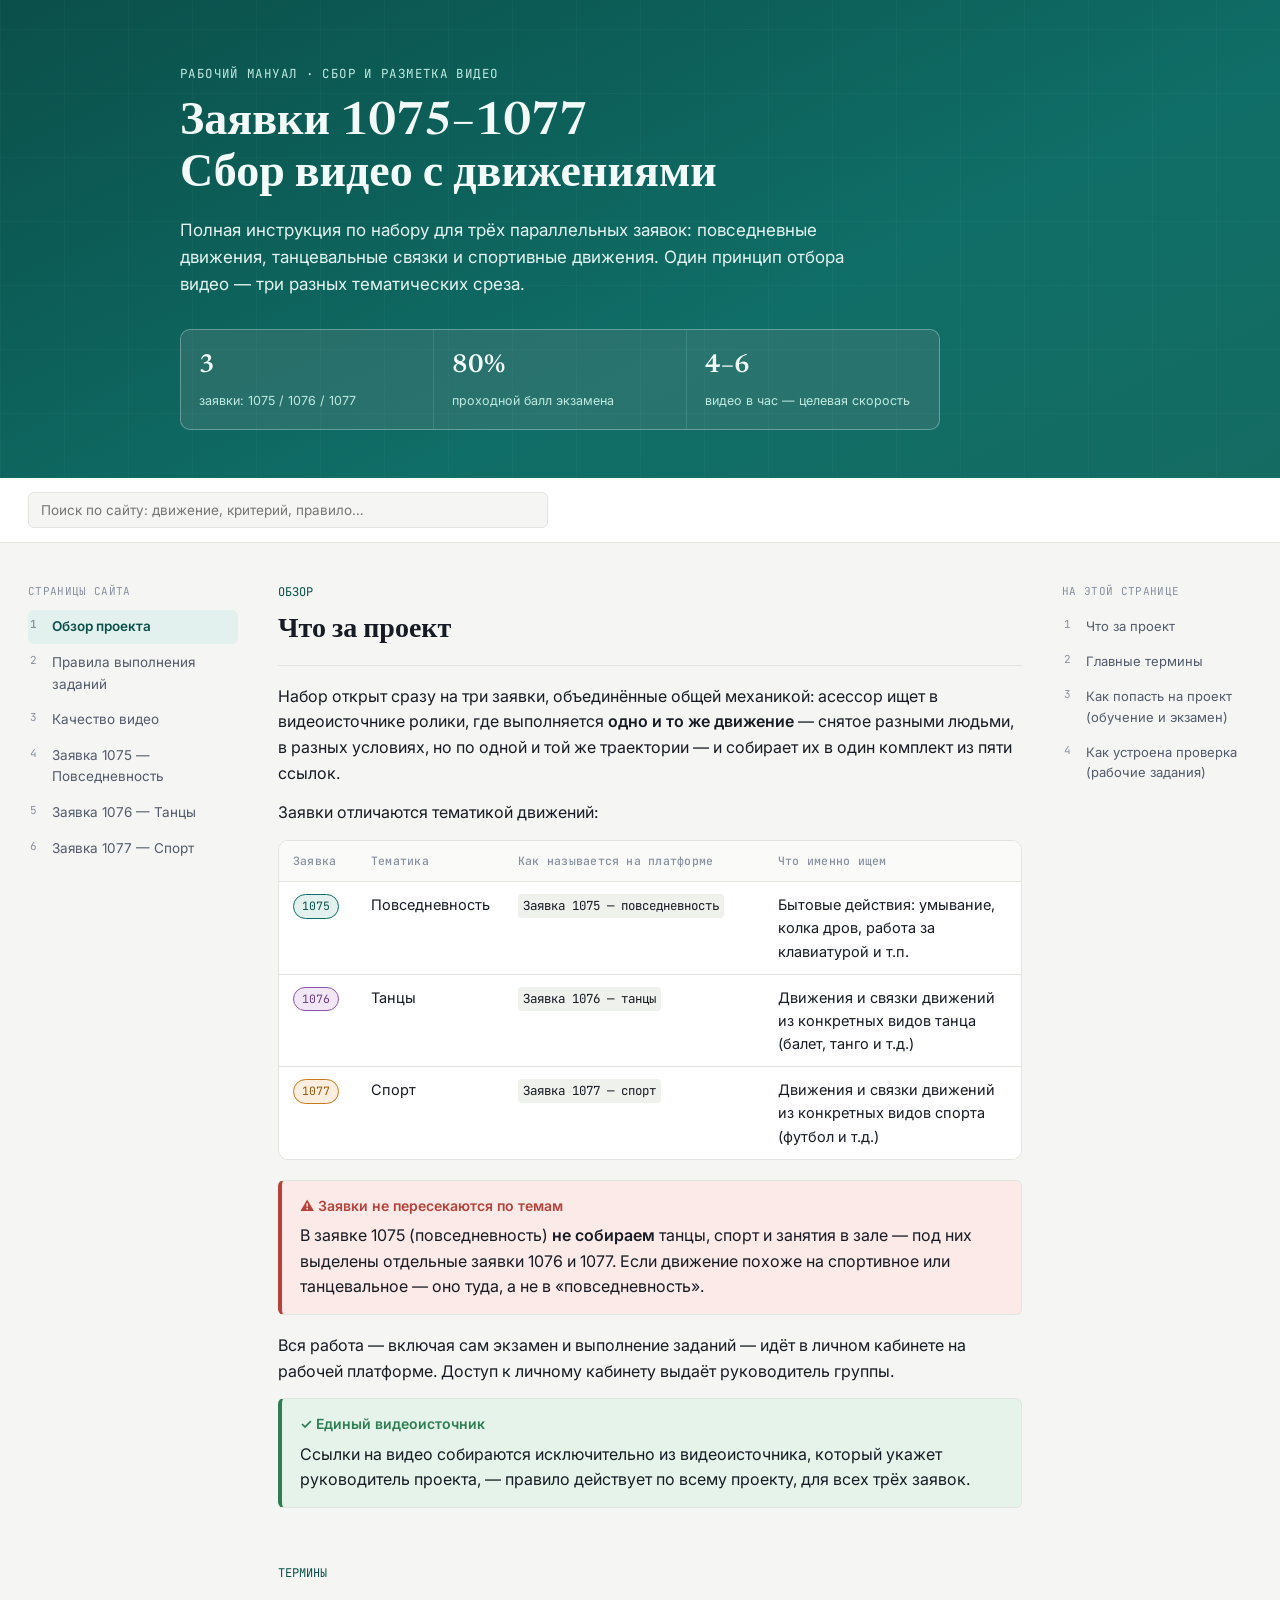
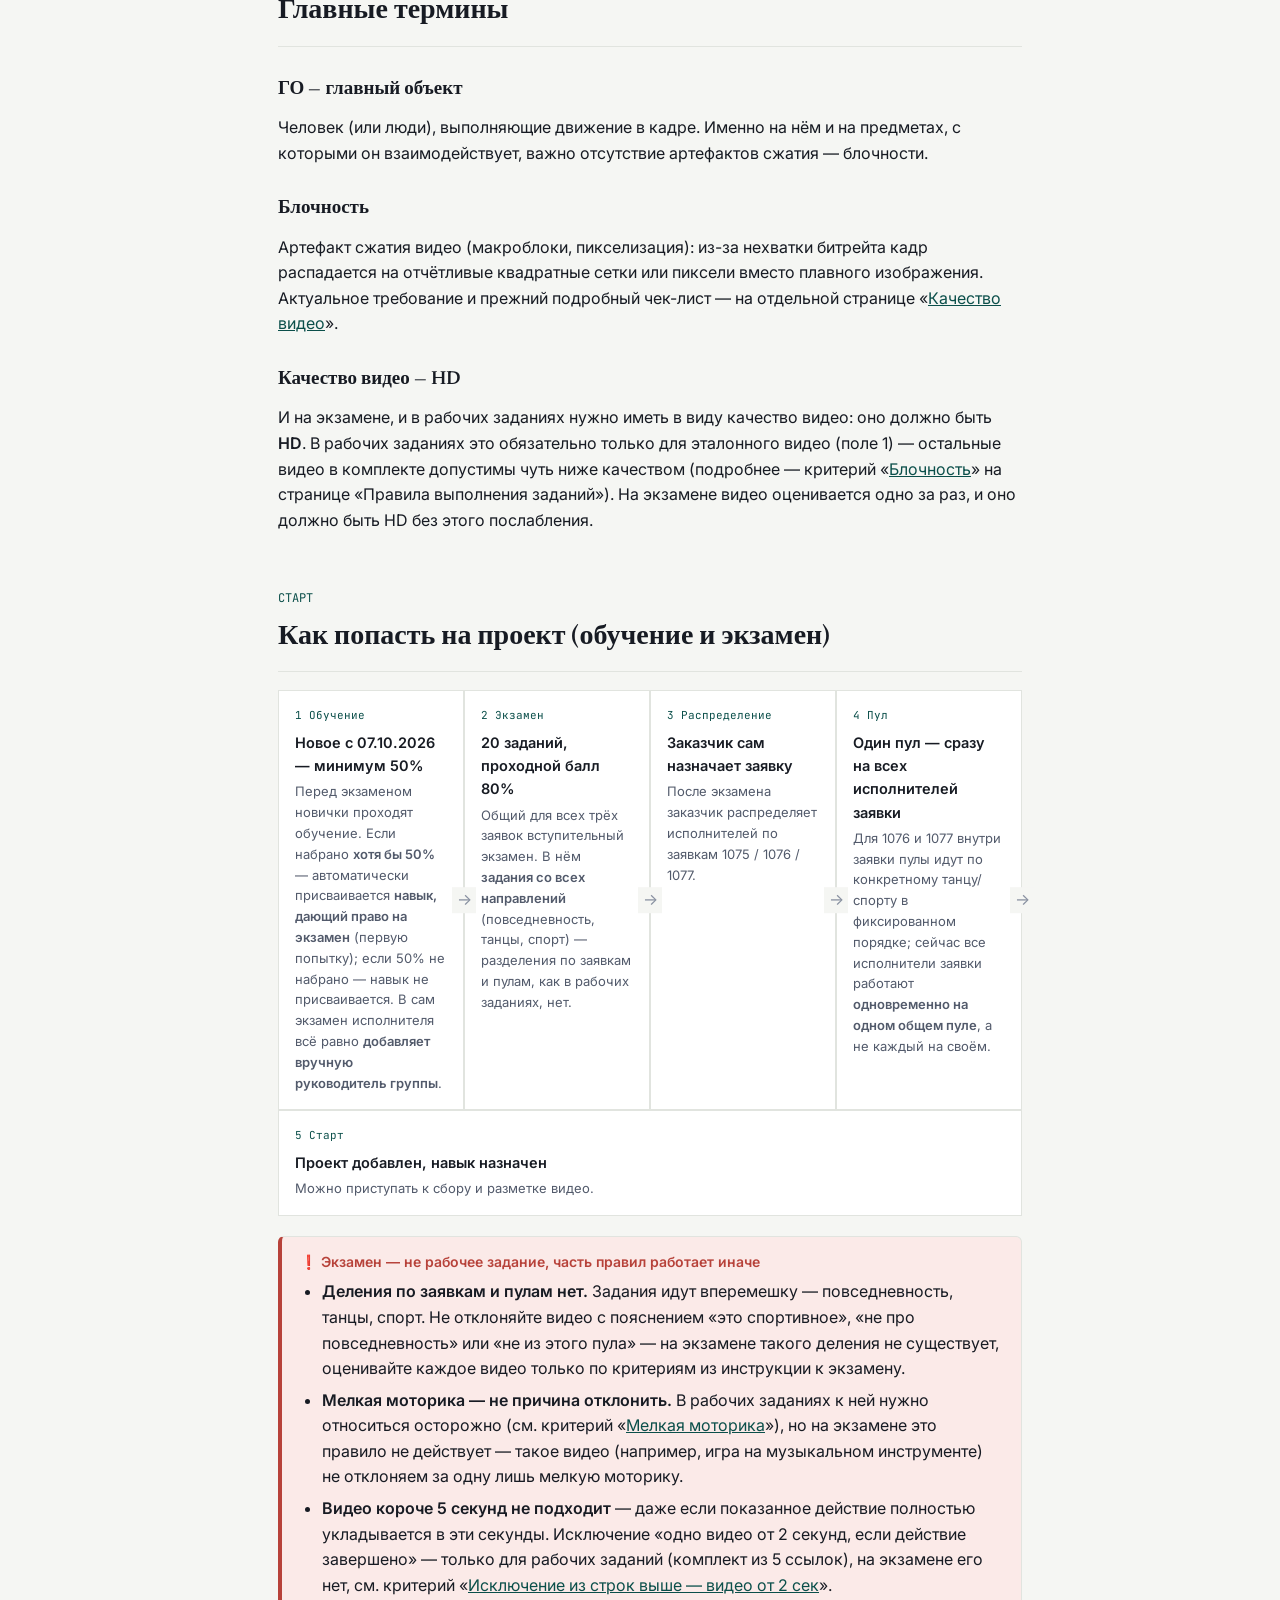
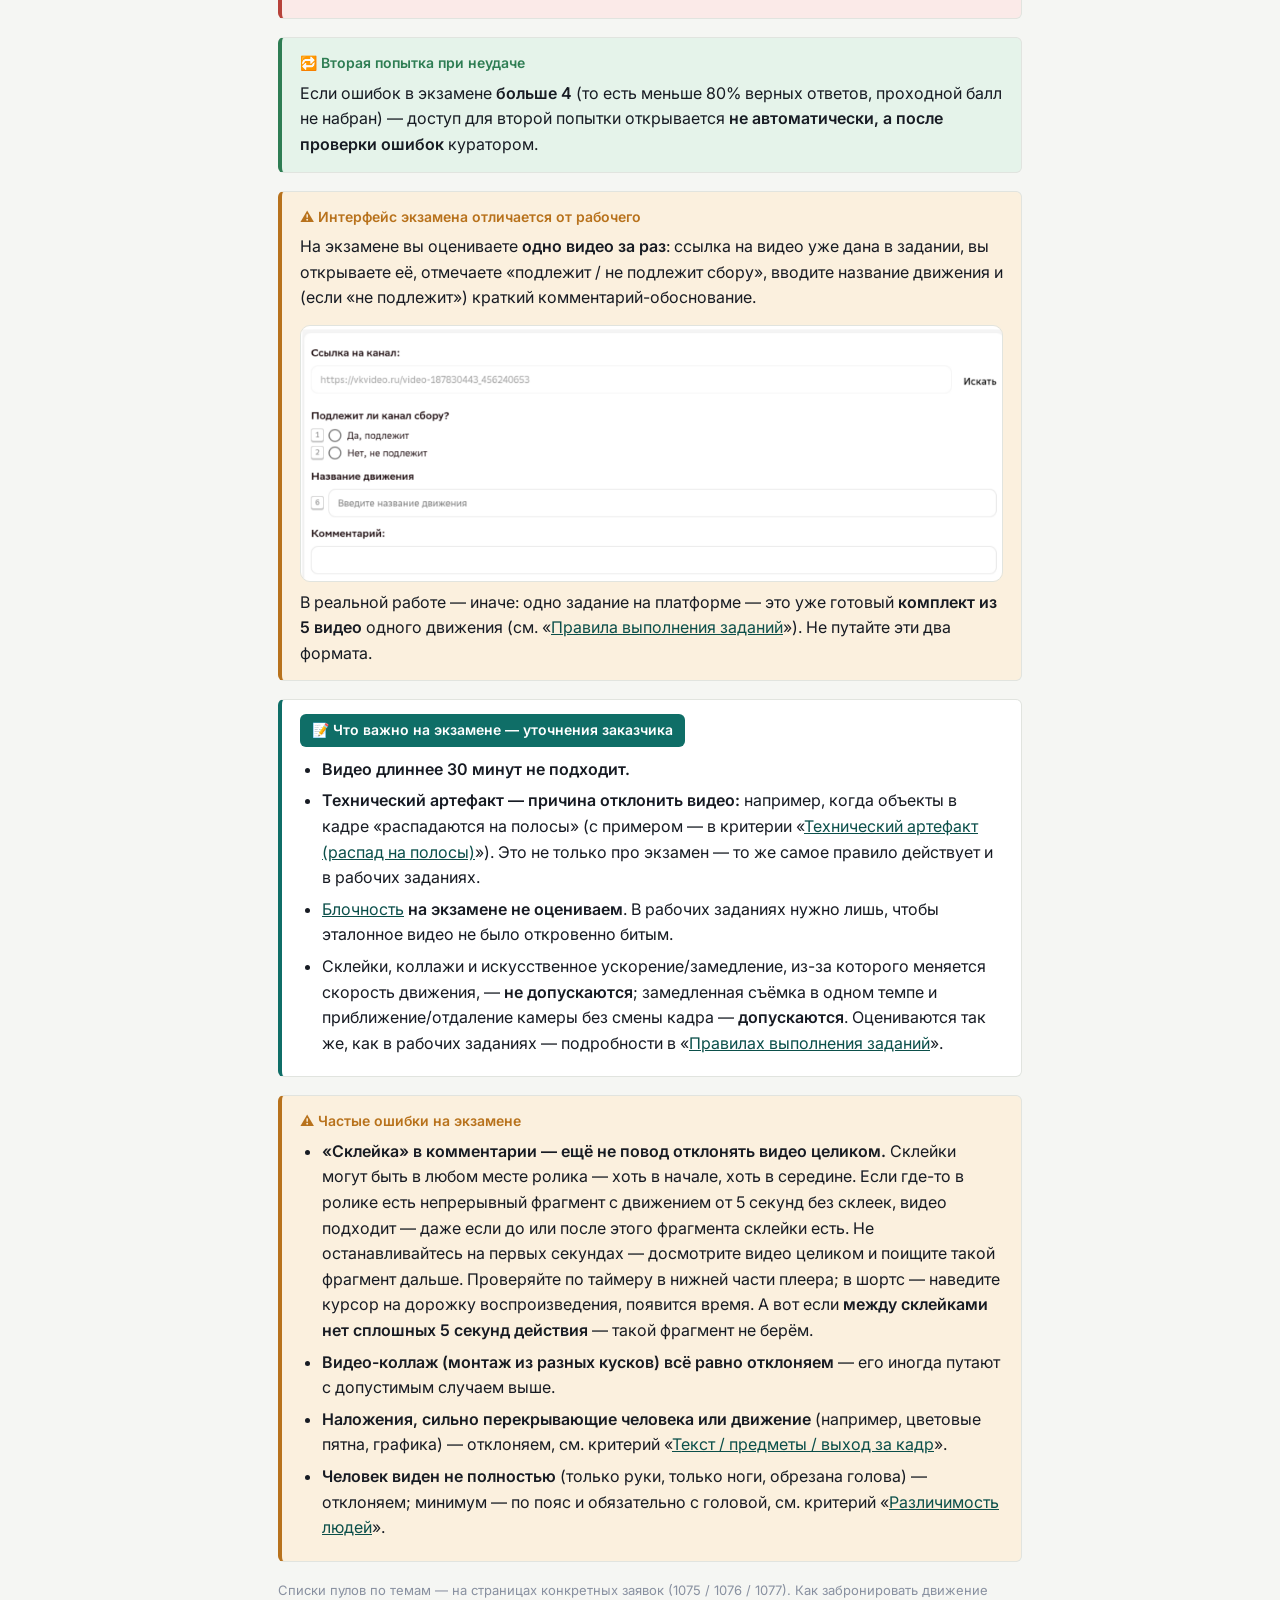
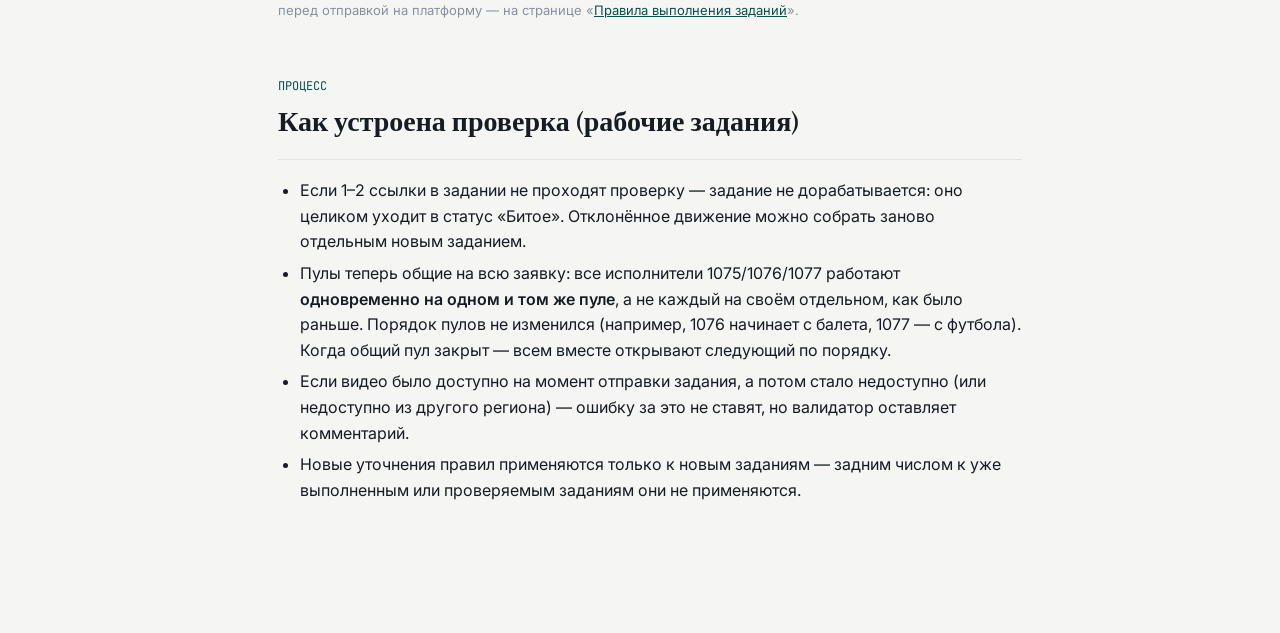
<file: site/index.html>
<!DOCTYPE html>
<html lang="ru">
<head>
<meta charset="UTF-8">
<meta http-equiv="refresh" content="0; url=overview.html">
<link rel="canonical" href="overview.html">
<title>Заявки 1075–1077 · Движения</title>
</head>
<body>
<p>Переход на <a href="overview.html">страницу «Обзор проекта»</a>…</p>
</body>
</html>
</file>
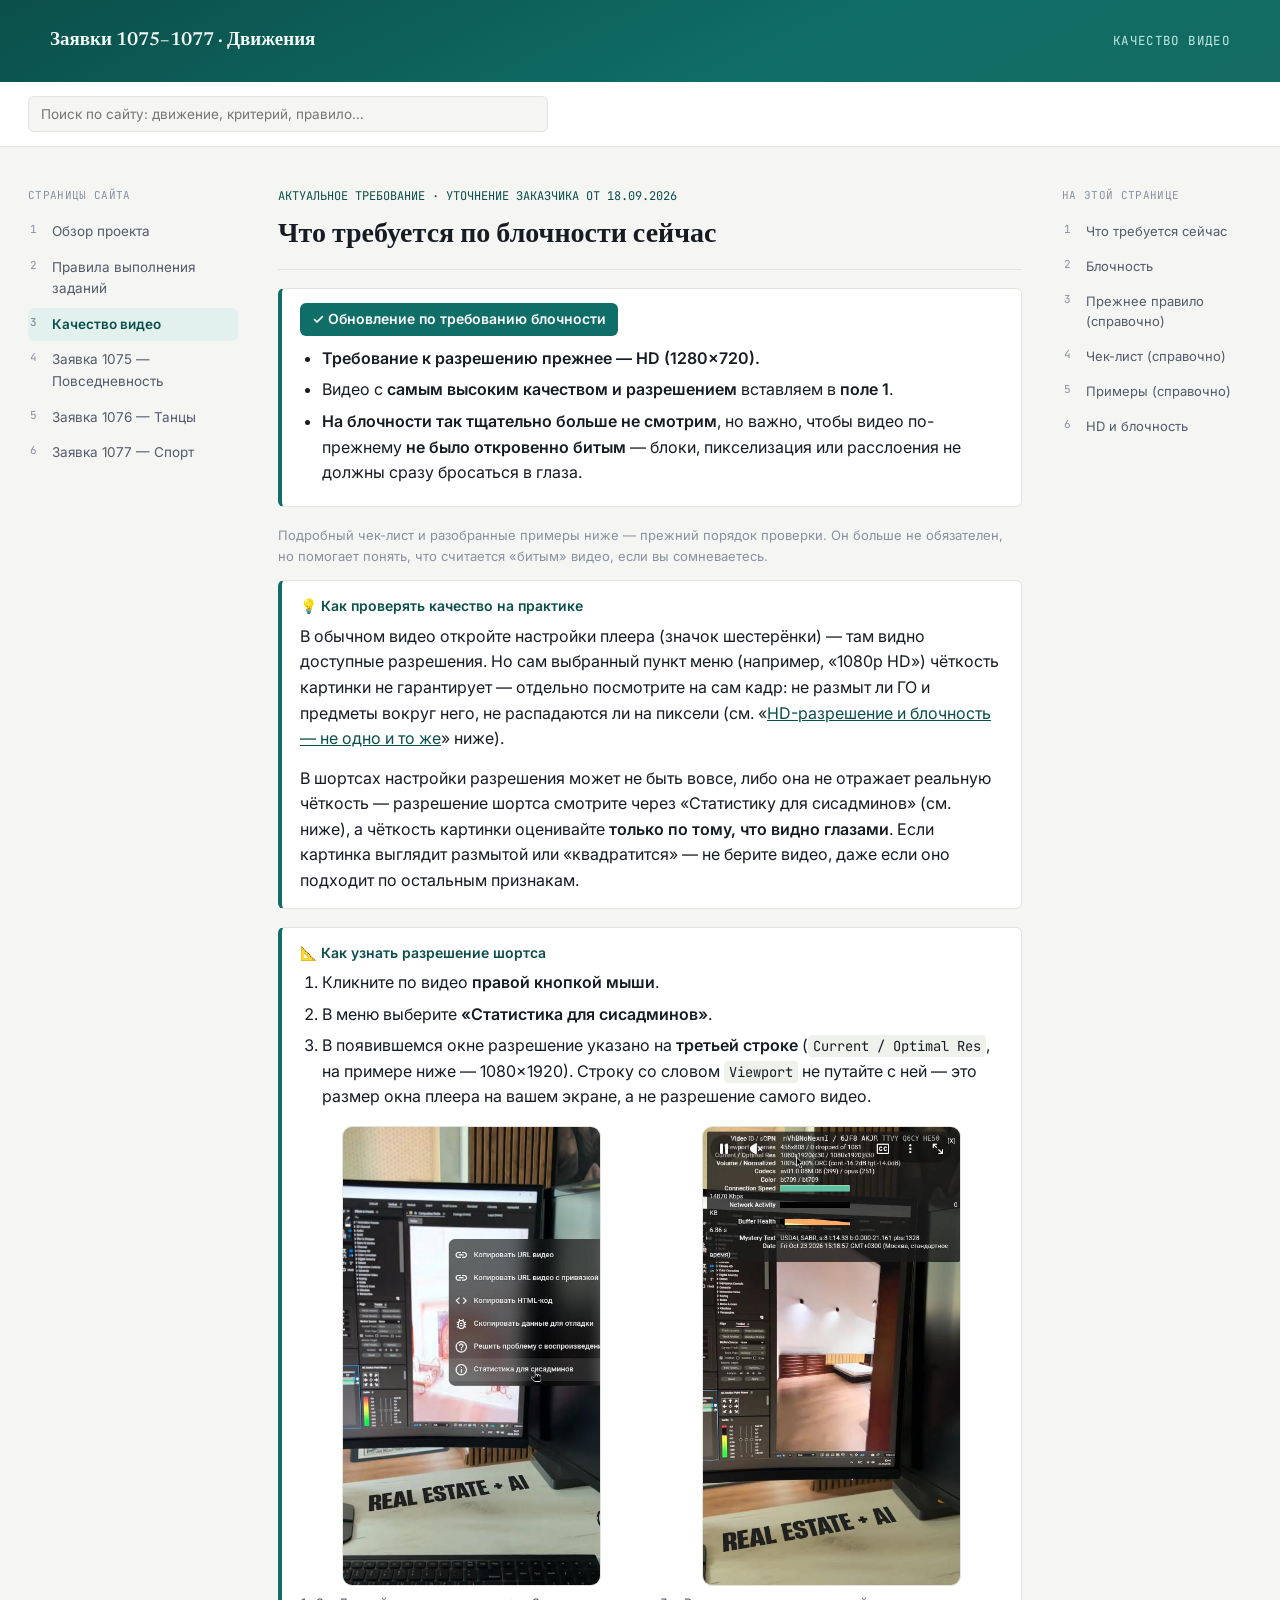
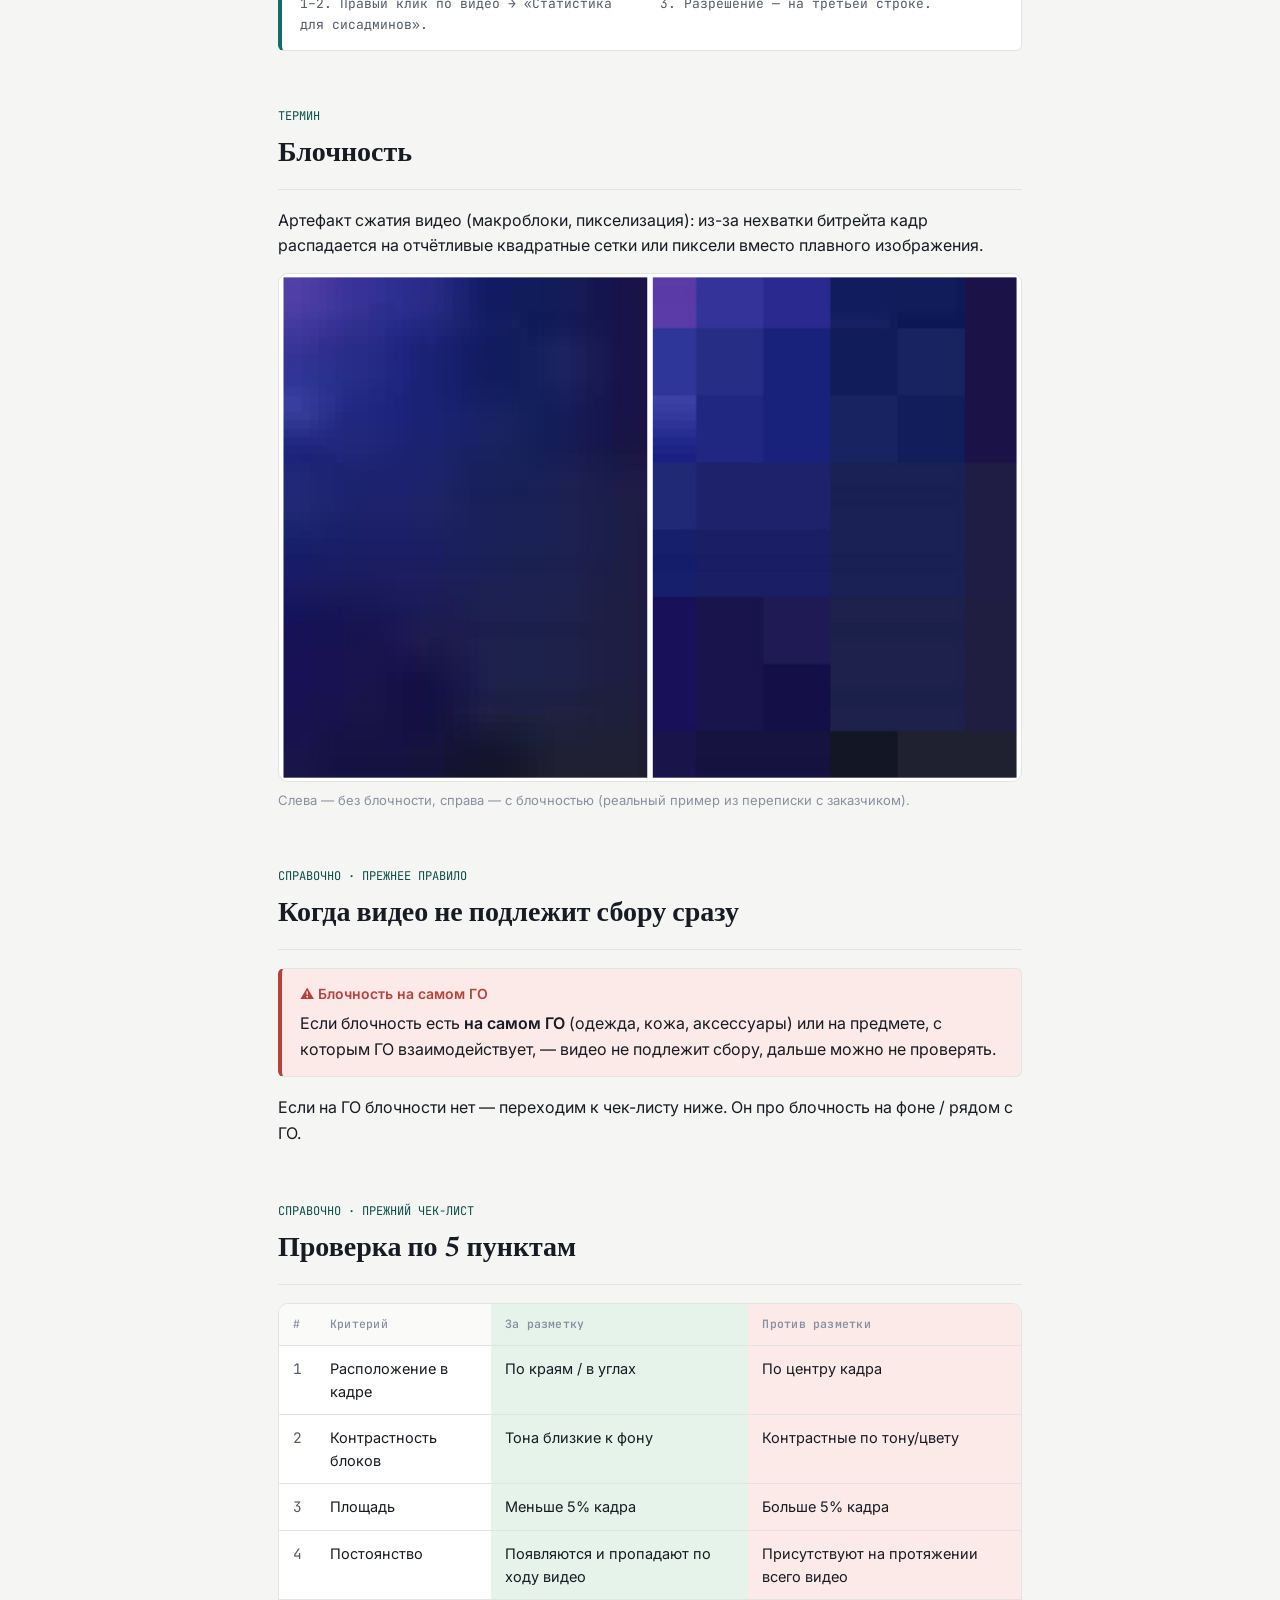
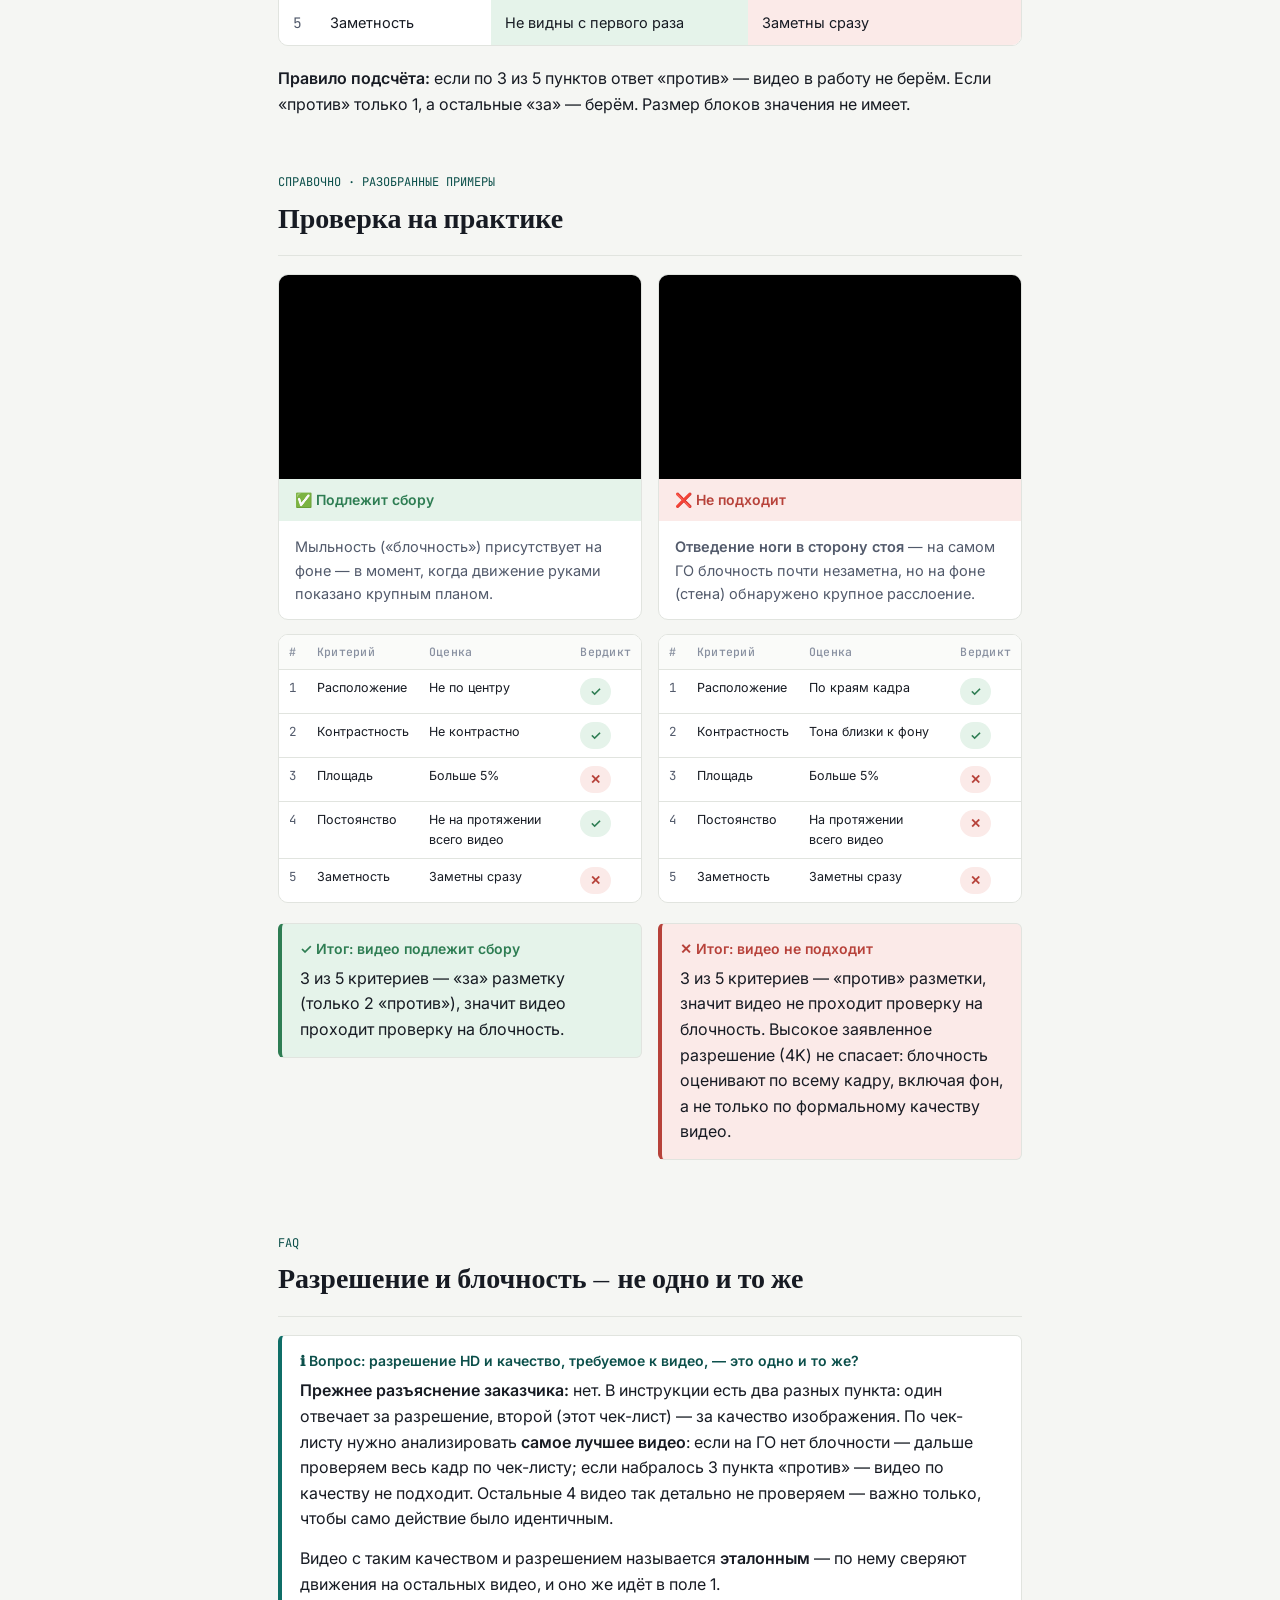
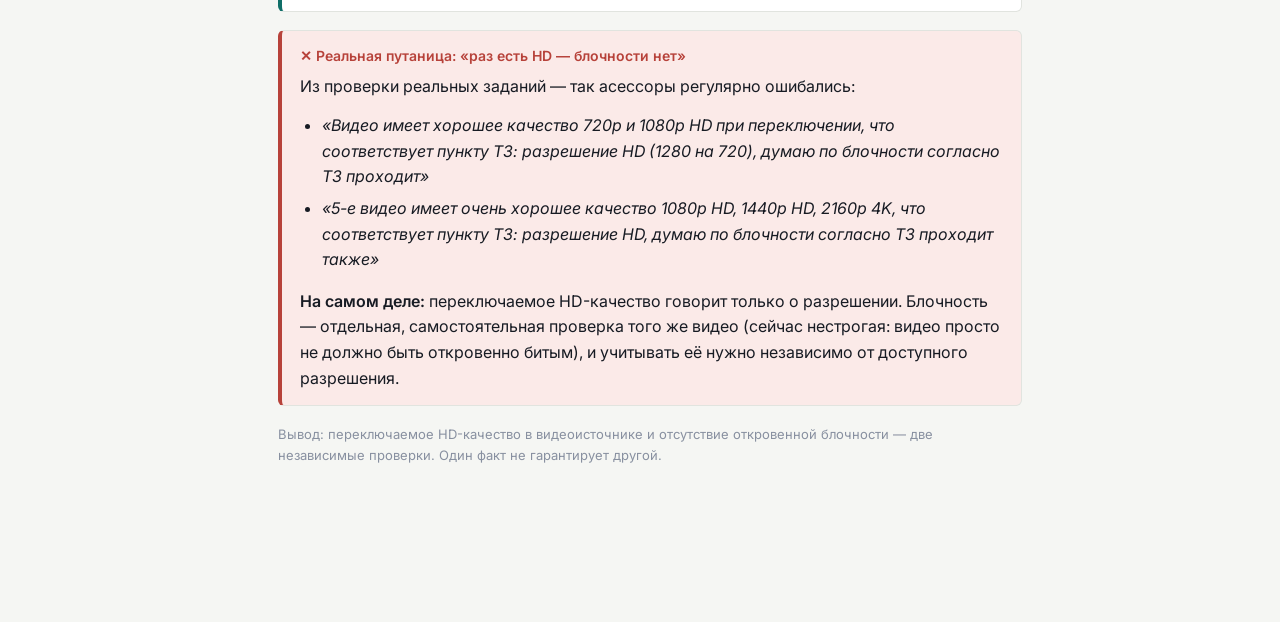
<file: site/blockiness.html>
<!DOCTYPE html>
<html lang="ru">
<head>
<meta charset="UTF-8">
<meta name="viewport" content="width=device-width, initial-scale=1.0">
<title>Качество видео · Заявки 1075–1077</title>
<link rel="preconnect" href="https://fonts.googleapis.com">
<link href="https://fonts.googleapis.com/css2?family=Newsreader:ital,opsz,wght@0,6..72,400;0,6..72,500;0,6..72,600;0,6..72,700;1,6..72,500&family=Inter:wght@400;500;600;700&family=JetBrains+Mono:wght@500&display=swap" rel="stylesheet">
<link rel="stylesheet" href="assets/style.css">
</head>
<body>

<header class="page-header">
  <div class="page-header-inner">
    <a class="brand" href="overview.html">Заявки 1075–1077 · Движения</a>
    <span class="page-title">КАЧЕСТВО ВИДЕО</span>
  </div>
</header>

<div class="search-bar">
  <div class="search-bar-inner">
    <input type="search" id="site-search-input" class="search-input" placeholder="Поиск по сайту: движение, критерий, правило…" autocomplete="off" aria-label="Поиск по сайту">
    <div id="site-search-results" class="search-results" role="listbox" hidden></div>
  </div>
</div>

<div class="layout">
  <nav class="toc site-nav" aria-label="Страницы сайта">
    <div class="toc-title">СТРАНИЦЫ САЙТА</div>
    <ol>
      <li><a href="overview.html">Обзор проекта</a></li>
      <li><a href="criteria.html">Правила выполнения заданий</a></li>
      <li><a href="blockiness.html" class="active">Качество видео</a></li>
      <li><a href="request-1075.html">Заявка 1075 — Повседневность</a></li>
      <li><a href="request-1076.html">Заявка 1076 — Танцы</a></li>
      <li><a href="request-1077.html">Заявка 1077 — Спорт</a></li>
    </ol>
  </nav>

  <main>

    <section id="requirement">
      <p class="eyebrow">АКТУАЛЬНОЕ ТРЕБОВАНИЕ · УТОЧНЕНИЕ ЗАКАЗЧИКА ОТ 18.09.2026</p>
      <h2>Что требуется по блочности сейчас</h2>
      <div class="callout info">
        <div class="callout-title hl">✓ Обновление по требованию блочности</div>
        <ul style="margin-bottom:0;">
          <li><strong>Требование к разрешению прежнее — HD (1280×720).</strong></li>
          <li>Видео с <strong>самым высоким качеством и разрешением</strong> вставляем в <strong>поле 1</strong>.</li>
          <li><strong>На блочности так тщательно больше не смотрим</strong>, но важно, чтобы видео по-прежнему <strong>не было откровенно битым</strong> — блоки, пикселизация или расслоения не должны сразу бросаться в глаза.</li>
        </ul>
      </div>
      <p class="quiet">Подробный чек-лист и разобранные примеры ниже — прежний порядок проверки. Он больше не обязателен, но помогает понять, что считается «битым» видео, если вы сомневаетесь.</p>

      <div class="callout info">
        <div class="callout-title">💡 Как проверять качество на практике</div>
        <p>В обычном видео откройте настройки плеера (значок шестерёнки) — там видно доступные разрешения. Но сам выбранный пункт меню (например, «1080p HD») чёткость картинки не гарантирует — отдельно посмотрите на сам кадр: не размыт ли ГО и предметы вокруг него, не распадаются ли на пиксели (см. «<a href="#hd-vs-blockiness">HD-разрешение и блочность — не одно и то же</a>» ниже).</p>
        <p style="margin-bottom:0;">В шортсах настройки разрешения может не быть вовсе, либо она не отражает реальную чёткость — разрешение шортса смотрите через «Статистику для сисадминов» (см. ниже), а чёткость картинки оценивайте <strong>только по тому, что видно глазами</strong>. Если картинка выглядит размытой или «квадратится» — не берите видео, даже если оно подходит по остальным признакам.</p>
      </div>

      <div class="callout info" id="shorts-resolution">
        <div class="callout-title">📐 Как узнать разрешение шортса</div>
        <ol>
          <li>Кликните по видео <strong>правой кнопкой мыши</strong>.</li>
          <li>В меню выберите <strong>«Статистика для сисадминов»</strong>.</li>
          <li>В появившемся окне разрешение указано на <strong>третьей строке</strong> (<code>Current / Optimal Res</code>, на примере ниже — 1080×1920). Строку со словом <code>Viewport</code> не путайте с ней — это размер окна плеера на вашем экране, а не разрешение самого видео.</li>
        </ol>
        <div class="example-grid" style="margin-bottom:0;">
          <figure style="margin:0;">
            <img src="assets/shorts-stats-menu.jpg" alt="Контекстное меню шортса: пункт «Статистика для сисадминов»" style="display:block; max-height:460px; width:auto; max-width:100%; margin:0 auto; border-radius:var(--radius-m); border:1px solid var(--line);">
            <figcaption class="img-caption">1–2. Правый клик по видео → «Статистика для сисадминов».</figcaption>
          </figure>
          <figure style="margin:0;">
            <img src="assets/shorts-stats-panel.jpg" alt="Окно статистики: на третьей строке указано разрешение видео" style="display:block; max-height:460px; width:auto; max-width:100%; margin:0 auto; border-radius:var(--radius-m); border:1px solid var(--line);">
            <figcaption class="img-caption">3. Разрешение — на третьей строке.</figcaption>
          </figure>
        </div>
      </div>
    </section>

    <section id="definition">
      <p class="eyebrow">ТЕРМИН</p>
      <h2>Блочность</h2>
      <p>Артефакт сжатия видео (макроблоки, пикселизация): из-за нехватки битрейта кадр распадается на отчётливые квадратные сетки или пиксели вместо плавного изображения.</p>
      <figure style="margin:0 0 8px;">
        <img src="assets/blockiness-comparison.png" alt="Слева — кадр без блочности, справа — кадр с блочностью" style="width:100%; display:block; border-radius:var(--radius-m); border:1px solid var(--line);">
      </figure>
      <p class="quiet">Слева — без блочности, справа — с блочностью (реальный пример из переписки с заказчиком).</p>
    </section>

    <section id="rule">
      <p class="eyebrow">СПРАВОЧНО · ПРЕЖНЕЕ ПРАВИЛО</p>
      <h2>Когда видео не подлежит сбору сразу</h2>
      <div class="callout danger">
        <div class="callout-title">⚠ Блочность на самом ГО</div>
        <p>Если блочность есть <strong>на самом ГО</strong> (одежда, кожа, аксессуары) или на предмете, с которым ГО взаимодействует, — видео не подлежит сбору, дальше можно не проверять.</p>
      </div>
      <p>Если на ГО блочности нет — переходим к чек-листу ниже. Он про блочность на фоне / рядом с ГО.</p>
    </section>

    <section id="checklist">
      <p class="eyebrow">СПРАВОЧНО · ПРЕЖНИЙ ЧЕК-ЛИСТ</p>
      <h2>Проверка по 5 пунктам</h2>
      <div class="table-wrap">
        <table>
          <thead><tr><th>#</th><th>Критерий</th><th class="za"><strong>За разметку</strong></th><th class="protiv"><strong>Против разметки</strong></th></tr></thead>
          <tbody>
            <tr><td class="num">1</td><td>Расположение в кадре</td><td class="za">По краям / в углах</td><td class="protiv">По центру кадра</td></tr>
            <tr><td class="num">2</td><td>Контрастность блоков</td><td class="za">Тона близкие к фону</td><td class="protiv">Контрастные по тону/цвету</td></tr>
            <tr><td class="num">3</td><td>Площадь</td><td class="za">Меньше 5% кадра</td><td class="protiv">Больше 5% кадра</td></tr>
            <tr><td class="num">4</td><td>Постоянство</td><td class="za">Появляются и пропадают по ходу видео</td><td class="protiv">Присутствуют на протяжении всего видео</td></tr>
            <tr><td class="num">5</td><td>Заметность</td><td class="za">Не видны с первого раза</td><td class="protiv">Заметны сразу</td></tr>
          </tbody>
        </table>
      </div>
      <p><strong>Правило подсчёта:</strong> если по 3 из 5 пунктов ответ «против» — видео в работу не берём. Если «против» только 1, а остальные «за» — берём. Размер блоков значения не имеет.</p>
    </section>

    <section id="worked-example">
      <p class="eyebrow">СПРАВОЧНО · РАЗОБРАННЫЕ ПРИМЕРЫ</p>
      <h2>Проверка на практике</h2>
      <div class="example-grid">
        <div>
          <div class="example-card pass" style="margin-bottom:14px;">
            <iframe class="media" src="https://www.youtube.com/embed/urwNlMY-8qQ" title="Приготовление еды на улице — пример проверки на блочность" allowfullscreen></iframe>
            <div class="status">✅ Подлежит сбору</div>
            <div class="body">
              <p>Мыльность («блочность») присутствует на фоне — в момент, когда движение руками показано крупным планом.</p>
            </div>
          </div>
          <div class="table-wrap compact">
            <table>
              <thead><tr><th>#</th><th>Критерий</th><th>Оценка</th><th>Вердикт</th></tr></thead>
              <tbody>
                <tr><td class="num">1</td><td>Расположение</td><td>Не по центру</td><td><span class="verdict za">✓</span></td></tr>
                <tr><td class="num">2</td><td>Контрастность</td><td>Не контрастно</td><td><span class="verdict za">✓</span></td></tr>
                <tr><td class="num">3</td><td>Площадь</td><td>Больше 5%</td><td><span class="verdict protiv">✕</span></td></tr>
                <tr><td class="num">4</td><td>Постоянство</td><td>Не на протяжении всего видео</td><td><span class="verdict za">✓</span></td></tr>
                <tr><td class="num">5</td><td>Заметность</td><td>Заметны сразу</td><td><span class="verdict protiv">✕</span></td></tr>
              </tbody>
            </table>
          </div>
          <div class="callout ok">
            <div class="callout-title">✓ Итог: видео подлежит сбору</div>
            <p>3 из 5 критериев — «за» разметку (только 2 «против»), значит видео проходит проверку на блочность.</p>
          </div>
        </div>

        <div>
          <div class="example-card fail" style="margin-bottom:14px;">
            <iframe class="media" src="https://www.youtube.com/embed/v_lq02RTL34" title="Пример проверки на блочность" allowfullscreen></iframe>
            <div class="status">❌ Не подходит</div>
            <div class="body">
              <p><strong>Отведение ноги в сторону стоя</strong> — на самом ГО блочность почти незаметна, но на фоне (стена) обнаружено крупное расслоение.</p>
            </div>
          </div>
          <div class="table-wrap compact">
            <table>
              <thead><tr><th>#</th><th>Критерий</th><th>Оценка</th><th>Вердикт</th></tr></thead>
              <tbody>
                <tr><td class="num">1</td><td>Расположение</td><td>По краям кадра</td><td><span class="verdict za">✓</span></td></tr>
                <tr><td class="num">2</td><td>Контрастность</td><td>Тона близки к фону</td><td><span class="verdict za">✓</span></td></tr>
                <tr><td class="num">3</td><td>Площадь</td><td>Больше 5%</td><td><span class="verdict protiv">✕</span></td></tr>
                <tr><td class="num">4</td><td>Постоянство</td><td>На протяжении всего видео</td><td><span class="verdict protiv">✕</span></td></tr>
                <tr><td class="num">5</td><td>Заметность</td><td>Заметны сразу</td><td><span class="verdict protiv">✕</span></td></tr>
              </tbody>
            </table>
          </div>
          <div class="callout danger">
            <div class="callout-title">✕ Итог: видео не подходит</div>
            <p>3 из 5 критериев — «против» разметки, значит видео не проходит проверку на блочность. Высокое заявленное разрешение (4K) не спасает: блочность оценивают по всему кадру, включая фон, а не только по формальному качеству видео.</p>
          </div>
        </div>
      </div>
    </section>

    <section id="hd-vs-blockiness">
      <p class="eyebrow">FAQ</p>
      <h2>Разрешение и блочность — не одно и то же</h2>
      <div class="callout info">
        <div class="callout-title">ℹ Вопрос: разрешение HD и качество, требуемое к видео, — это одно и то же?</div>
        <p><strong>Прежнее разъяснение заказчика:</strong> нет. В инструкции есть два разных пункта: один отвечает за разрешение, второй (этот чек-лист) — за качество изображения. По чек-листу нужно анализировать <strong>самое лучшее видео</strong>: если на ГО нет блочности — дальше проверяем весь кадр по чек-листу; если набралось 3 пункта «против» — видео по качеству не подходит. Остальные 4 видео так детально не проверяем — важно только, чтобы само действие было идентичным.</p>
        <p>Видео с таким качеством и разрешением называется <strong>эталонным</strong> — по нему сверяют движения на остальных видео, и оно же идёт в поле 1.</p>
      </div>

      <div class="callout danger">
        <div class="callout-title">✕ Реальная путаница: «раз есть HD — блочности нет»</div>
        <p>Из проверки реальных заданий — так асессоры регулярно ошибались:</p>
        <ul>
          <li><em>«Видео имеет хорошее качество 720p и 1080p HD при переключении, что соответствует пункту ТЗ: разрешение HD (1280 на 720), думаю по блочности согласно ТЗ проходит»</em></li>
          <li><em>«5-е видео имеет очень хорошее качество 1080p HD, 1440p HD, 2160p 4K, что соответствует пункту ТЗ: разрешение HD, думаю по блочности согласно ТЗ проходит также»</em></li>
        </ul>
        <p style="margin-bottom:0;"><strong>На самом деле:</strong> переключаемое HD-качество говорит только о разрешении. Блочность — отдельная, самостоятельная проверка того же видео (сейчас нестрогая: видео просто не должно быть откровенно битым), и учитывать её нужно независимо от доступного разрешения.</p>
      </div>

      <p class="quiet">Вывод: переключаемое HD-качество в видеоисточнике и отсутствие откровенной блочности — две независимые проверки. Один факт не гарантирует другой.</p>
    </section>

  </main>

  <nav class="toc page-nav" aria-label="На этой странице">
    <div class="toc-title">НА ЭТОЙ СТРАНИЦЕ</div>
    <ol>
      <li><a href="#requirement">Что требуется сейчас</a></li>
      <li><a href="#definition">Блочность</a></li>
      <li><a href="#rule">Прежнее правило (справочно)</a></li>
      <li><a href="#checklist">Чек-лист (справочно)</a></li>
      <li><a href="#worked-example">Примеры (справочно)</a></li>
      <li><a href="#hd-vs-blockiness">HD и блочность</a></li>
    </ol>
  </nav>
</div>

<script src="assets/search-index.js"></script>
<script src="assets/search.js" defer></script>
</body>
</html>
</file>
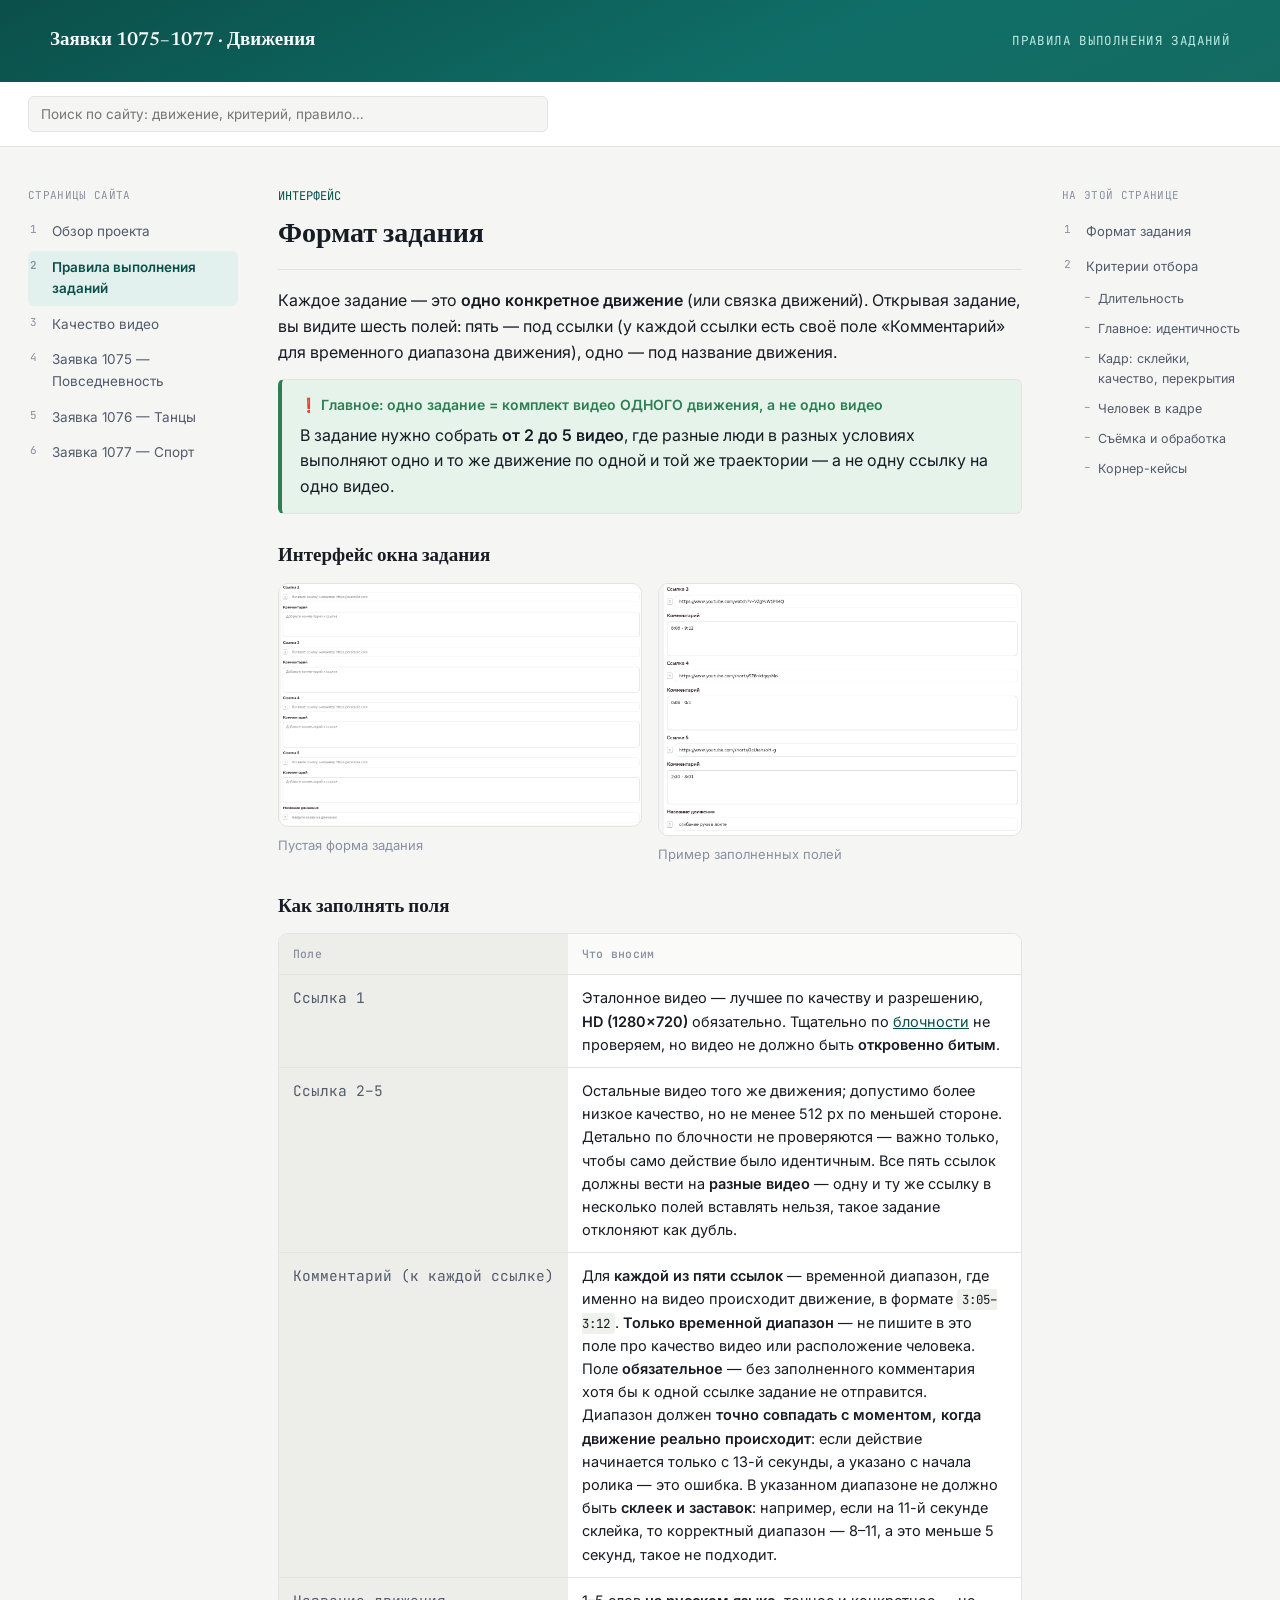
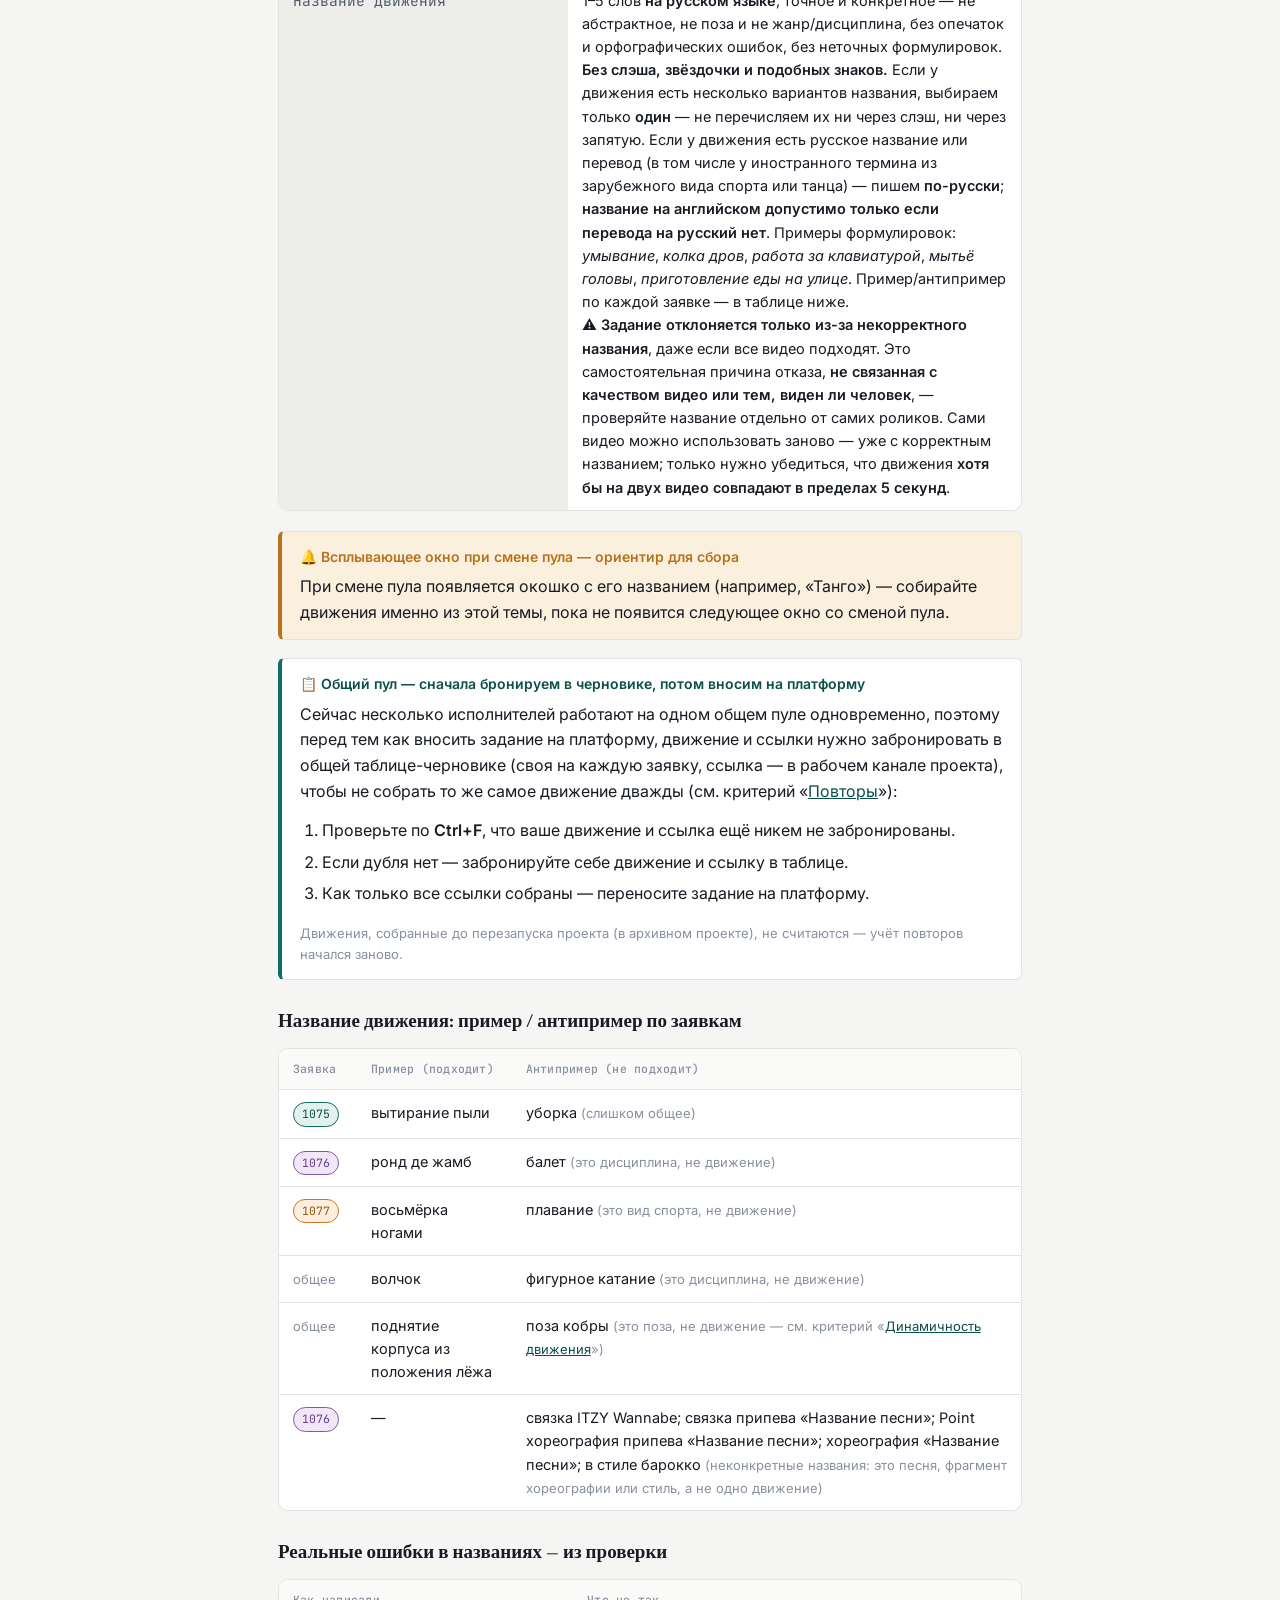
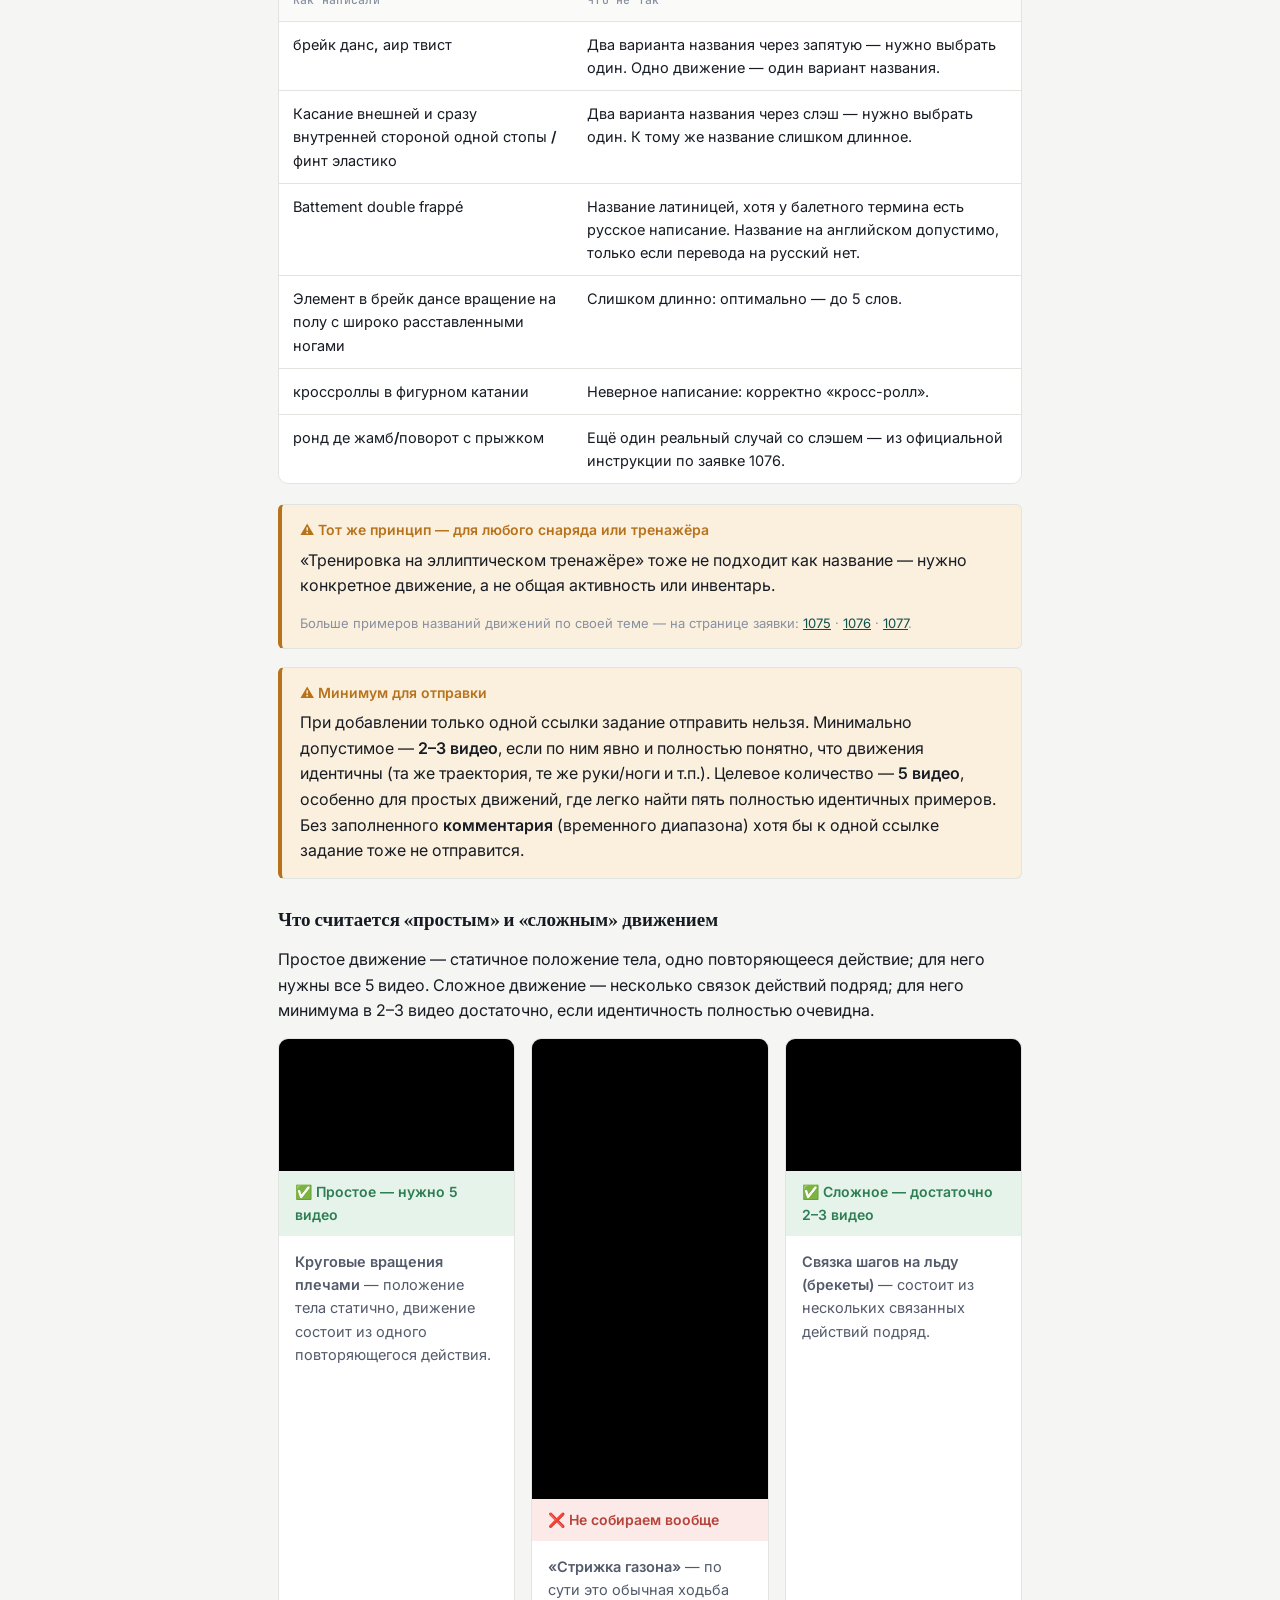
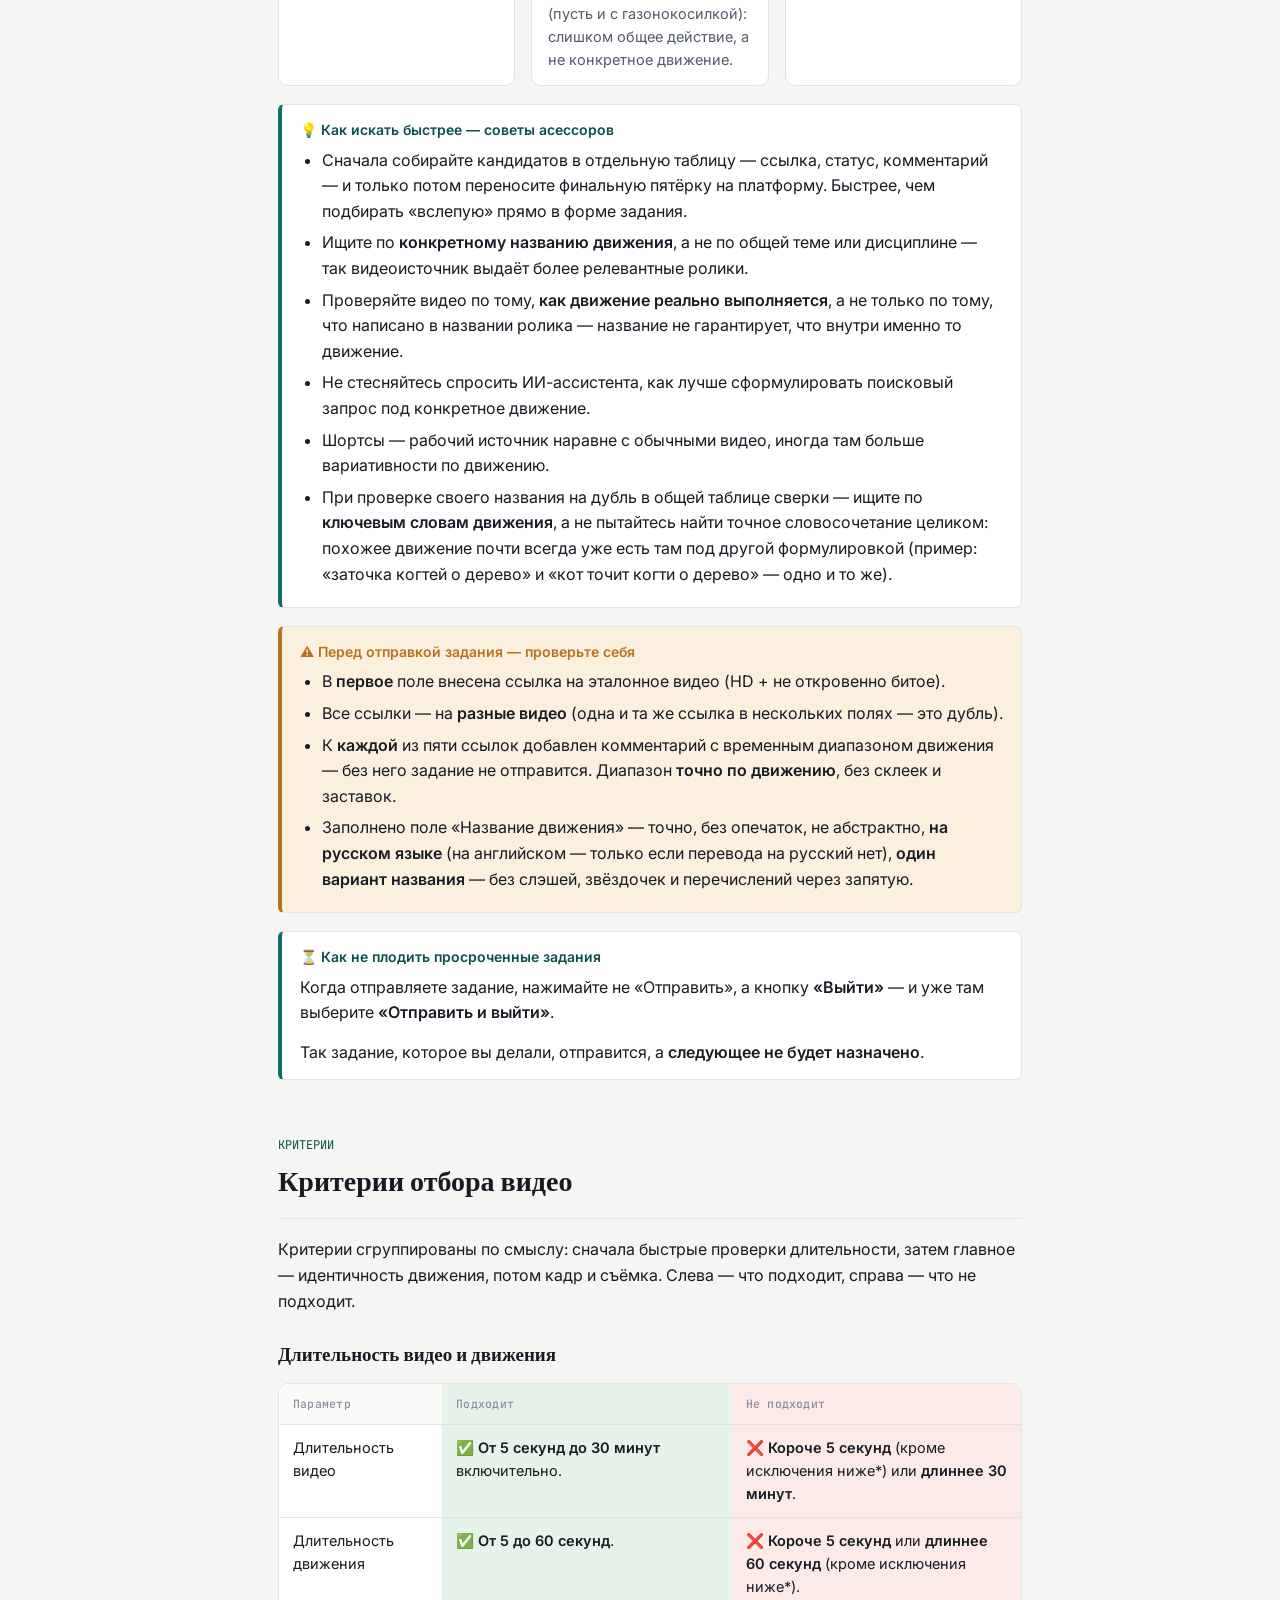
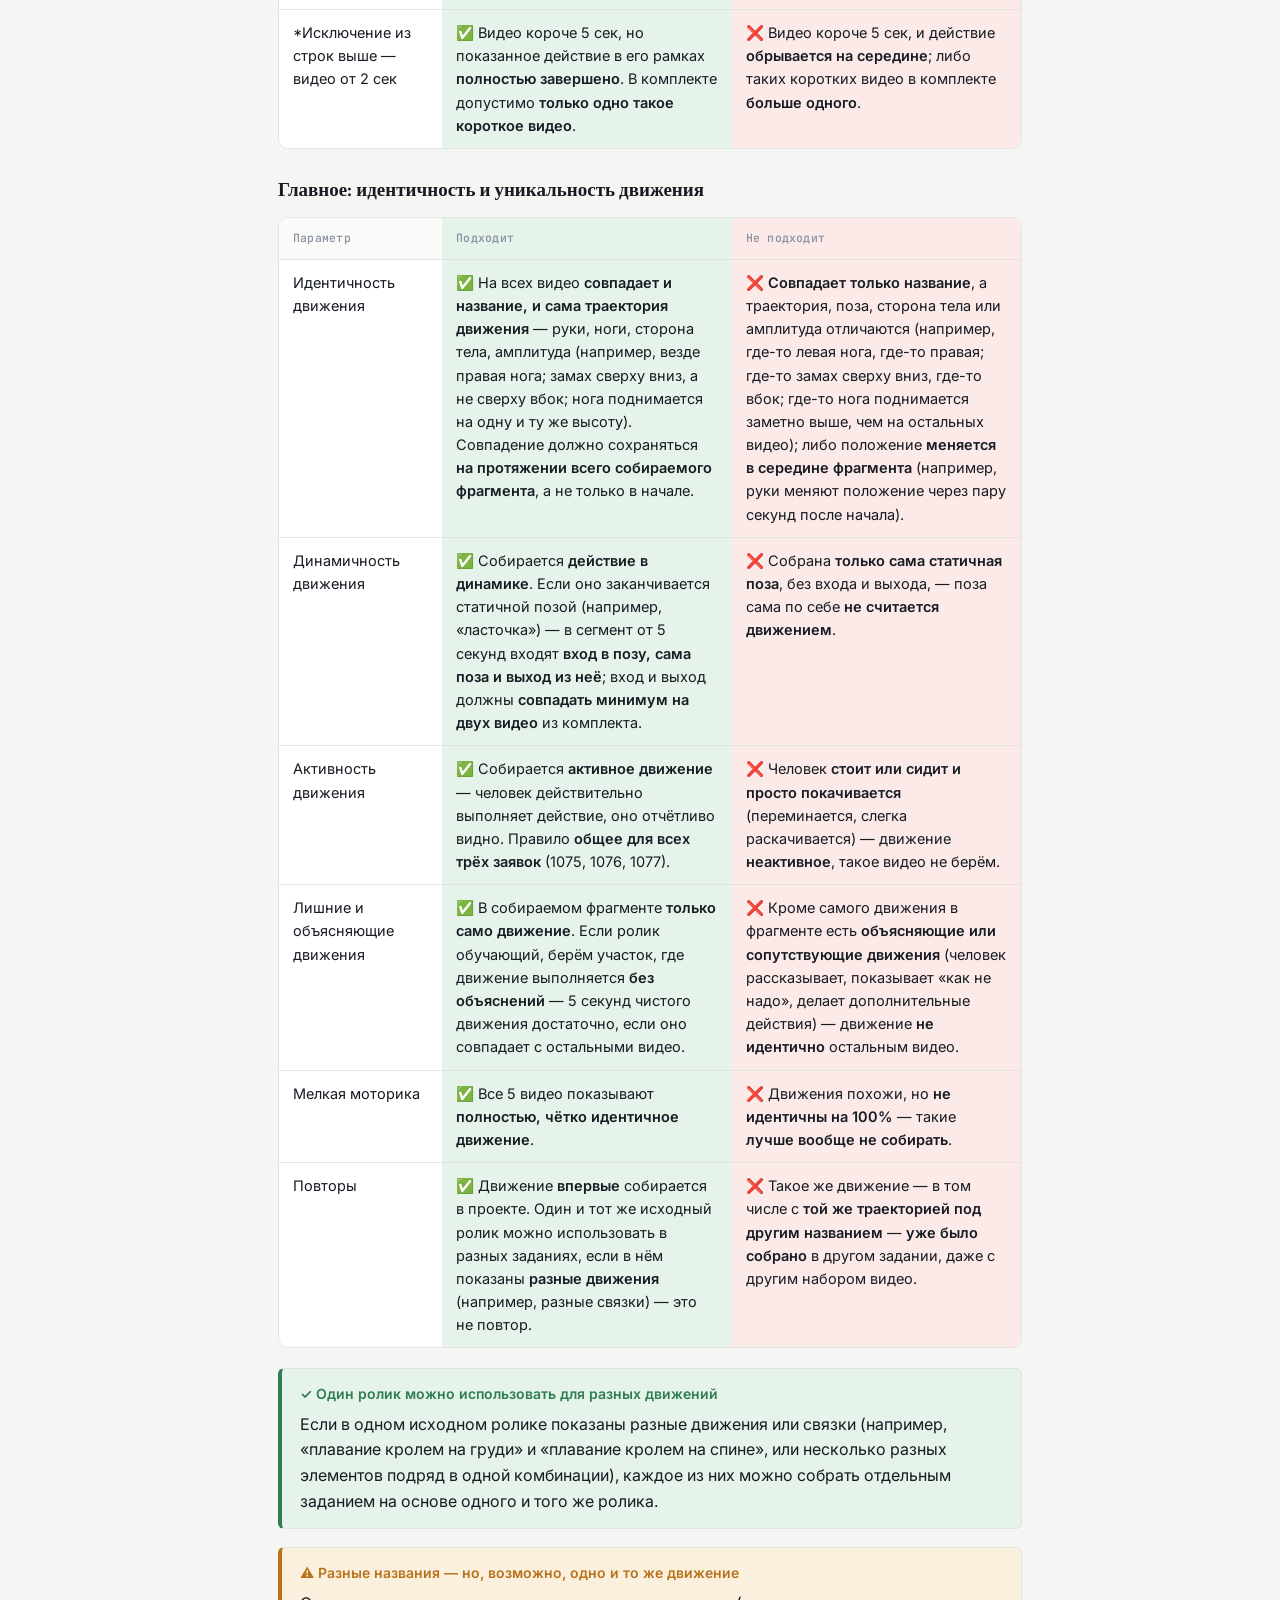
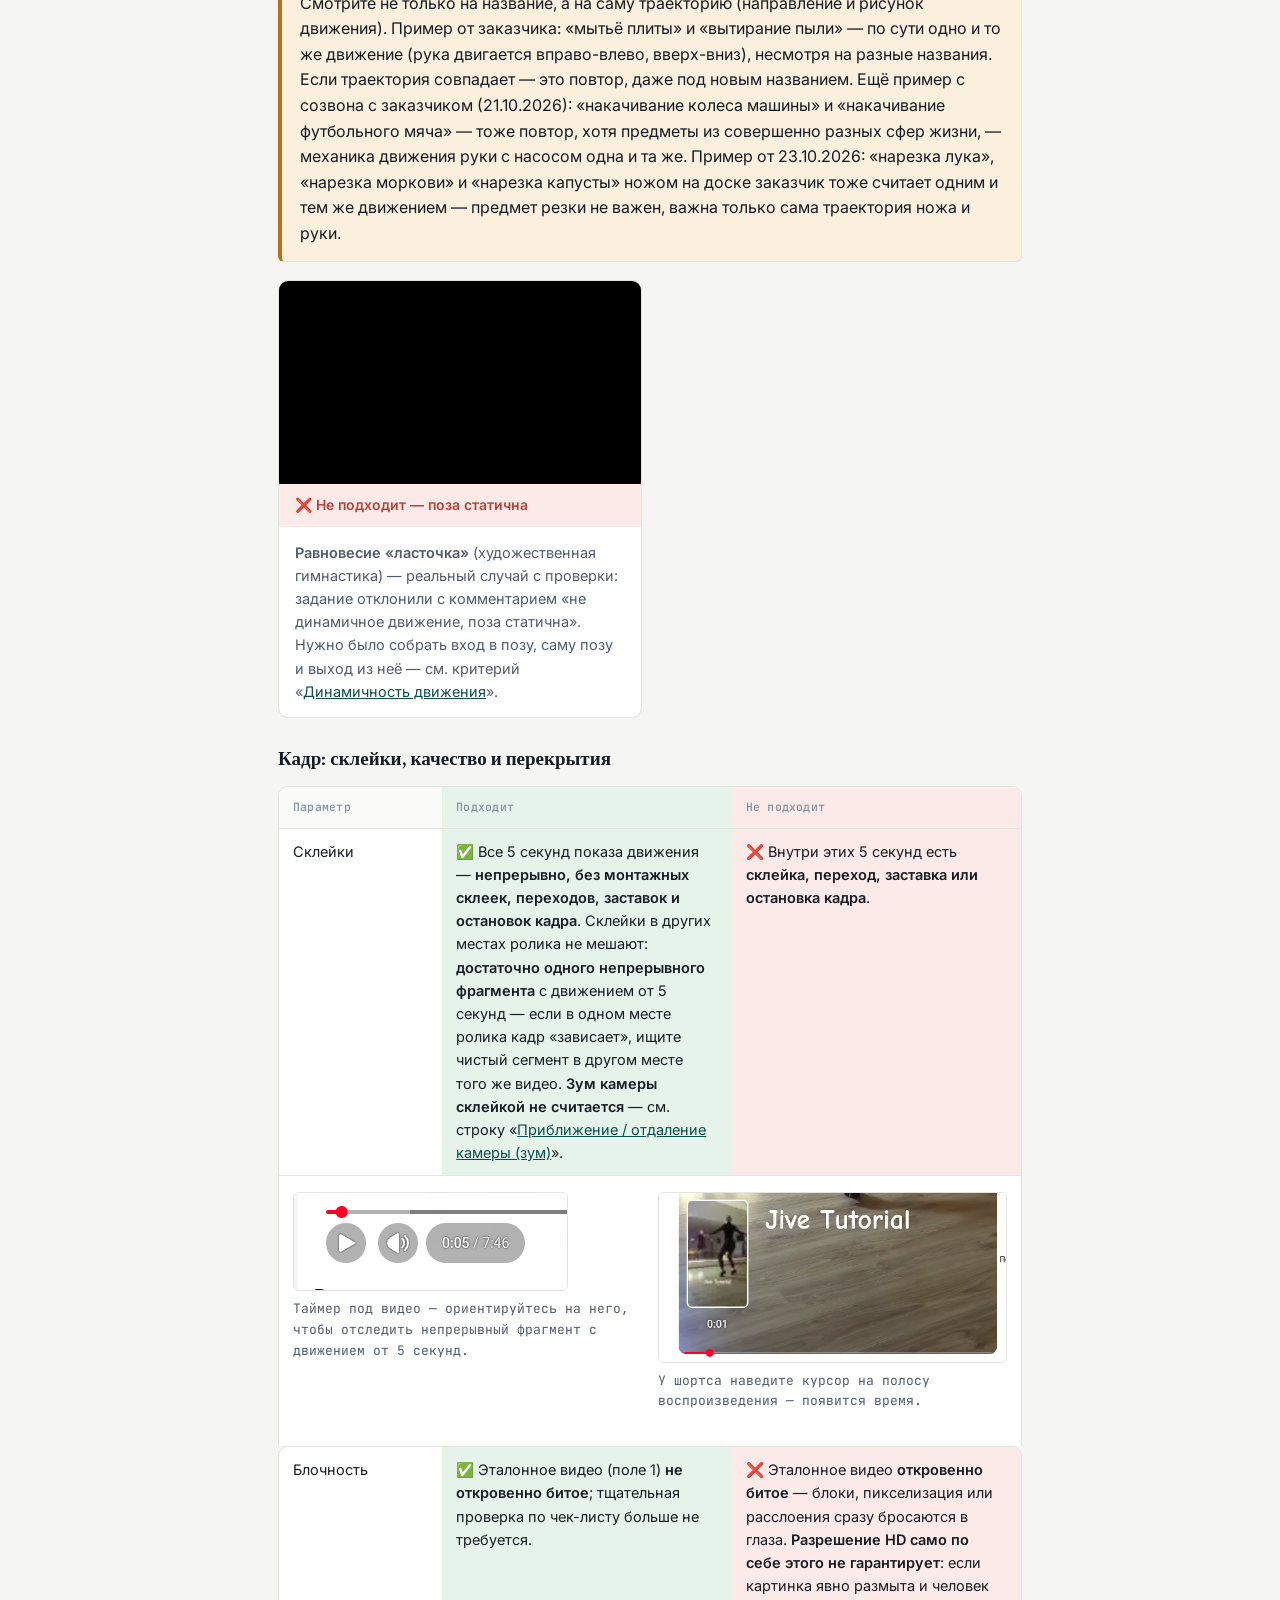
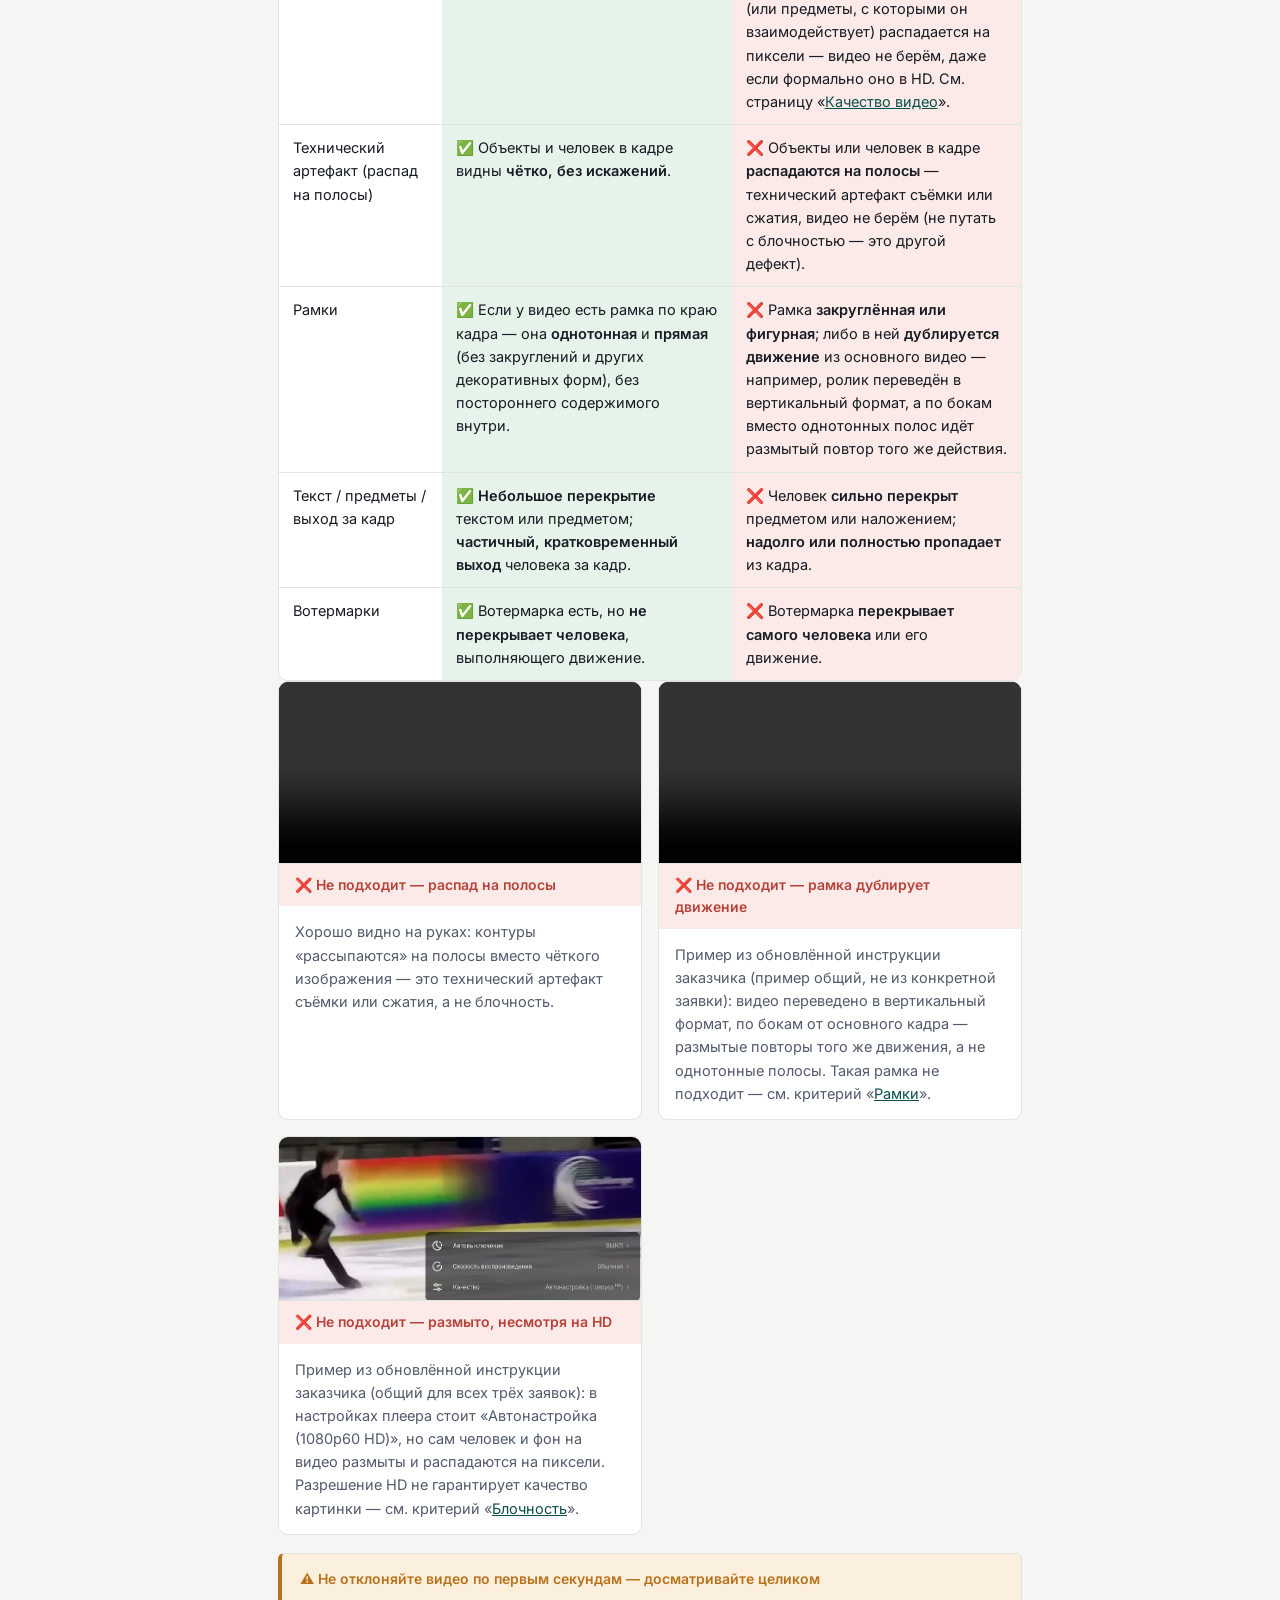
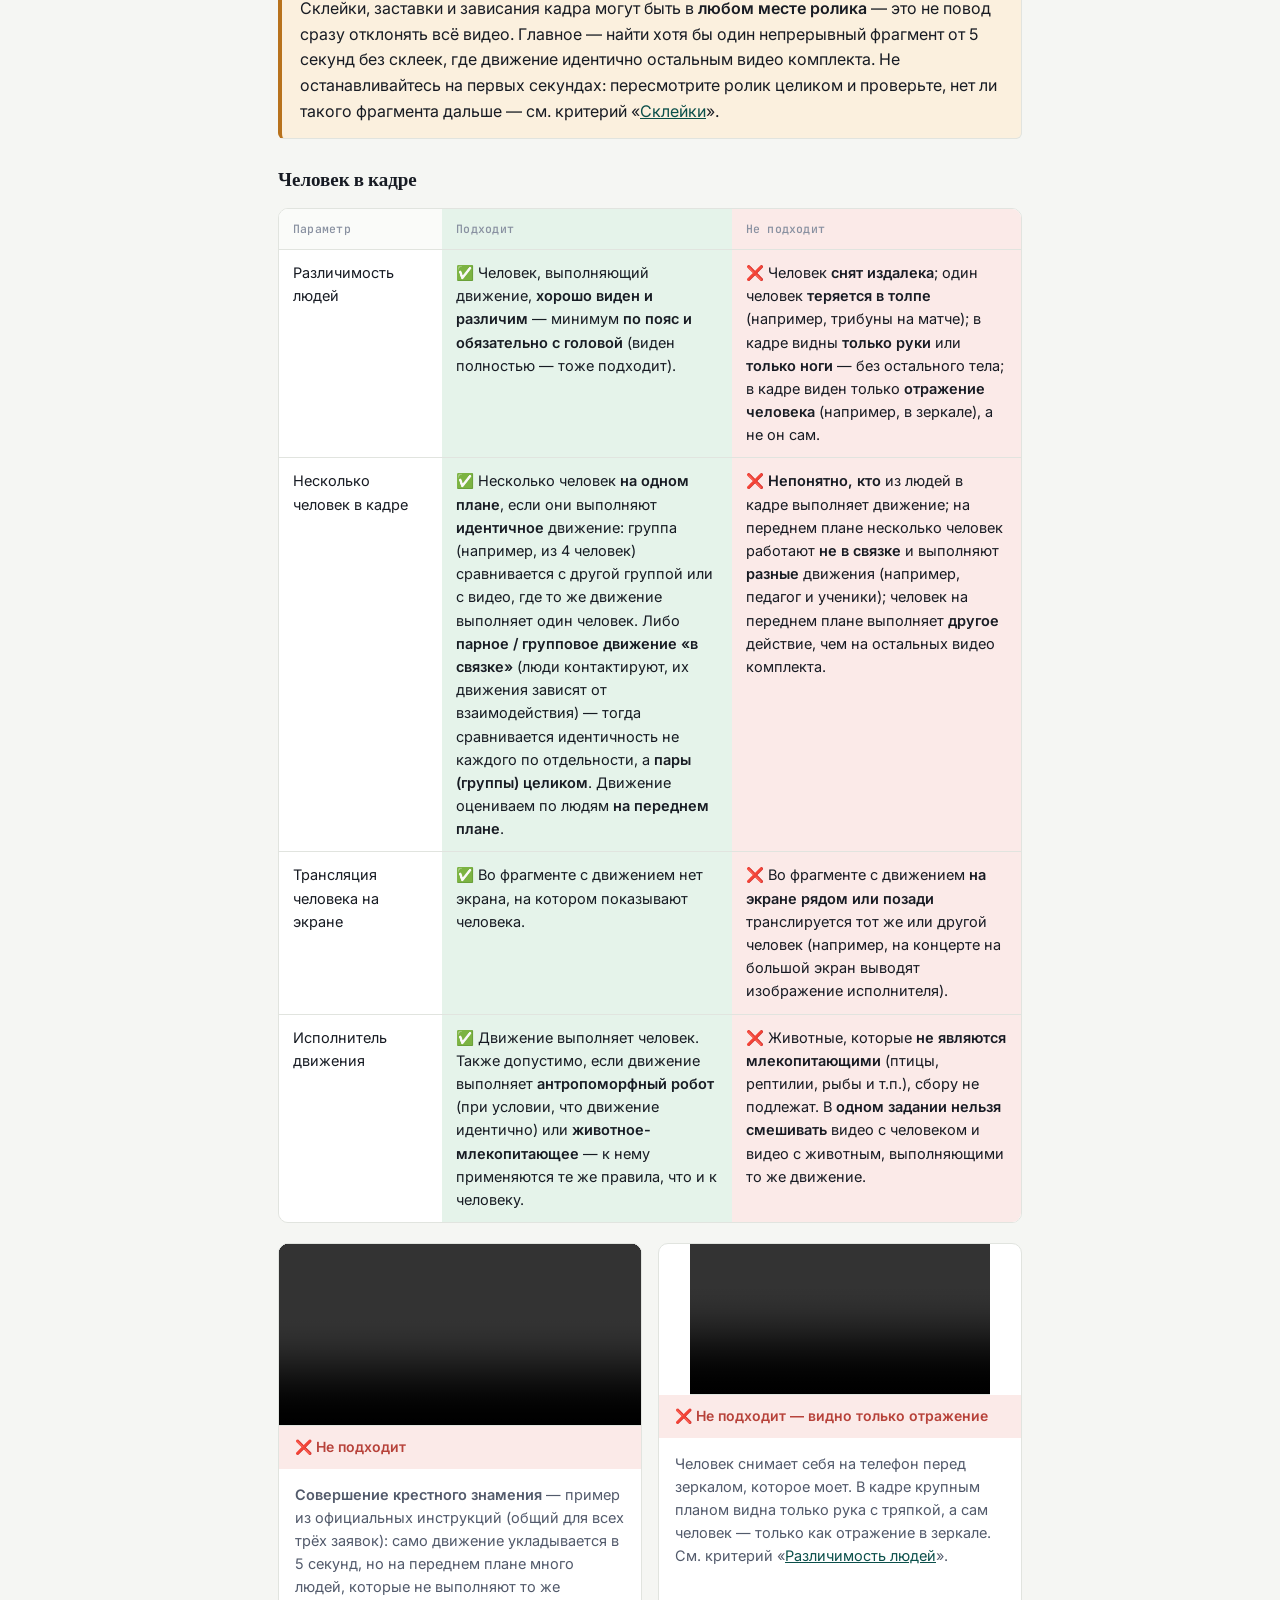
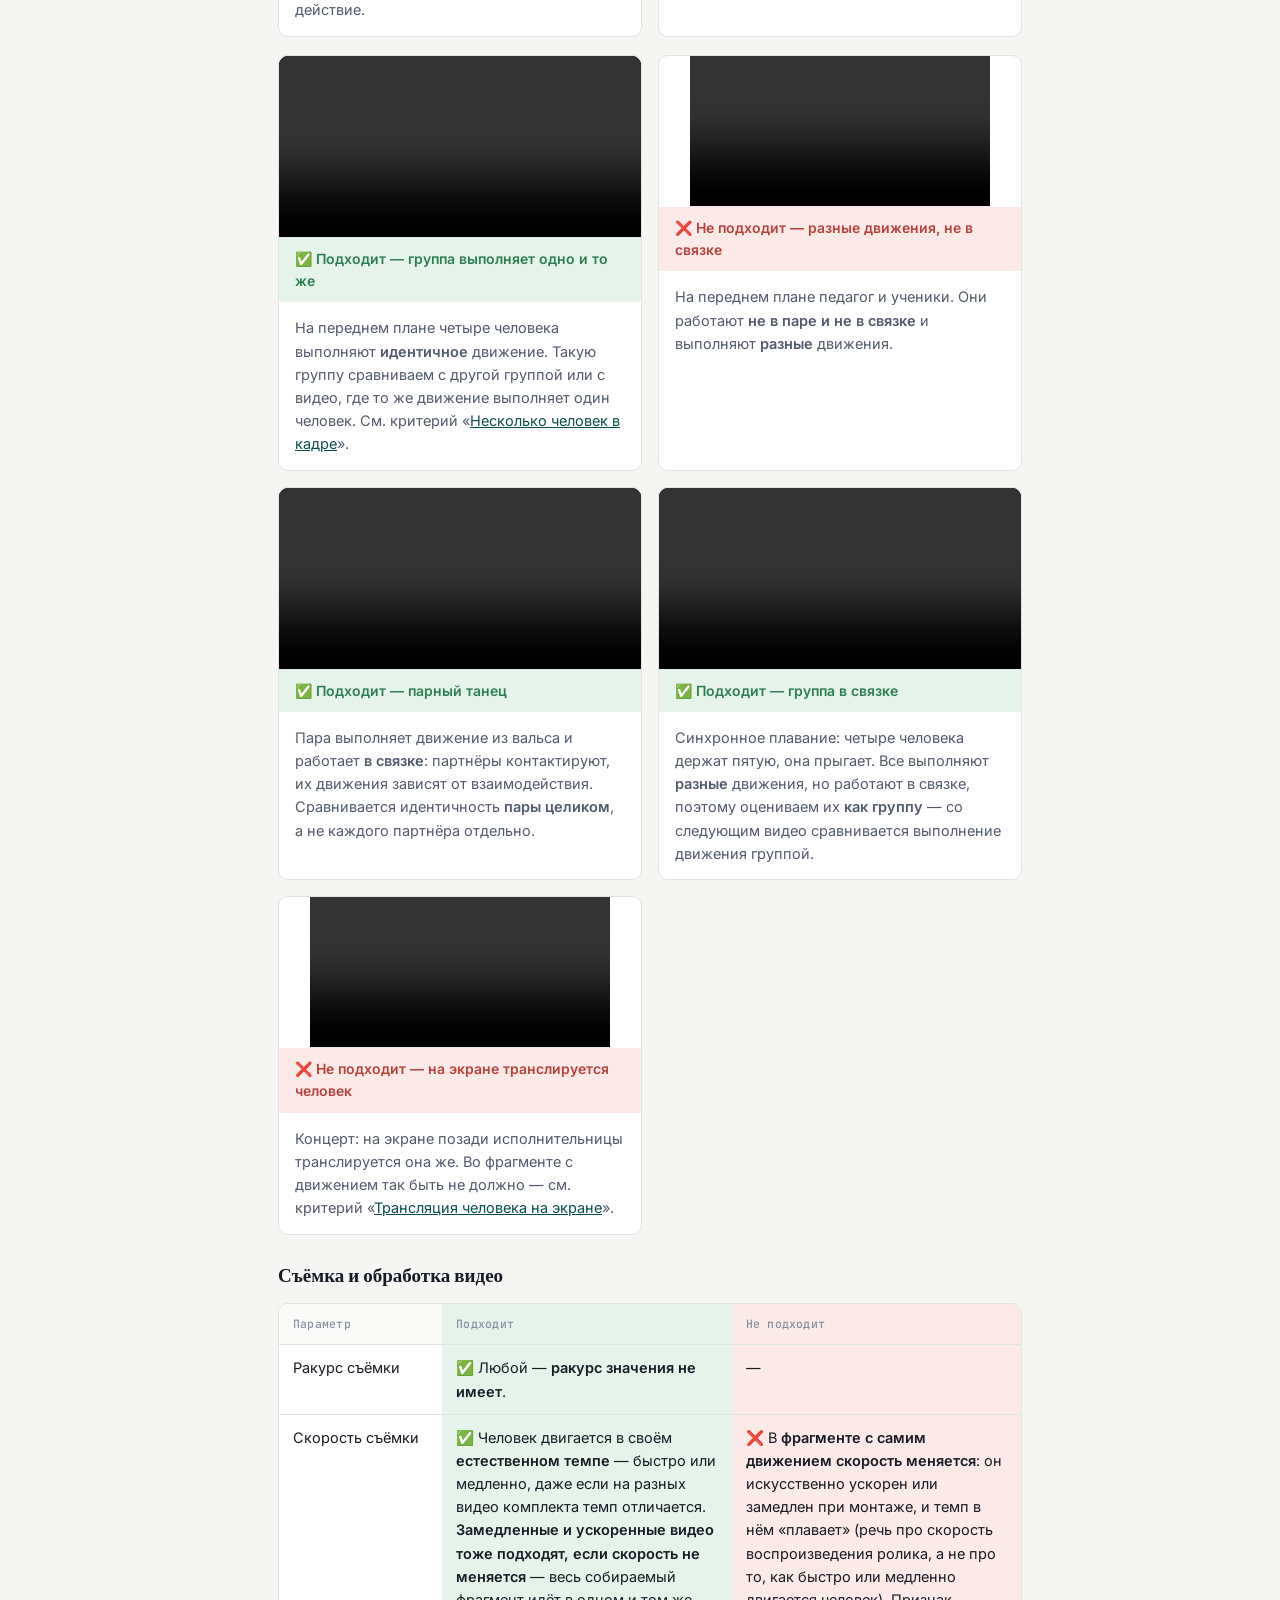
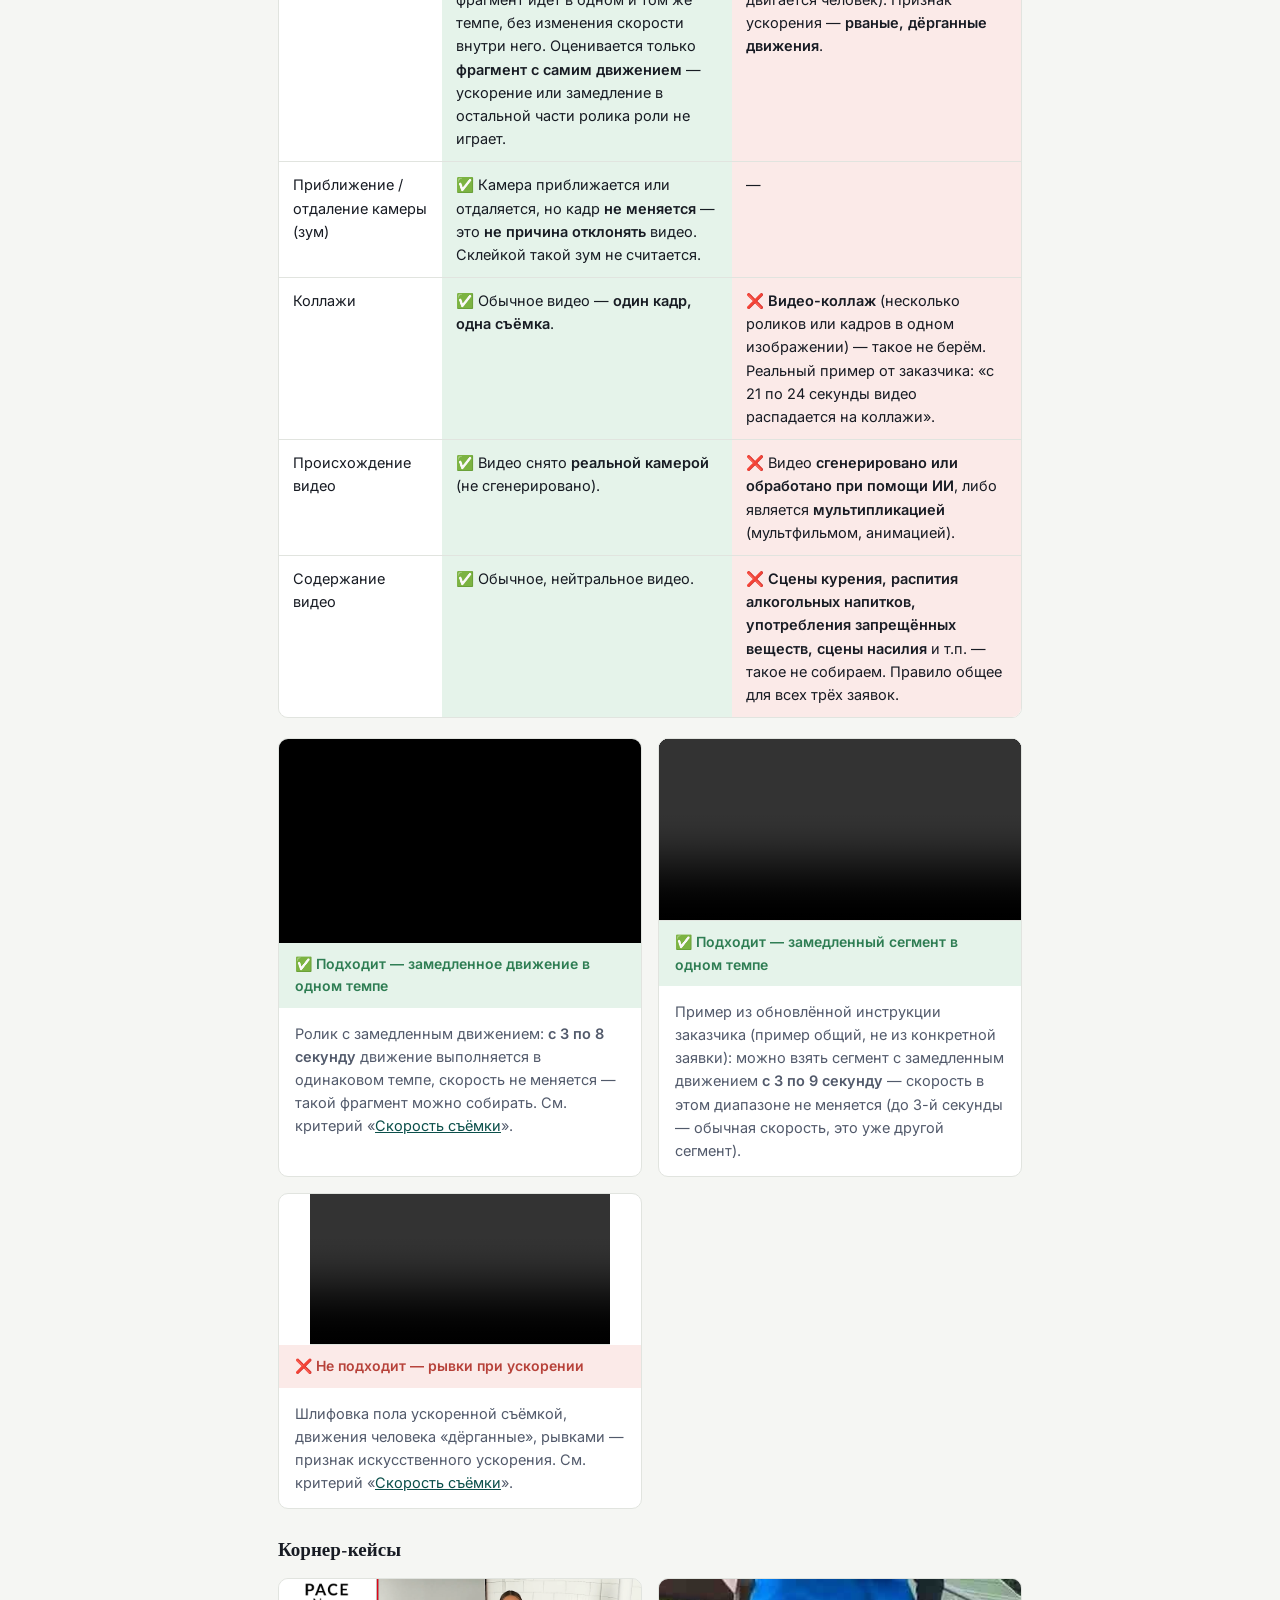
<file: site/criteria.html>
<!DOCTYPE html>
<html lang="ru">
<head>
<meta charset="UTF-8">
<meta name="viewport" content="width=device-width, initial-scale=1.0">
<title>Правила выполнения заданий · Заявки 1075–1077</title>
<link rel="preconnect" href="https://fonts.googleapis.com">
<link href="https://fonts.googleapis.com/css2?family=Newsreader:ital,opsz,wght@0,6..72,400;0,6..72,500;0,6..72,600;0,6..72,700;1,6..72,500&family=Inter:wght@400;500;600;700&family=JetBrains+Mono:wght@500&display=swap" rel="stylesheet">
<link rel="stylesheet" href="assets/style.css">
</head>
<body>

<header class="page-header">
  <div class="page-header-inner">
    <a class="brand" href="overview.html">Заявки 1075–1077 · Движения</a>
    <span class="page-title">ПРАВИЛА ВЫПОЛНЕНИЯ ЗАДАНИЙ</span>
  </div>
</header>

<div class="search-bar">
  <div class="search-bar-inner">
    <input type="search" id="site-search-input" class="search-input" placeholder="Поиск по сайту: движение, критерий, правило…" autocomplete="off" aria-label="Поиск по сайту">
    <div id="site-search-results" class="search-results" role="listbox" hidden></div>
  </div>
</div>

<div class="layout">
  <nav class="toc site-nav" aria-label="Страницы сайта">
    <div class="toc-title">СТРАНИЦЫ САЙТА</div>
    <ol>
      <li><a href="overview.html">Обзор проекта</a></li>
      <li><a href="criteria.html" class="active">Правила выполнения заданий</a></li>
      <li><a href="blockiness.html">Качество видео</a></li>
      <li><a href="request-1075.html">Заявка 1075 — Повседневность</a></li>
      <li><a href="request-1076.html">Заявка 1076 — Танцы</a></li>
      <li><a href="request-1077.html">Заявка 1077 — Спорт</a></li>
    </ol>
  </nav>

  <main>

    <section id="task-format">
      <p class="eyebrow">ИНТЕРФЕЙС</p>
      <h2>Формат задания</h2>
      <p>Каждое задание — это <strong>одно конкретное движение</strong> (или связка движений). Открывая задание, вы видите шесть полей: пять — под ссылки (у каждой ссылки есть своё поле «Комментарий» для временного диапазона движения), одно — под название движения.</p>

      <div class="callout ok">
        <div class="callout-title">❗ Главное: одно задание = комплект видео ОДНОГО движения, а не одно видео</div>
        <p>В задание нужно собрать <strong>от 2 до 5 видео</strong>, где разные люди в разных условиях выполняют одно и то же движение по одной и той же траектории — а не одну ссылку на одно видео.</p>
      </div>

      <h3>Интерфейс окна задания</h3>
      <div class="example-grid">
        <figure class="zoom-wrap" style="margin:0;">
          <img src="assets/interface-1.png" alt="Интерфейс окна задания — пустая форма">
          <figcaption class="quiet">Пустая форма задания</figcaption>
        </figure>
        <figure class="zoom-wrap" style="margin:0;">
          <img src="assets/interface-2.png" alt="Интерфейс окна задания — пример заполненных полей">
          <figcaption class="quiet">Пример заполненных полей</figcaption>
        </figure>
      </div>

      <h3>Как заполнять поля</h3>
      <div class="table-wrap">
        <table>
          <thead><tr><th class="field">Поле</th><th>Что вносим</th></tr></thead>
          <tbody>
            <tr id="field-link1"><td class="num field">Ссылка 1</td><td>Эталонное видео — лучшее по качеству и разрешению, <strong>HD (1280×720)</strong> обязательно. Тщательно по <a href="blockiness.html">блочности</a> не проверяем, но видео не должно быть <strong>откровенно битым</strong>.</td></tr>
            <tr id="field-link2-5"><td class="num field">Ссылка 2–5</td><td>Остальные видео того же движения; допустимо более низкое качество, но не менее 512&nbsp;px по меньшей стороне. Детально по блочности не проверяются — важно только, чтобы само действие было идентичным. Все пять ссылок должны вести на <strong>разные видео</strong> — одну и ту же ссылку в несколько полей вставлять нельзя, такое задание отклоняют как дубль.</td></tr>
            <tr id="field-comment"><td class="num field">Комментарий (к каждой ссылке)</td><td>Для <strong>каждой из пяти ссылок</strong> — временной диапазон, где именно на видео происходит движение, в формате <code>3:05–3:12</code>. <strong>Только временной диапазон</strong> — не пишите в это поле про качество видео или расположение человека. Поле <strong>обязательное</strong> — без заполненного комментария хотя бы к одной ссылке задание не отправится.<br>Диапазон должен <strong>точно совпадать с моментом, когда движение реально происходит</strong>: если действие начинается только с 13-й секунды, а указано с начала ролика — это ошибка. В указанном диапазоне не должно быть <strong>склеек и заставок</strong>: например, если на 11-й секунде склейка, то корректный диапазон — 8–11, а это меньше 5 секунд, такое не подходит.</td></tr>
            <tr id="field-name"><td class="num field">Название движения</td><td>1–5 слов <strong>на русском языке</strong>, точное и конкретное — не абстрактное, не поза и не жанр/дисциплина, без опечаток и орфографических ошибок, без неточных формулировок. <strong>Без слэша, звёздочки и подобных знаков.</strong> Если у движения есть несколько вариантов названия, выбираем только <strong>один</strong> — не перечисляем их ни через слэш, ни через запятую. Если у движения есть русское название или перевод (в том числе у иностранного термина из зарубежного вида спорта или танца) — пишем <strong>по-русски</strong>; <strong>название на английском допустимо только если перевода на русский нет</strong>. Примеры формулировок: <em>умывание</em>, <em>колка дров</em>, <em>работа за клавиатурой</em>, <em>мытьё головы</em>, <em>приготовление еды на улице</em>. Пример/антипример по каждой заявке — в таблице ниже.<br>⚠️ <strong>Задание отклоняется только из-за некорректного названия</strong>, даже если все видео подходят. Это самостоятельная причина отказа, <strong>не связанная с качеством видео или тем, виден ли человек</strong>, — проверяйте название отдельно от самих роликов. Сами видео можно использовать заново — уже с корректным названием; только нужно убедиться, что движения <strong>хотя бы на двух видео совпадают в пределах 5 секунд</strong>.</td></tr>
          </tbody>
        </table>
      </div>

      <div class="callout warn">
        <div class="callout-title">🔔 Всплывающее окно при смене пула — ориентир для сбора</div>
        <p style="margin-bottom:0;">При смене пула появляется окошко с его названием (например, «Танго») — собирайте движения именно из этой темы, пока не появится следующее окно со сменой пула.</p>
      </div>

      <div class="callout info" id="draft-booking">
        <div class="callout-title">📋 Общий пул — сначала бронируем в черновике, потом вносим на платформу</div>
        <p>Сейчас несколько исполнителей работают на одном общем пуле одновременно, поэтому перед тем как вносить задание на платформу, движение и ссылки нужно забронировать в общей таблице-черновике (своя на каждую заявку, ссылка — в рабочем канале проекта), чтобы не собрать то же самое движение дважды (см. критерий «<a href="#crit-povtory">Повторы</a>»):</p>
        <ol>
          <li>Проверьте по <strong>Ctrl+F</strong>, что ваше движение и ссылка ещё никем не забронированы.</li>
          <li>Если дубля нет — забронируйте себе движение и ссылку в таблице.</li>
          <li>Как только все ссылки собраны — переносите задание на платформу.</li>
        </ol>
        <p style="margin-bottom:0;" class="quiet">Движения, собранные до перезапуска проекта (в архивном проекте), не считаются — учёт повторов начался заново.</p>
      </div>

      <h3>Название движения: пример / антипример по заявкам</h3>
      <div class="table-wrap">
        <table>
          <thead><tr><th>Заявка</th><th>Пример (подходит)</th><th>Антипример (не подходит)</th></tr></thead>
          <tbody>
            <tr><td><span class="tag t1075">1075</span></td><td>вытирание пыли</td><td>уборка <span class="quiet">(слишком общее)</span></td></tr>
            <tr><td><span class="tag t1076">1076</span></td><td>ронд де жамб</td><td>балет <span class="quiet">(это дисциплина, не движение)</span></td></tr>
            <tr><td><span class="tag t1077">1077</span></td><td>восьмёрка ногами</td><td>плавание <span class="quiet">(это вид спорта, не движение)</span></td></tr>
            <tr><td><span class="quiet">общее</span></td><td>волчок</td><td>фигурное катание <span class="quiet">(это дисциплина, не движение)</span></td></tr>
            <tr><td><span class="quiet">общее</span></td><td>поднятие корпуса из положения лёжа</td><td>поза кобры <span class="quiet">(это поза, не движение — см. критерий «<a href="#crit-dinamichnost">Динамичность движения</a>»)</span></td></tr>
            <tr><td><span class="tag t1076">1076</span></td><td>—</td><td>связка ITZY Wannabe; связка припева «Название песни»; Point хореография припева «Название песни»; хореография «Название песни»; в стиле барокко <span class="quiet">(неконкретные названия: это песня, фрагмент хореографии или стиль, а не одно движение)</span></td></tr>
          </tbody>
        </table>
      </div>
      <h3 id="name-mistakes">Реальные ошибки в названиях — из проверки</h3>
      <div class="table-wrap">
        <table>
          <thead><tr><th>Как написали</th><th>Что не так</th></tr></thead>
          <tbody>
            <tr><td>брейк данс<strong>,</strong> аир твист</td><td>Два варианта названия через запятую — нужно выбрать один. Одно движение — один вариант названия.</td></tr>
            <tr><td>Касание внешней и сразу внутренней стороной одной стопы <strong>/</strong> финт эластико</td><td>Два варианта названия через слэш — нужно выбрать один. К тому же название слишком длинное.</td></tr>
            <tr><td>Battement double frappé</td><td>Название латиницей, хотя у балетного термина есть русское написание. Название на английском допустимо, только если перевода на русский нет.</td></tr>
            <tr><td>Элемент в брейк дансе вращение на полу с широко расставленными ногами</td><td>Слишком длинно: оптимально — до 5 слов.</td></tr>
            <tr><td>кроссроллы в фигурном катании</td><td>Неверное написание: корректно «кросс-ролл».</td></tr>
            <tr><td>ронд де жамб<strong>/</strong>поворот с прыжком</td><td>Ещё один реальный случай со слэшем — из официальной инструкции по заявке 1076.</td></tr>
          </tbody>
        </table>
      </div>

      <div class="callout warn">
        <div class="callout-title">⚠ Тот же принцип — для любого снаряда или тренажёра</div>
        <p>«Тренировка на эллиптическом тренажёре» тоже не подходит как название — нужно конкретное движение, а не общая активность или инвентарь.</p>
        <p class="quiet" style="margin-bottom:0;">Больше примеров названий движений по своей теме — на странице заявки: <a href="request-1075.html">1075</a> · <a href="request-1076.html">1076</a> · <a href="request-1077.html">1077</a>.</p>
      </div>

      <div class="callout warn">
        <div class="callout-title">⚠ Минимум для отправки</div>
        <p>При добавлении только одной ссылки задание отправить нельзя. Минимально допустимое — <strong>2–3 видео</strong>, если по ним явно и полностью понятно, что движения идентичны (та же траектория, те же руки/ноги и т.п.). Целевое количество — <strong>5 видео</strong>, особенно для простых движений, где легко найти пять полностью идентичных примеров. Без заполненного <strong>комментария</strong> (временного диапазона) хотя бы к одной ссылке задание тоже не отправится.</p>
      </div>

      <h3 id="simple-complex">Что считается «простым» и «сложным» движением</h3>
      <p>Простое движение — статичное положение тела, одно повторяющееся действие; для него нужны все 5 видео. Сложное движение — несколько связок действий подряд; для него минимума в 2–3 видео достаточно, если идентичность полностью очевидна.</p>
      <div class="example-grid cols-3">
        <div class="example-card pass" style="margin-bottom:0;">
          <iframe class="media" src="https://www.youtube.com/embed/iP6y0SMS9jE" title="Круговые вращения плечами" allowfullscreen></iframe>
          <div class="status">✅ Простое — нужно 5 видео</div>
          <div class="body"><p><strong>Круговые вращения плечами</strong> — положение тела статично, движение состоит из одного повторяющегося действия.</p></div>
        </div>
        <div class="example-card fail" style="margin-bottom:0;">
          <iframe class="media portrait" src="https://www.youtube.com/embed/kZPNG0IFSV4" title="Стрижка газона — слишком общее движение" allowfullscreen></iframe>
          <div class="status">❌ Не собираем вообще</div>
          <div class="body"><p><strong>«Стрижка газона»</strong> — по сути это обычная ходьба (пусть и с газонокосилкой): слишком общее действие, а не конкретное движение.</p></div>
        </div>
        <div class="example-card pass" style="margin-bottom:0;">
          <iframe class="media" src="https://www.youtube.com/embed/SKH4XZkE8Ac" title="Связка шагов на коньках — сложное движение" allowfullscreen></iframe>
          <div class="status">✅ Сложное — достаточно 2–3 видео</div>
          <div class="body"><p><strong>Связка шагов на льду (брекеты)</strong> — состоит из нескольких связанных действий подряд.</p></div>
        </div>
      </div>

      <div class="callout info">
        <div class="callout-title">💡 Как искать быстрее — советы асессоров</div>
        <ul style="margin-bottom:0;">
          <li>Сначала собирайте кандидатов в отдельную таблицу — ссылка, статус, комментарий — и только потом переносите финальную пятёрку на платформу. Быстрее, чем подбирать «вслепую» прямо в форме задания.</li>
          <li>Ищите по <strong>конкретному названию движения</strong>, а не по общей теме или дисциплине — так видеоисточник выдаёт более релевантные ролики.</li>
          <li>Проверяйте видео по тому, <strong>как движение реально выполняется</strong>, а не только по тому, что написано в названии ролика — название не гарантирует, что внутри именно то движение.</li>
          <li>Не стесняйтесь спросить ИИ-ассистента, как лучше сформулировать поисковый запрос под конкретное движение.</li>
          <li>Шортсы — рабочий источник наравне с обычными видео, иногда там больше вариативности по движению.</li>
          <li>При проверке своего названия на дубль в общей таблице сверки — ищите по <strong>ключевым словам движения</strong>, а не пытайтесь найти точное словосочетание целиком: похожее движение почти всегда уже есть там под другой формулировкой (пример: «заточка когтей о дерево» и «кот точит когти о дерево» — одно и то же).</li>
        </ul>
      </div>

      <div class="callout warn">
        <div class="callout-title">⚠ Перед отправкой задания — проверьте себя</div>
        <ul style="margin-bottom:0;">
          <li>В <strong>первое</strong> поле внесена ссылка на эталонное видео (HD + не откровенно битое).</li>
          <li>Все ссылки — на <strong>разные видео</strong> (одна и та же ссылка в нескольких полях — это дубль).</li>
          <li>К <strong>каждой</strong> из пяти ссылок добавлен комментарий с временным диапазоном движения — без него задание не отправится. Диапазон <strong>точно по движению</strong>, без склеек и заставок.</li>
          <li>Заполнено поле «Название движения» — точно, без опечаток, не абстрактно, <strong>на русском языке</strong> (на английском — только если перевода на русский нет), <strong>один вариант названия</strong> — без слэшей, звёздочек и перечислений через запятую.</li>
        </ul>
      </div>

      <div class="callout info" id="no-overdue">
        <div class="callout-title">⏳ Как не плодить просроченные задания</div>
        <p>Когда отправляете задание, нажимайте не «Отправить», а кнопку <strong>«Выйти»</strong> — и уже там выберите <strong>«Отправить и выйти»</strong>.</p>
        <p style="margin-bottom:0;">Так задание, которое вы делали, отправится, а <strong>следующее не будет назначено</strong>.</p>
      </div>
    </section>

    <section id="criteria">
      <p class="eyebrow">КРИТЕРИИ</p>
      <h2>Критерии отбора видео</h2>
      <p>Критерии сгруппированы по смыслу: сначала быстрые проверки длительности, затем главное — идентичность движения, потом кадр и съёмка. Слева — что подходит, справа — что не подходит.</p>

      <h3 id="crit-g-duration">Длительность видео и движения</h3>
      <div class="table-wrap fixed">
        <table>
          <colgroup><col style="width:22%"><col style="width:39%"><col style="width:39%"></colgroup>
          <thead><tr><th>Параметр</th><th class="za">Подходит</th><th class="protiv">Не подходит</th></tr></thead>
          <tbody>
            <tr id="crit-dlitelnost-video"><td>Длительность видео</td><td class="za">✅ <strong>От 5 секунд до 30 минут</strong> включительно.</td><td class="protiv">❌ <strong>Короче 5 секунд</strong> (кроме исключения ниже*) или <strong>длиннее 30 минут</strong>.</td></tr>
            <tr id="crit-dlitelnost-dvizheniya"><td>Длительность движения</td><td class="za">✅ <strong>От 5 до 60 секунд</strong>.</td><td class="protiv">❌ <strong>Короче 5 секунд</strong> или <strong>длиннее 60 секунд</strong> (кроме исключения ниже*).</td></tr>
            <tr id="crit-isklyuchenie-2sek"><td>*Исключение из строк выше — видео от 2 сек</td><td class="za">✅ Видео короче 5 сек, но показанное действие в его рамках <strong>полностью завершено</strong>. В комплекте допустимо <strong>только одно такое короткое видео</strong>.</td><td class="protiv">❌ Видео короче 5 сек, и действие <strong>обрывается на середине</strong>; либо таких коротких видео в комплекте <strong>больше одного</strong>.</td></tr>
          </tbody>
        </table>
      </div>

      <h3 id="crit-g-identity">Главное: идентичность и уникальность движения</h3>
      <div class="table-wrap fixed">
        <table>
          <colgroup><col style="width:22%"><col style="width:39%"><col style="width:39%"></colgroup>
          <thead><tr><th>Параметр</th><th class="za">Подходит</th><th class="protiv">Не подходит</th></tr></thead>
          <tbody>
            <tr id="crit-identichnost"><td>Идентичность движения</td><td class="za">✅ На всех видео <strong>совпадает и название, и сама траектория движения</strong> — руки, ноги, сторона тела, амплитуда (например, везде правая нога; замах сверху вниз, а не сверху вбок; нога поднимается на одну и ту же высоту). Совпадение должно сохраняться <strong>на протяжении всего собираемого фрагмента</strong>, а не только в начале.</td><td class="protiv">❌ <strong>Совпадает только название</strong>, а траектория, поза, сторона тела или амплитуда отличаются (например, где-то левая нога, где-то правая; где-то замах сверху вниз, где-то вбок; где-то нога поднимается заметно выше, чем на остальных видео); либо положение <strong>меняется в середине фрагмента</strong> (например, руки меняют положение через пару секунд после начала).</td></tr>
            <tr id="crit-dinamichnost"><td>Динамичность движения</td><td class="za">✅ Собирается <strong>действие в динамике</strong>. Если оно заканчивается статичной позой (например, «ласточка») — в сегмент от 5 секунд входят <strong>вход в позу, сама поза и выход из неё</strong>; вход и выход должны <strong>совпадать минимум на двух видео</strong> из комплекта.</td><td class="protiv">❌ Собрана <strong>только сама статичная поза</strong>, без входа и выхода, — поза сама по себе <strong>не считается движением</strong>.</td></tr>
            <tr id="crit-aktivnost"><td>Активность движения</td><td class="za">✅ Собирается <strong>активное движение</strong> — человек действительно выполняет действие, оно отчётливо видно. Правило <strong>общее для всех трёх заявок</strong> (1075, 1076, 1077).</td><td class="protiv">❌ Человек <strong>стоит или сидит и просто покачивается</strong> (переминается, слегка раскачивается) — движение <strong>неактивное</strong>, такое видео не берём.</td></tr>
            <tr id="crit-lishnie-dvizheniya"><td>Лишние и объясняющие движения</td><td class="za">✅ В собираемом фрагменте <strong>только само движение</strong>. Если ролик обучающий, берём участок, где движение выполняется <strong>без объяснений</strong> — 5 секунд чистого движения достаточно, если оно совпадает с остальными видео.</td><td class="protiv">❌ Кроме самого движения в фрагменте есть <strong>объясняющие или сопутствующие движения</strong> (человек рассказывает, показывает «как не надо», делает дополнительные действия) — движение <strong>не идентично</strong> остальным видео.</td></tr>
            <tr id="crit-melkaya-motorika"><td>Мелкая моторика</td><td class="za">✅ Все 5 видео показывают <strong>полностью, чётко идентичное движение</strong>.</td><td class="protiv">❌ Движения похожи, но <strong>не идентичны на 100%</strong> — такие <strong>лучше вообще не собирать</strong>.</td></tr>
            <tr id="crit-povtory"><td>Повторы</td><td class="za">✅ Движение <strong>впервые</strong> собирается в проекте. Один и тот же исходный ролик можно использовать в разных заданиях, если в нём показаны <strong>разные движения</strong> (например, разные связки) — это не повтор.</td><td class="protiv">❌ Такое же движение — в том числе с <strong>той же траекторией под другим названием</strong> — <strong>уже было собрано</strong> в другом задании, даже с другим набором видео.</td></tr>
          </tbody>
        </table>
      </div>

      <div class="callout ok">
        <div class="callout-title">✓ Один ролик можно использовать для разных движений</div>
        <p style="margin-bottom:0;">Если в одном исходном ролике показаны разные движения или связки (например, «плавание кролем на груди» и «плавание кролем на спине», или несколько разных элементов подряд в одной комбинации), каждое из них можно собрать отдельным заданием на основе одного и того же ролика.</p>
      </div>

      <div class="callout warn">
        <div class="callout-title">⚠ Разные названия — но, возможно, одно и то же движение</div>
        <p style="margin-bottom:0;">Смотрите не только на название, а на саму траекторию (направление и рисунок движения). Пример от заказчика: «мытьё плиты» и «вытирание пыли» — по сути одно и то же движение (рука двигается вправо-влево, вверх-вниз), несмотря на разные названия. Если траектория совпадает — это повтор, даже под новым названием. Ещё пример с созвона с заказчиком (21.10.2026): «накачивание колеса машины» и «накачивание футбольного мяча» — тоже повтор, хотя предметы из совершенно разных сфер жизни, — механика движения руки с насосом одна и та же. Пример от 23.10.2026: «нарезка лука», «нарезка моркови» и «нарезка капусты» ножом на доске заказчик тоже считает одним и тем же движением — предмет резки не важен, важна только сама траектория ножа и руки.</p>
      </div>

      <div class="example-grid">
        <div class="example-card fail" style="margin-bottom:0;">
          <iframe class="media" src="https://www.youtube.com/embed/Du4EhwKnv4g" title="Равновесие «ласточка» — статичная поза" allowfullscreen></iframe>
          <div class="status">❌ Не подходит — поза статична</div>
          <div class="body"><p><strong>Равновесие «ласточка»</strong> (художественная гимнастика) — реальный случай с проверки: задание отклонили с комментарием «не динамичное движение, поза статична». Нужно было собрать вход в позу, саму позу и выход из неё — см. критерий «<a href="#crit-dinamichnost">Динамичность движения</a>».</p></div>
        </div>
      </div>

      <h3 id="crit-g-frame">Кадр: склейки, качество и перекрытия</h3>
      <div class="table-split">
      <div class="table-wrap fixed">
        <table>
          <colgroup><col style="width:22%"><col style="width:39%"><col style="width:39%"></colgroup>
          <thead><tr><th>Параметр</th><th class="za">Подходит</th><th class="protiv">Не подходит</th></tr></thead>
          <tbody>
            <tr id="crit-skleyki"><td>Склейки</td><td class="za">✅ Все 5 секунд показа движения — <strong>непрерывно, без монтажных склеек, переходов, заставок и остановок кадра</strong>. Склейки в других местах ролика не мешают: <strong>достаточно одного непрерывного фрагмента</strong> с движением от 5 секунд — если в одном месте ролика кадр «зависает», ищите чистый сегмент в другом месте того же видео. <strong>Зум камеры склейкой не считается</strong> — см. строку «<a href="#crit-zoom">Приближение / отдаление камеры (зум)</a>».</td><td class="protiv">❌ Внутри этих 5 секунд есть <strong>склейка, переход, заставка или остановка кадра</strong>.</td></tr>
          </tbody>
        </table>
      </div>
      <div class="table-media">
        <div class="example-grid">
          <figure style="margin:0;">
            <img src="assets/timer1.png" alt="Таймер под видео — текущее время и длительность ролика" style="display:block; max-width:100%; border-radius:var(--radius-s); border:1px solid var(--line);">
            <figcaption class="img-caption">Таймер под видео — ориентируйтесь на него, чтобы отследить непрерывный фрагмент с движением от 5 секунд.</figcaption>
          </figure>
          <figure style="margin:0;">
            <img src="assets/timer2.png" alt="Полоса воспроизведения шортса — при наведении курсора появляется время" style="display:block; max-width:100%; border-radius:var(--radius-s); border:1px solid var(--line);">
            <figcaption class="img-caption">У шортса наведите курсор на полосу воспроизведения — появится время.</figcaption>
          </figure>
        </div>
      </div>
      <div class="table-wrap fixed">
        <table>
          <colgroup><col style="width:22%"><col style="width:39%"><col style="width:39%"></colgroup>
          <tbody>
            <tr id="crit-blochnost"><td>Блочность</td><td class="za">✅ Эталонное видео (поле 1) <strong>не откровенно битое</strong>; тщательная проверка по чек-листу больше не требуется.</td><td class="protiv">❌ Эталонное видео <strong>откровенно битое</strong> — блоки, пикселизация или расслоения сразу бросаются в глаза. <strong>Разрешение HD само по себе этого не гарантирует</strong>: если картинка явно размыта и человек (или предметы, с которыми он взаимодействует) распадается на пиксели — видео не берём, даже если формально оно в HD. См. страницу «<a href="blockiness.html">Качество видео</a>».</td></tr>
            <tr id="crit-polosy"><td>Технический артефакт (распад на полосы)</td><td class="za">✅ Объекты и человек в кадре видны <strong>чётко, без искажений</strong>.</td><td class="protiv">❌ Объекты или человек в кадре <strong>распадаются на полосы</strong> — технический артефакт съёмки или сжатия, видео не берём (не путать с блочностью — это другой дефект).</td></tr>
            <tr id="crit-ramki"><td>Рамки</td><td class="za">✅ Если у видео есть рамка по краю кадра — она <strong>однотонная</strong> и <strong>прямая</strong> (без закруглений и других декоративных форм), без постороннего содержимого внутри.</td><td class="protiv">❌ Рамка <strong>закруглённая или фигурная</strong>; либо в ней <strong>дублируется движение</strong> из основного видео — например, ролик переведён в вертикальный формат, а по бокам вместо однотонных полос идёт размытый повтор того же действия.</td></tr>
            <tr id="crit-tekst-predmety"><td>Текст / предметы / выход за кадр</td><td class="za">✅ <strong>Небольшое перекрытие</strong> текстом или предметом; <strong>частичный, кратковременный выход</strong> человека за кадр.</td><td class="protiv">❌ Человек <strong>сильно перекрыт</strong> предметом или наложением; <strong>надолго или полностью пропадает</strong> из кадра.</td></tr>
            <tr id="crit-votermarki"><td>Вотермарки</td><td class="za">✅ Вотермарка есть, но <strong>не перекрывает человека</strong>, выполняющего движение.</td><td class="protiv">❌ Вотермарка <strong>перекрывает самого человека</strong> или его движение.</td></tr>
          </tbody>
        </table>
      </div>
      <div class="example-grid">
        <div class="example-card fail" style="margin-bottom:0;">
          <video class="media" controls preload="metadata">
            <source src="assets/artifact-polosy-hands.mp4" type="video/mp4">
          </video>
          <div class="status">❌ Не подходит — распад на полосы</div>
          <div class="body"><p>Хорошо видно на руках: контуры «рассыпаются» на полосы вместо чёткого изображения — это технический артефакт съёмки или сжатия, а не блочность.</p></div>
        </div>
        <div class="example-card fail" style="margin-bottom:0;">
          <video class="media" controls preload="metadata">
            <source src="assets/example-ramki-duplicate.mp4" type="video/mp4">
          </video>
          <div class="status">❌ Не подходит — рамка дублирует движение</div>
          <div class="body"><p>Пример из обновлённой инструкции заказчика (пример общий, не из конкретной заявки): видео переведено в вертикальный формат, по бокам от основного кадра — размытые повторы того же движения, а не однотонные полосы. Такая рамка не подходит — см. критерий «<a href="#crit-ramki">Рамки</a>».</p></div>
        </div>
        <div class="example-card fail" style="margin-bottom:0;">
          <img class="media" src="assets/example-blochnost-hd.png" alt="Фигурист сильно размыт на видео, хотя в настройках плеера выставлено качество HD">
          <div class="status">❌ Не подходит — размыто, несмотря на HD</div>
          <div class="body"><p>Пример из обновлённой инструкции заказчика (общий для всех трёх заявок): в настройках плеера стоит «Автонастройка (1080p60 HD)», но сам человек и фон на видео размыты и распадаются на пиксели. Разрешение HD не гарантирует качество картинки — см. критерий «<a href="#crit-blochnost">Блочность</a>».</p></div>
        </div>
      </div>
      </div>

      <div class="callout warn">
        <div class="callout-title">⚠ Не отклоняйте видео по первым секундам — досматривайте целиком</div>
        <p style="margin-bottom:0;">Склейки, заставки и зависания кадра могут быть в <strong>любом месте ролика</strong> — это не повод сразу отклонять всё видео. Главное — найти хотя бы один непрерывный фрагмент от 5 секунд без склеек, где движение идентично остальным видео комплекта. Не останавливайтесь на первых секундах: пересмотрите ролик целиком и проверьте, нет ли такого фрагмента дальше — см. критерий «<a href="#crit-skleyki">Склейки</a>».</p>
      </div>

      <h3 id="crit-g-people">Человек в кадре</h3>
      <div class="table-wrap fixed">
        <table>
          <colgroup><col style="width:22%"><col style="width:39%"><col style="width:39%"></colgroup>
          <thead><tr><th>Параметр</th><th class="za">Подходит</th><th class="protiv">Не подходит</th></tr></thead>
          <tbody>
            <tr id="crit-razlichimost-lyudey"><td>Различимость людей</td><td class="za">✅ Человек, выполняющий движение, <strong>хорошо виден и различим</strong> — минимум <strong>по пояс и обязательно с головой</strong> (виден полностью — тоже подходит).</td><td class="protiv">❌ Человек <strong>снят издалека</strong>; один человек <strong>теряется в толпе</strong> (например, трибуны на матче); в кадре видны <strong>только руки</strong> или <strong>только ноги</strong> — без остального тела; в кадре виден только <strong>отражение человека</strong> (например, в зеркале), а не он сам.</td></tr>
            <tr id="crit-neskolko-chelovek"><td>Несколько человек в кадре</td><td class="za">✅ Несколько человек <strong>на одном плане</strong>, если они выполняют <strong>идентичное</strong> движение: группа (например, из 4 человек) сравнивается с другой группой или с видео, где то же движение выполняет один человек. Либо <strong>парное / групповое движение «в связке»</strong> (люди контактируют, их движения зависят от взаимодействия) — тогда сравнивается идентичность не каждого по отдельности, а <strong>пары (группы) целиком</strong>. Движение оцениваем по людям <strong>на переднем плане</strong>.</td><td class="protiv">❌ <strong>Непонятно, кто</strong> из людей в кадре выполняет движение; на переднем плане несколько человек работают <strong>не в связке</strong> и выполняют <strong>разные</strong> движения (например, педагог и ученики); человек на переднем плане выполняет <strong>другое</strong> действие, чем на остальных видео комплекта.</td></tr>
            <tr id="crit-translyaciya"><td>Трансляция человека на экране</td><td class="za">✅ Во фрагменте с движением нет экрана, на котором показывают человека.</td><td class="protiv">❌ Во фрагменте с движением <strong>на экране рядом или позади</strong> транслируется тот же или другой человек (например, на концерте на большой экран выводят изображение исполнителя).</td></tr>
            <tr id="crit-ispolnitel"><td>Исполнитель движения</td><td class="za">✅ Движение выполняет человек. Также допустимо, если движение выполняет <strong>антропоморфный робот</strong> (при условии, что движение идентично) или <strong>животное-млекопитающее</strong> — к нему применяются те же правила, что и к человеку.</td><td class="protiv">❌ Животные, которые <strong>не являются млекопитающими</strong> (птицы, рептилии, рыбы и т.п.), сбору не подлежат. В <strong>одном задании нельзя смешивать</strong> видео с человеком и видео с животным, выполняющими то же движение.</td></tr>
          </tbody>
        </table>
      </div>
      <div class="example-grid">
        <div class="example-card fail" style="margin-bottom:0;">
          <video class="media" controls preload="metadata">
            <source src="assets/example-neskolko-chelovek.mp4" type="video/mp4">
          </video>
          <div class="status">❌ Не подходит</div>
          <div class="body"><p><strong>Совершение крестного знамения</strong> — пример из официальных инструкций (общий для всех трёх заявок): само движение укладывается в 5 секунд, но на переднем плане много людей, которые не выполняют то же действие.</p></div>
        </div>
        <div class="example-card fail" style="margin-bottom:0;">
          <video class="media portrait" controls preload="metadata">
            <source src="assets/example-otrazhenie-zerkalo.mp4" type="video/mp4">
          </video>
          <div class="status">❌ Не подходит — видно только отражение</div>
          <div class="body"><p>Человек снимает себя на телефон перед зеркалом, которое моет. В кадре крупным планом видна только рука с тряпкой, а сам человек — только как отражение в зеркале. См. критерий «<a href="#crit-razlichimost-lyudey">Различимость людей</a>».</p></div>
        </div>
      </div>
      <div class="example-grid">
        <div class="example-card pass">
          <video class="media" controls preload="metadata">
            <source src="assets/example-gruppa-lyudey.mp4" type="video/mp4">
          </video>
          <div class="status">✅ Подходит — группа выполняет одно и то же</div>
          <div class="body"><p>На переднем плане четыре человека выполняют <strong>идентичное</strong> движение. Такую группу сравниваем с другой группой или с видео, где то же движение выполняет один человек. См. критерий «<a href="#crit-neskolko-chelovek">Несколько человек в кадре</a>».</p></div>
        </div>
        <div class="example-card fail">
          <video class="media portrait" controls preload="metadata">
            <source src="assets/example-ne-para-balet.mp4" type="video/mp4">
          </video>
          <div class="status">❌ Не подходит — разные движения, не в связке</div>
          <div class="body"><p>На переднем плане педагог и ученики. Они работают <strong>не в паре и не в связке</strong> и выполняют <strong>разные</strong> движения.</p></div>
        </div>
        <div class="example-card pass">
          <video class="media" controls preload="metadata">
            <source src="assets/example-parnyj-tanec.mp4" type="video/mp4">
          </video>
          <div class="status">✅ Подходит — парный танец</div>
          <div class="body"><p>Пара выполняет движение из вальса и работает <strong>в связке</strong>: партнёры контактируют, их движения зависят от взаимодействия. Сравнивается идентичность <strong>пары целиком</strong>, а не каждого партнёра отдельно.</p></div>
        </div>
        <div class="example-card pass">
          <video class="media" controls preload="metadata">
            <source src="assets/example-sinhr-plavanie.mp4" type="video/mp4">
          </video>
          <div class="status">✅ Подходит — группа в связке</div>
          <div class="body"><p>Синхронное плавание: четыре человека держат пятую, она прыгает. Все выполняют <strong>разные</strong> движения, но работают в связке, поэтому оцениваем их <strong>как группу</strong> — со следующим видео сравнивается выполнение движения группой.</p></div>
        </div>
        <div class="example-card fail">
          <video class="media portrait" controls preload="metadata">
            <source src="assets/example-translyaciya-ekran.mp4" type="video/mp4">
          </video>
          <div class="status">❌ Не подходит — на экране транслируется человек</div>
          <div class="body"><p>Концерт: на экране позади исполнительницы транслируется она же. Во фрагменте с движением так быть не должно — см. критерий «<a href="#crit-translyaciya">Трансляция человека на экране</a>».</p></div>
        </div>
      </div>

      <h3 id="crit-g-shooting">Съёмка и обработка видео</h3>
      <div class="table-wrap fixed">
        <table>
          <colgroup><col style="width:22%"><col style="width:39%"><col style="width:39%"></colgroup>
          <thead><tr><th>Параметр</th><th class="za">Подходит</th><th class="protiv">Не подходит</th></tr></thead>
          <tbody>
            <tr id="crit-rakurs"><td>Ракурс съёмки</td><td class="za">✅ Любой — <strong>ракурс значения не имеет</strong>.</td><td class="protiv">—</td></tr>
            <tr id="crit-skorost"><td>Скорость съёмки</td><td class="za">✅ Человек двигается в своём <strong>естественном темпе</strong> — быстро или медленно, даже если на разных видео комплекта темп отличается. <strong>Замедленные и ускоренные видео тоже подходят, если скорость не меняется</strong> — весь собираемый фрагмент идёт в одном и том же темпе, без изменения скорости внутри него. Оценивается только <strong>фрагмент с самим движением</strong> — ускорение или замедление в остальной части ролика роли не играет.</td><td class="protiv">❌ В <strong>фрагменте с самим движением скорость меняется</strong>: он искусственно ускорен или замедлен при монтаже, и темп в нём «плавает» (речь про скорость воспроизведения ролика, а не про то, как быстро или медленно двигается человек). Признак ускорения — <strong>рваные, дёрганные движения</strong>.</td></tr>
            <tr id="crit-zoom"><td>Приближение / отдаление камеры (зум)</td><td class="za">✅ Камера приближается или отдаляется, но кадр <strong>не меняется</strong> — это <strong>не причина отклонять</strong> видео. Склейкой такой зум не считается.</td><td class="protiv">—</td></tr>
            <tr id="crit-kollazhi"><td>Коллажи</td><td class="za">✅ Обычное видео — <strong>один кадр, одна съёмка</strong>.</td><td class="protiv">❌ <strong>Видео-коллаж</strong> (несколько роликов или кадров в одном изображении) — такое не берём. Реальный пример от заказчика: «с 21 по 24 секунды видео распадается на коллажи».</td></tr>
            <tr id="crit-proishozhdenie"><td>Происхождение видео</td><td class="za">✅ Видео снято <strong>реальной камерой</strong> (не сгенерировано).</td><td class="protiv">❌ Видео <strong>сгенерировано или обработано при помощи ИИ</strong>, либо является <strong>мультипликацией</strong> (мультфильмом, анимацией).</td></tr>
            <tr id="crit-zapreshchennyi-kontent"><td>Содержание видео</td><td class="za">✅ Обычное, нейтральное видео.</td><td class="protiv">❌ <strong>Сцены курения, распития алкогольных напитков, употребления запрещённых веществ, сцены насилия</strong> и т.п. — такое не собираем. Правило общее для всех трёх заявок.</td></tr>
          </tbody>
        </table>
      </div>
      <div class="example-grid">
        <div class="example-card pass" style="margin-bottom:0;">
          <iframe class="media" src="https://www.youtube.com/embed/DnUDdvHcvlU?start=3" title="Замедленное движение в одинаковом темпе" allowfullscreen></iframe>
          <div class="status">✅ Подходит — замедленное движение в одном темпе</div>
          <div class="body"><p>Ролик с замедленным движением: <strong>с 3 по 8 секунду</strong> движение выполняется в одинаковом темпе, скорость не меняется — такой фрагмент можно собирать. См. критерий «<a href="#crit-skorost">Скорость съёмки</a>».</p></div>
        </div>
        <div class="example-card pass" style="margin-bottom:0;">
          <video class="media" controls preload="metadata">
            <source src="assets/example-skorost-slowmo.mp4" type="video/mp4">
          </video>
          <div class="status">✅ Подходит — замедленный сегмент в одном темпе</div>
          <div class="body"><p>Пример из обновлённой инструкции заказчика (пример общий, не из конкретной заявки): можно взять сегмент с замедленным движением <strong>с 3 по 9 секунду</strong> — скорость в этом диапазоне не меняется (до 3-й секунды — обычная скорость, это уже другой сегмент).</p></div>
        </div>
        <div class="example-card fail" style="margin-bottom:0;">
          <video class="media portrait" controls preload="metadata">
            <source src="assets/example-skorost-ryvki.mp4" type="video/mp4">
          </video>
          <div class="status">❌ Не подходит — рывки при ускорении</div>
          <div class="body"><p>Шлифовка пола ускоренной съёмкой, движения человека «дёрганные», рывками — признак искусственного ускорения. См. критерий «<a href="#crit-skorost">Скорость съёмки</a>».</p></div>
        </div>
      </div>

      <h3 id="corner-cases">Корнер-кейсы</h3>
      <div class="example-grid">
        <figure style="margin:0;">
          <img src="assets/corner-case-overlap.png" alt="Пример: человек сильно перекрыт предметом — видео не подходит" style="width:100%; display:block; border-radius:var(--radius-m); border:1px solid var(--line);">
          <figcaption class="img-caption"><span class="status-badge fail">❌ Не подходит</span>Сильное перекрытие предметом (в отличие от «небольшого», которое допустимо).</figcaption>
        </figure>
        <figure style="margin:0;">
          <img src="assets/corner-case-partial-body.jpg" alt="Пример: человек виден только ниже пояса — видео не подходит" style="width:100%; display:block; border-radius:var(--radius-m); border:1px solid var(--line);">
          <figcaption class="img-caption"><span class="status-badge fail">❌ Не подходит</span>Человек виден только ниже пояса — нужно видео, где он виден минимум по пояс и обязательно с головой.</figcaption>
        </figure>
        <figure style="margin:0;">
          <video controls preload="metadata" src="assets/corner-case-too-simple.mp4" style="display:block; width:100%; height:auto; border-radius:var(--radius-m); border:1px solid var(--line); background:#000;"></video>
          <figcaption class="img-caption"><span class="status-badge fail">❌ Не подходит</span>Действие слишком простое (по сути — обычная ходьба), а не конкретное движение.</figcaption>
        </figure>
        <figure style="margin:0;">
          <video controls preload="metadata" src="assets/corner-case-too-simple-asmr.mp4" style="display:block; width:100%; height:auto; border-radius:var(--radius-m); border:1px solid var(--line); background:#000;"></video>
          <figcaption class="img-caption"><span class="status-badge fail">❌ Не подходит</span>Ещё один пример слишком простого действия из обновлённой инструкции заказчика: «ASMR — кушаю яблоко» — человек просто ест, это не конкретное движение.</figcaption>
        </figure>
        <figure style="margin:0;">
          <video controls preload="metadata" src="assets/corner-case-frozen-frame.mp4" style="display:block; width:100%; height:auto; border-radius:var(--radius-m); border:1px solid var(--line); background:#000;"></video>
          <figcaption class="img-caption"><span class="status-badge fail">❌ Не подходит</span>Реальный пример от заказчика: на 25-й секунде видео «зависает» (остановка кадра) — такой сегмент не берём. На этом же видео есть чистый сегмент с 37 по 40 секунду — см. критерий «<a href="#crit-skleyki">Склейки</a>».</figcaption>
        </figure>
      </div>
    </section>

  </main>

  <nav class="toc page-nav" aria-label="На этой странице">
    <div class="toc-title">НА ЭТОЙ СТРАНИЦЕ</div>
    <ol>
      <li><a href="#task-format">Формат задания</a></li>
      <li><a href="#criteria">Критерии отбора</a>
        <ol>
          <li><a href="#crit-g-duration">Длительность</a></li>
          <li><a href="#crit-g-identity">Главное: идентичность</a></li>
          <li><a href="#crit-g-frame">Кадр: склейки, качество, перекрытия</a></li>
          <li><a href="#crit-g-people">Человек в кадре</a></li>
          <li><a href="#crit-g-shooting">Съёмка и обработка</a></li>
          <li><a href="#corner-cases">Корнер-кейсы</a></li>
        </ol>
      </li>
    </ol>
  </nav>
</div>

<script src="assets/search-index.js"></script>
<script src="assets/search.js" defer></script>
</body>
</html>
</file>
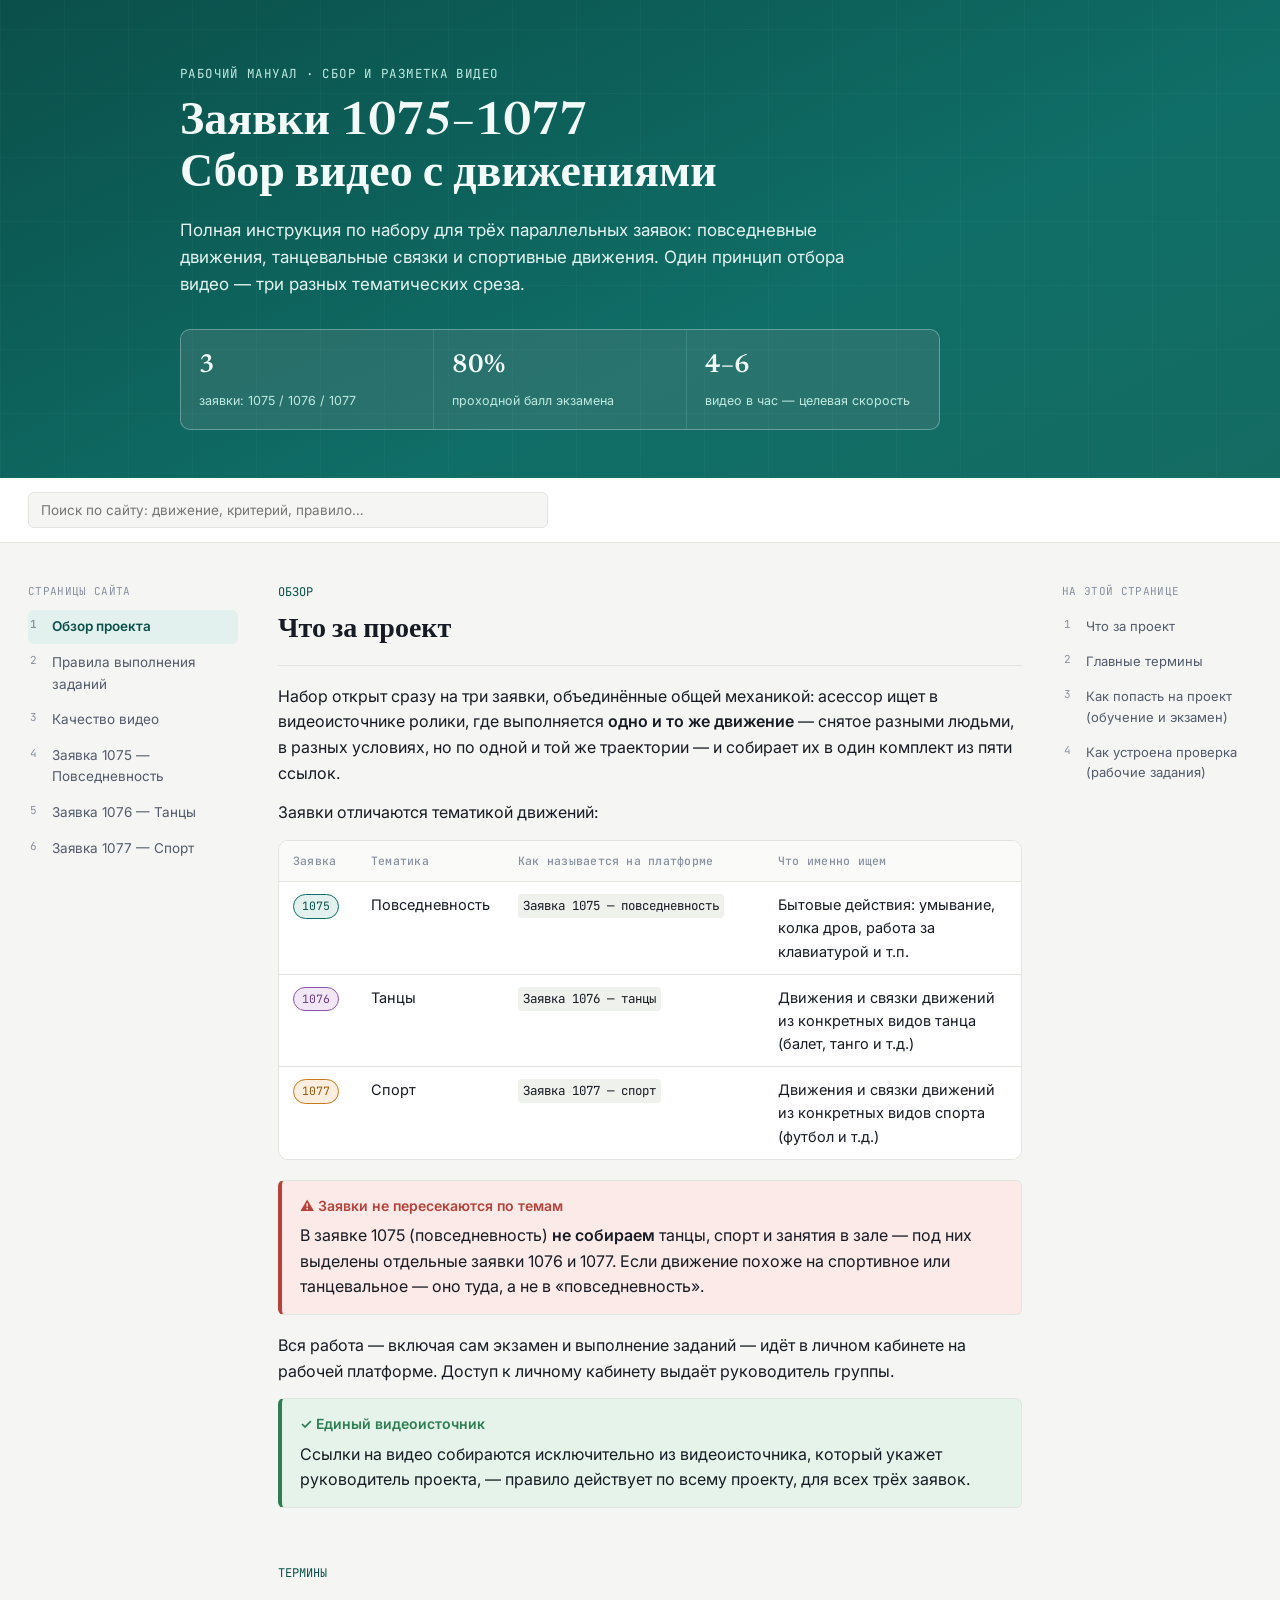
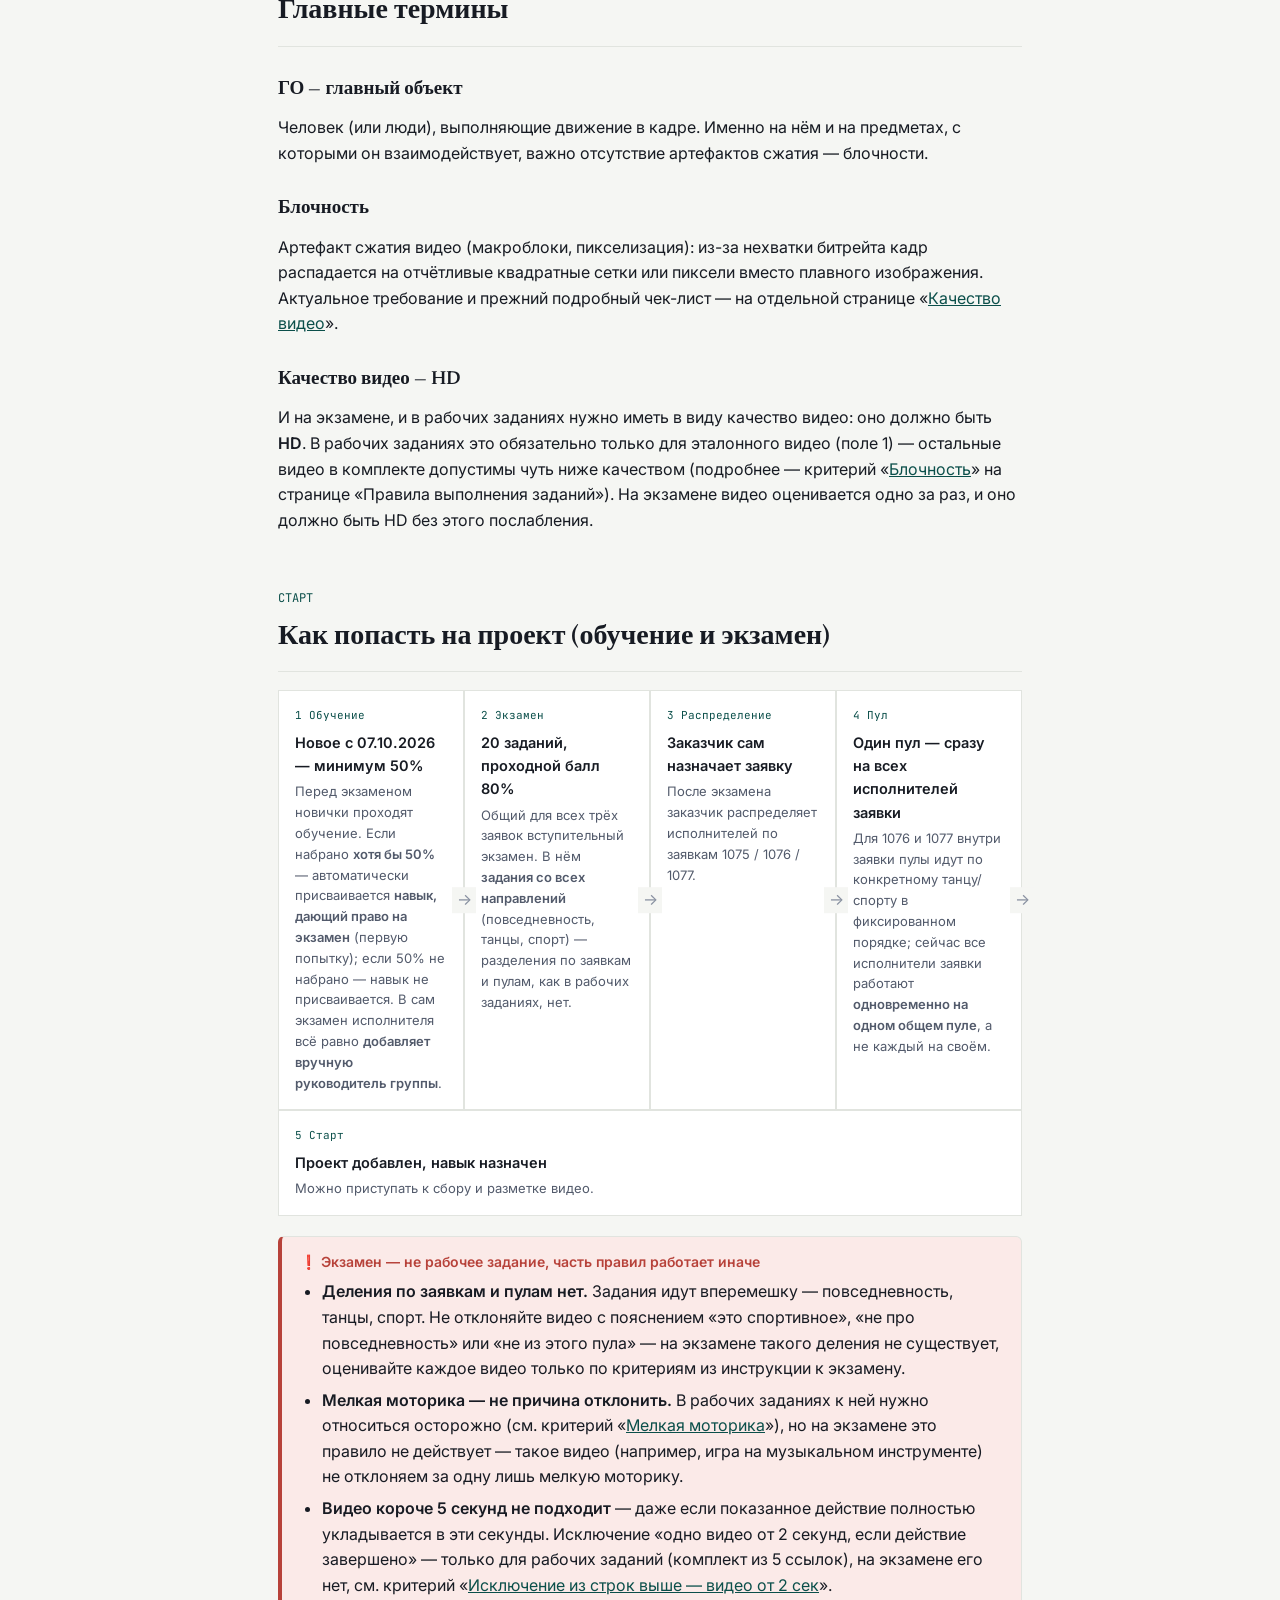
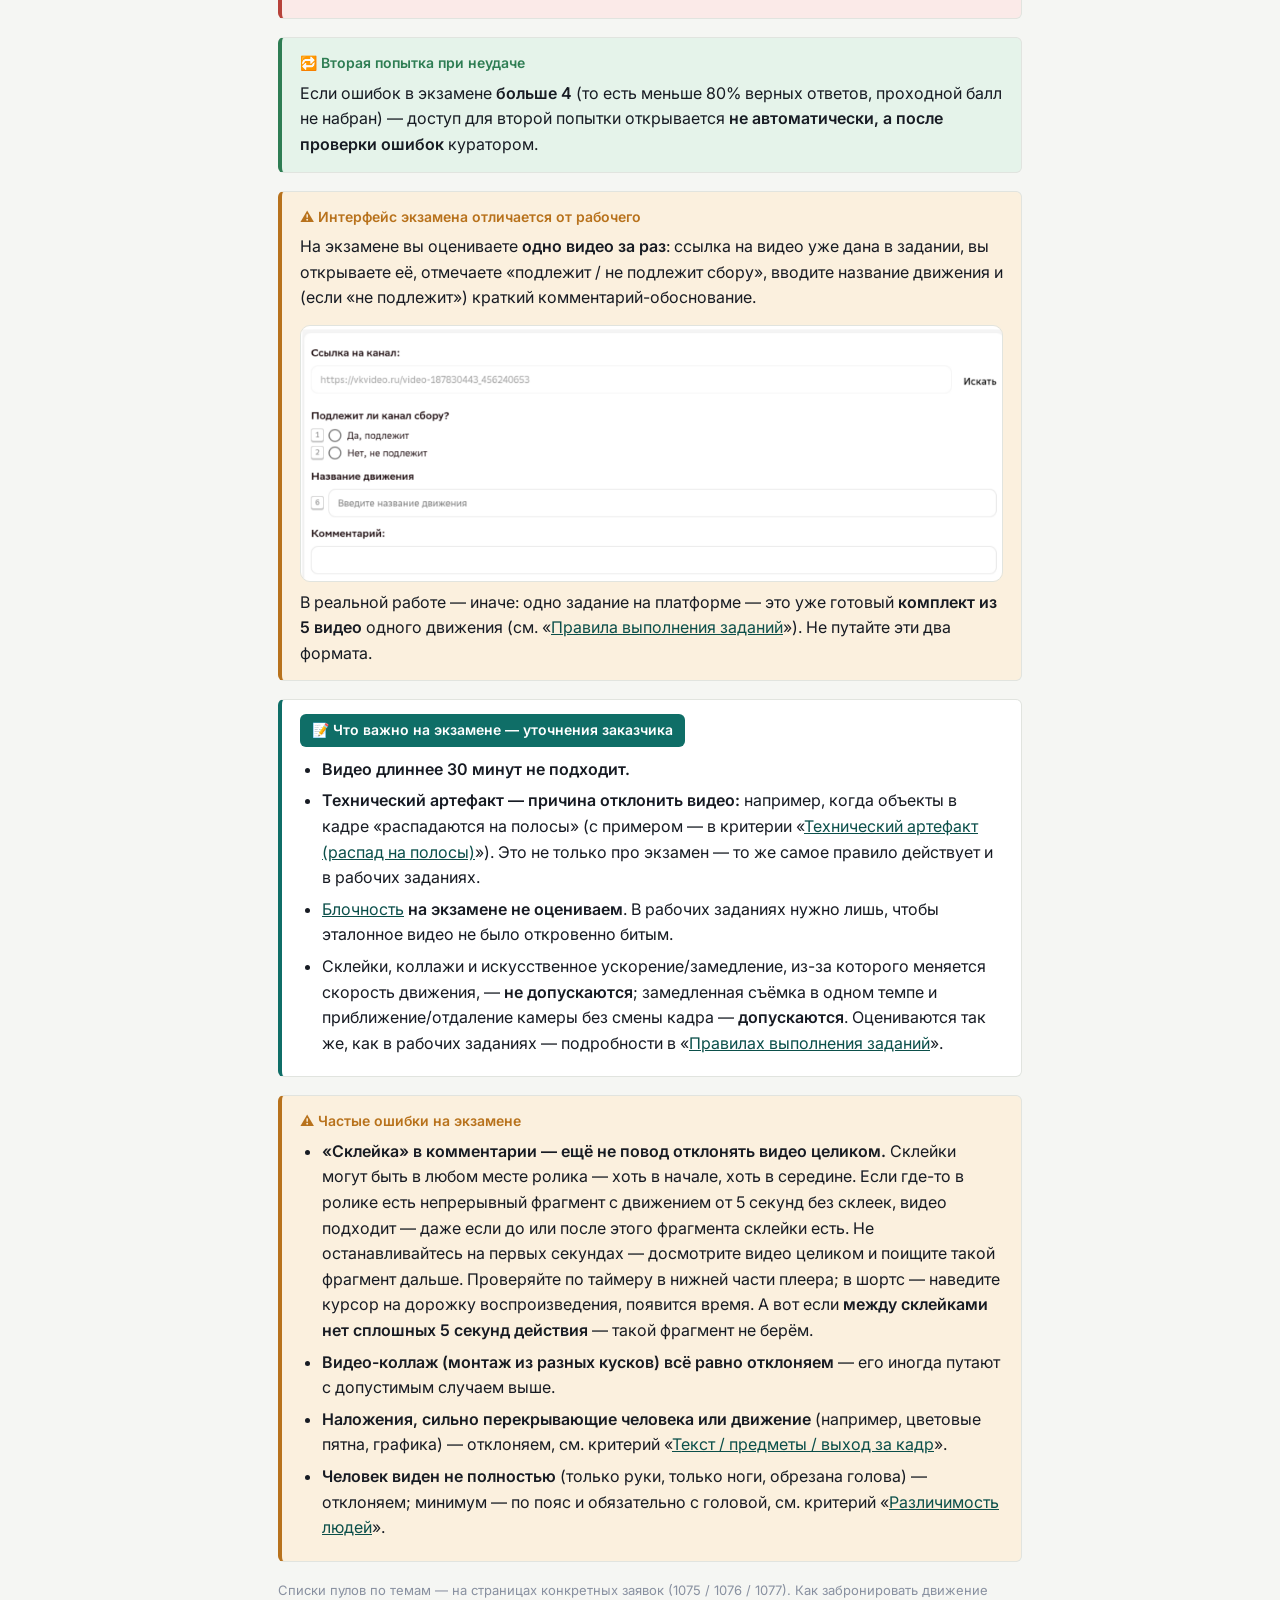
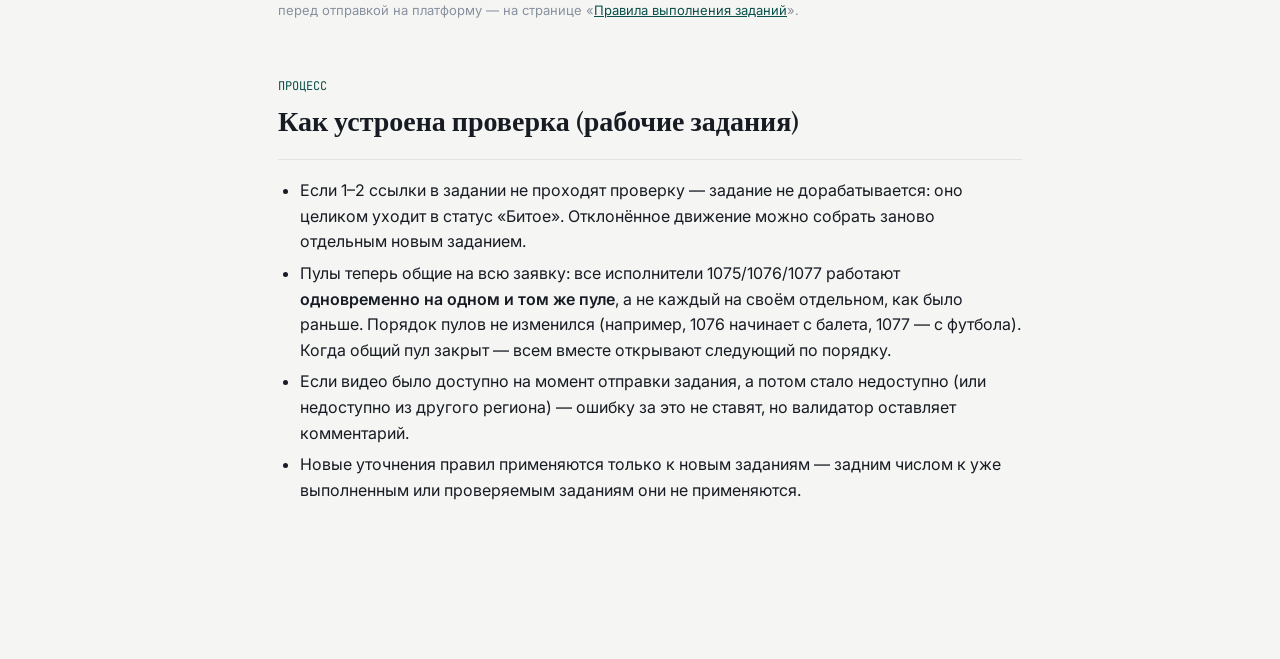
<file: site/overview.html>
<!DOCTYPE html>
<html lang="ru">
<head>
<meta charset="UTF-8">
<meta name="viewport" content="width=device-width, initial-scale=1.0">
<title>Обзор проекта · Заявки 1075–1077</title>
<link rel="preconnect" href="https://fonts.googleapis.com">
<link href="https://fonts.googleapis.com/css2?family=Newsreader:ital,opsz,wght@0,6..72,400;0,6..72,500;0,6..72,600;0,6..72,700;1,6..72,500&family=Inter:wght@400;500;600;700&family=JetBrains+Mono:wght@500&display=swap" rel="stylesheet">
<link rel="stylesheet" href="assets/style.css">
</head>
<body>

<header class="hero">
  <div class="hero-inner">
    <p class="hero-kicker">РАБОЧИЙ МАНУАЛ · СБОР И РАЗМЕТКА ВИДЕО</p>
    <h1>Заявки 1075–1077<br>Сбор видео с&nbsp;движениями</h1>
    <p class="lead">Полная инструкция по набору для трёх параллельных заявок: повседневные движения, танцевальные связки и спортивные движения. Один принцип отбора видео — три разных тематических среза.</p>
    <div class="hero-stats">
      <div class="hero-stat"><span class="n">3</span><span class="l">заявки: 1075&nbsp;/&nbsp;1076&nbsp;/&nbsp;1077</span></div>
      <div class="hero-stat"><span class="n">80%</span><span class="l">проходной балл экзамена</span></div>
      <div class="hero-stat"><span class="n">4–6</span><span class="l">видео в час — целевая скорость</span></div>
    </div>
  </div>
</header>

<div class="search-bar">
  <div class="search-bar-inner">
    <input type="search" id="site-search-input" class="search-input" placeholder="Поиск по сайту: движение, критерий, правило…" autocomplete="off" aria-label="Поиск по сайту">
    <div id="site-search-results" class="search-results" role="listbox" hidden></div>
  </div>
</div>

<div class="layout">
  <nav class="toc site-nav" aria-label="Страницы сайта">
    <div class="toc-title">СТРАНИЦЫ САЙТА</div>
    <ol>
      <li><a href="overview.html" class="active">Обзор проекта</a></li>
      <li><a href="criteria.html">Правила выполнения заданий</a></li>
      <li><a href="blockiness.html">Качество видео</a></li>
      <li><a href="request-1075.html">Заявка 1075 — Повседневность</a></li>
      <li><a href="request-1076.html">Заявка 1076 — Танцы</a></li>
      <li><a href="request-1077.html">Заявка 1077 — Спорт</a></li>
    </ol>
  </nav>

  <main>

    <section id="project">
      <p class="eyebrow">ОБЗОР</p>
      <h2>Что за проект</h2>
      <p>Набор открыт сразу на три заявки, объединённые общей механикой: асессор ищет в видеоисточнике ролики, где выполняется <strong>одно и то же движение</strong> — снятое разными людьми, в разных условиях, но по одной и той же траектории — и собирает их в один комплект из пяти ссылок.</p>
      <p>Заявки отличаются тематикой движений:</p>
      <div class="table-wrap">
        <table>
          <thead><tr><th>Заявка</th><th>Тематика</th><th class="platname">Как называется на платформе</th><th>Что именно ищем</th></tr></thead>
          <tbody>
            <tr><td><span class="tag t1075">1075</span></td><td>Повседневность</td><td class="platname"><code>Заявка 1075 — повседневность</code></td><td>Бытовые действия: умывание, колка дров, работа за клавиатурой и т.п.</td></tr>
            <tr><td><span class="tag t1076">1076</span></td><td>Танцы</td><td class="platname"><code>Заявка 1076 — танцы</code></td><td>Движения и связки движений из конкретных видов танца (балет, танго и т.д.)</td></tr>
            <tr><td><span class="tag t1077">1077</span></td><td>Спорт</td><td class="platname"><code>Заявка 1077 — спорт</code></td><td>Движения и связки движений из конкретных видов спорта (футбол и т.д.)</td></tr>
          </tbody>
        </table>
      </div>
      <div class="callout danger">
        <div class="callout-title">⚠ Заявки не пересекаются по темам</div>
        <p>В заявке 1075 (повседневность) <strong>не собираем</strong> танцы, спорт и занятия в зале — под них выделены отдельные заявки 1076 и 1077. Если движение похоже на спортивное или танцевальное — оно туда, а не в «повседневность».</p>
      </div>
      <div style="margin-bottom:14px;">
        <p style="margin:0;">Вся работа — включая сам экзамен и выполнение заданий — идёт в личном кабинете на рабочей платформе. Доступ к личному кабинету выдаёт руководитель группы.</p>
      </div>
      <div class="callout ok">
        <div class="callout-title">✓ Единый видеоисточник</div>
        <p>Ссылки на видео собираются исключительно из видеоисточника, который укажет руководитель проекта, — правило действует по всему проекту, для всех трёх заявок.</p>
      </div>
    </section>

    <section id="terms">
      <p class="eyebrow">ТЕРМИНЫ</p>
      <h2>Главные термины</h2>
      <h3>ГО — главный объект</h3>
      <p>Человек (или люди), выполняющие движение в кадре. Именно на нём и на предметах, с которыми он взаимодействует, важно отсутствие артефактов сжатия — блочности.</p>
      <h3>Блочность</h3>
      <p>Артефакт сжатия видео (макроблоки, пикселизация): из-за нехватки битрейта кадр распадается на отчётливые квадратные сетки или пиксели вместо плавного изображения. Актуальное требование и прежний подробный чек-лист — на отдельной странице «<a href="blockiness.html">Качество видео</a>».</p>

      <h3>Качество видео — HD</h3>
      <p>И на экзамене, и в рабочих заданиях нужно иметь в виду качество видео: оно должно быть <strong>HD</strong>. В рабочих заданиях это обязательно только для эталонного видео (поле 1) — остальные видео в комплекте допустимы чуть ниже качеством (подробнее — критерий «<a href="criteria.html#crit-blochnost">Блочность</a>» на странице «Правила выполнения заданий»). На экзамене видео оценивается одно за раз, и оно должно быть HD без этого послабления.</p>
    </section>

    <section id="start">
      <p class="eyebrow">СТАРТ</p>
      <h2>Как попасть на проект (обучение и экзамен)</h2>
      <div class="flow">
        <div class="flow-step">
          <div class="num">Обучение</div>
          <h4>Новое с 07.10.2026 — минимум 50%</h4>
          <p>Перед экзаменом новички проходят обучение. Если набрано <strong>хотя бы 50%</strong> — автоматически присваивается <strong>навык, дающий право на экзамен</strong> (первую попытку); если 50% не набрано — навык не присваивается. В сам экзамен исполнителя всё равно <strong>добавляет вручную руководитель группы</strong>.</p>
        </div>
        <div class="flow-step">
          <div class="num">Экзамен</div>
          <h4>20 заданий, проходной балл 80%</h4>
          <p>Общий для всех трёх заявок вступительный экзамен. В нём <strong>задания со всех направлений</strong> (повседневность, танцы, спорт) — разделения по заявкам и пулам, как в рабочих заданиях, нет.</p>
        </div>
        <div class="flow-step">
          <div class="num">Распределение</div>
          <h4>Заказчик сам назначает заявку</h4>
          <p>После экзамена заказчик распределяет исполнителей по заявкам 1075 / 1076 / 1077.</p>
        </div>
        <div class="flow-step">
          <div class="num">Пул</div>
          <h4>Один пул — сразу на всех исполнителей заявки</h4>
          <p>Для 1076 и 1077 внутри заявки пулы идут по конкретному танцу/спорту в фиксированном порядке; сейчас все исполнители заявки работают <strong>одновременно на одном общем пуле</strong>, а не каждый на своём.</p>
        </div>
        <div class="flow-step">
          <div class="num">Старт</div>
          <h4>Проект добавлен, навык назначен</h4>
          <p>Можно приступать к сбору и разметке видео.</p>
        </div>
      </div>

      <div class="callout danger" id="exam-no-pools">
        <div class="callout-title">❗ Экзамен — не рабочее задание, часть правил работает иначе</div>
        <ul style="margin-bottom:0;">
          <li><strong>Деления по заявкам и пулам нет.</strong> Задания идут вперемешку — повседневность, танцы, спорт. Не отклоняйте видео с пояснением «это спортивное», «не про повседневность» или «не из этого пула» — на экзамене такого деления не существует, оценивайте каждое видео только по критериям из инструкции к экзамену.</li>
          <li><strong>Мелкая моторика — не причина отклонить.</strong> В рабочих заданиях к ней нужно относиться осторожно (см. критерий «<a href="criteria.html#crit-melkaya-motorika">Мелкая моторика</a>»), но на экзамене это правило не действует — такое видео (например, игра на музыкальном инструменте) не отклоняем за одну лишь мелкую моторику.</li>
          <li><strong>Видео короче 5 секунд не подходит</strong> — даже если показанное действие полностью укладывается в эти секунды. Исключение «одно видео от 2 секунд, если действие завершено» — только для рабочих заданий (комплект из 5 ссылок), на экзамене его нет, см. критерий «<a href="criteria.html#crit-isklyuchenie-2sek">Исключение из строк выше — видео от 2 сек</a>».</li>
        </ul>
      </div>

      <div class="callout ok">
        <div class="callout-title">🔁 Вторая попытка при неудаче</div>
        <p style="margin-bottom:0;">Если ошибок в экзамене <strong>больше 4</strong> (то есть меньше 80% верных ответов, проходной балл не набран) — доступ для второй попытки открывается <strong>не автоматически, а после проверки ошибок</strong> куратором.</p>
      </div>

      <div class="callout warn">
        <div class="callout-title">⚠ Интерфейс экзамена отличается от рабочего</div>
        <p>На экзамене вы оцениваете <strong>одно видео за раз</strong>: ссылка на видео уже дана в задании, вы открываете её, отмечаете «подлежит / не подлежит сбору», вводите название движения и (если «не подлежит») краткий комментарий-обоснование.</p>
        <figure style="margin:12px 0 8px;">
          <img src="assets/exam-interface.png" alt="Интерфейс экзамена — одно видео за раз" style="width:100%; display:block; border-radius:var(--radius-m); border:1px solid var(--line);">
        </figure>
        <p style="margin-bottom:0;">В реальной работе — иначе: одно задание на платформе — это уже готовый <strong>комплект из 5 видео</strong> одного движения (см. «<a href="criteria.html">Правила выполнения заданий</a>»). Не путайте эти два формата.</p>
      </div>

      <div class="callout info" id="exam-rules">
        <div class="callout-title hl">📝 Что важно на экзамене — уточнения заказчика</div>
        <ul style="margin-bottom:0;">
          <li><strong>Видео длиннее 30 минут не подходит.</strong></li>
          <li><strong>Технический артефакт — причина отклонить видео:</strong> например, когда объекты в кадре «распадаются на полосы» (с примером — в критерии «<a href="criteria.html#crit-polosy">Технический артефакт (распад на полосы)</a>»). Это не только про экзамен — то же самое правило действует и в рабочих заданиях.</li>
          <li><a href="blockiness.html">Блочность</a> <strong>на экзамене не оцениваем</strong>. В рабочих заданиях нужно лишь, чтобы эталонное видео не было откровенно битым.</li>
          <li>Склейки, коллажи и искусственное ускорение/замедление, из-за которого меняется скорость движения, — <strong>не допускаются</strong>; замедленная съёмка в одном темпе и приближение/отдаление камеры без смены кадра — <strong>допускаются</strong>. Оцениваются так же, как в рабочих заданиях — подробности в «<a href="criteria.html#criteria">Правилах выполнения заданий</a>».</li>
        </ul>
      </div>

      <div class="callout warn" id="exam-mistakes">
        <div class="callout-title">⚠ Частые ошибки на экзамене</div>
        <ul style="margin-bottom:0;">
          <li><strong>«Склейка» в комментарии — ещё не повод отклонять видео целиком.</strong> Склейки могут быть в любом месте ролика — хоть в начале, хоть в середине. Если где-то в ролике есть непрерывный фрагмент с движением от 5 секунд без склеек, видео подходит — даже если до или после этого фрагмента склейки есть. Не останавливайтесь на первых секундах — досмотрите видео целиком и поищите такой фрагмент дальше. Проверяйте по таймеру в нижней части плеера; в шортс — наведите курсор на дорожку воспроизведения, появится время. А вот если <strong>между склейками нет сплошных 5 секунд действия</strong> — такой фрагмент не берём.</li>
          <li><strong>Видео-коллаж (монтаж из разных кусков) всё равно отклоняем</strong> — его иногда путают с допустимым случаем выше.</li>
          <li><strong>Наложения, сильно перекрывающие человека или движение</strong> (например, цветовые пятна, графика) — отклоняем, см. критерий «<a href="criteria.html#crit-tekst-predmety">Текст / предметы / выход за кадр</a>».</li>
          <li><strong>Человек виден не полностью</strong> (только руки, только ноги, обрезана голова) — отклоняем; минимум — по пояс и обязательно с головой, см. критерий «<a href="criteria.html#crit-razlichimost-lyudey">Различимость людей</a>».</li>
        </ul>
      </div>

      <p class="quiet">Списки пулов по темам — на страницах конкретных заявок (1075 / 1076 / 1077). Как забронировать движение перед отправкой на платформу — на странице «<a href="criteria.html#draft-booking">Правила выполнения заданий</a>».</p>
    </section>

    <section id="process">
      <p class="eyebrow">ПРОЦЕСС</p>
      <h2>Как устроена проверка (рабочие задания)</h2>
      <ul>
        <li>Если 1–2 ссылки в задании не проходят проверку — задание не дорабатывается: оно целиком уходит в статус «Битое». Отклонённое движение можно собрать заново отдельным новым заданием.</li>
        <li>Пулы теперь общие на всю заявку: все исполнители 1075/1076/1077 работают <strong>одновременно на одном и том же пуле</strong>, а не каждый на своём отдельном, как было раньше. Порядок пулов не изменился (например, 1076 начинает с балета, 1077 — с футбола). Когда общий пул закрыт — всем вместе открывают следующий по порядку.</li>
        <li>Если видео было доступно на момент отправки задания, а потом стало недоступно (или недоступно из другого региона) — ошибку за это не ставят, но валидатор оставляет комментарий.</li>
        <li>Новые уточнения правил применяются только к новым заданиям — задним числом к уже выполненным или проверяемым заданиям они не применяются.</li>
      </ul>
    </section>

  </main>

  <nav class="toc page-nav" aria-label="На этой странице">
    <div class="toc-title">НА ЭТОЙ СТРАНИЦЕ</div>
    <ol>
      <li><a href="#project">Что за проект</a></li>
      <li><a href="#terms">Главные термины</a></li>
      <li><a href="#start">Как попасть на проект (обучение и экзамен)</a></li>
      <li><a href="#process">Как устроена проверка (рабочие задания)</a></li>
    </ol>
  </nav>
</div>

<script src="assets/search-index.js"></script>
<script src="assets/search.js" defer></script>
</body>
</html>
</file>
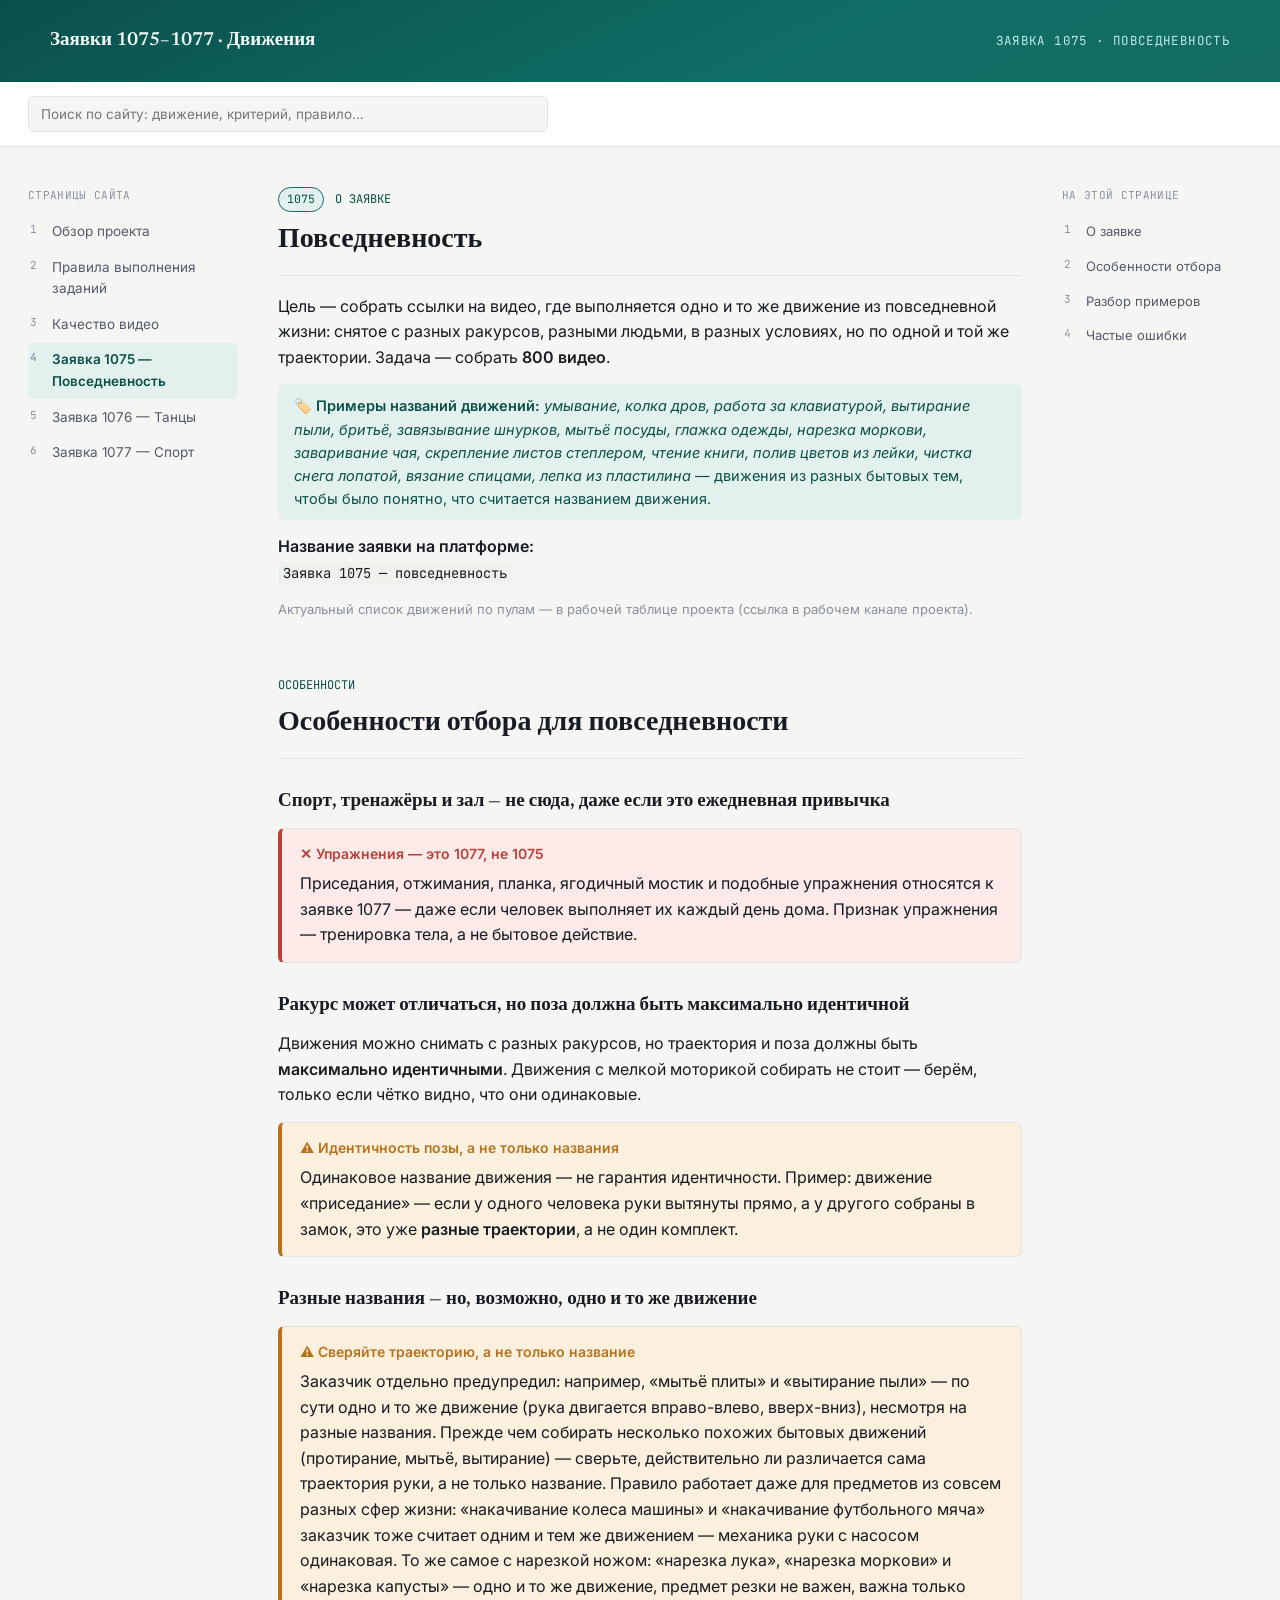
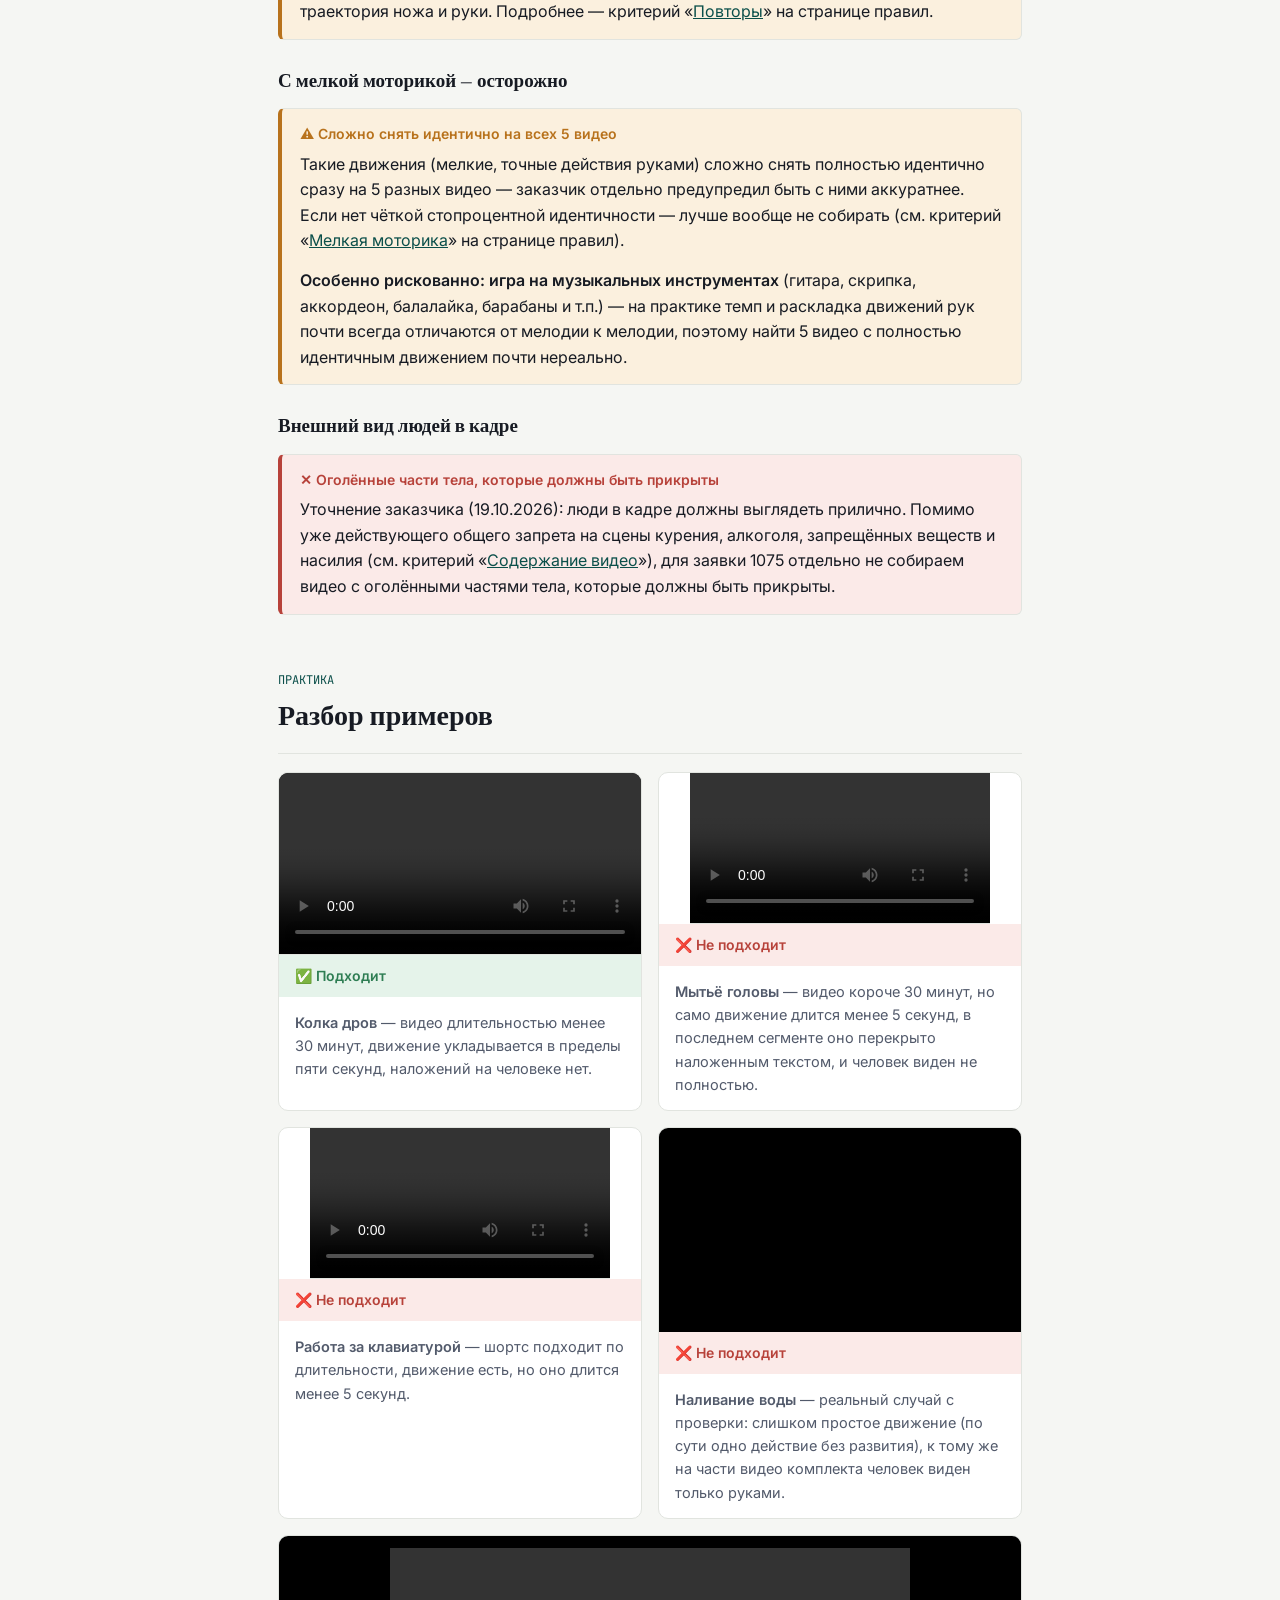
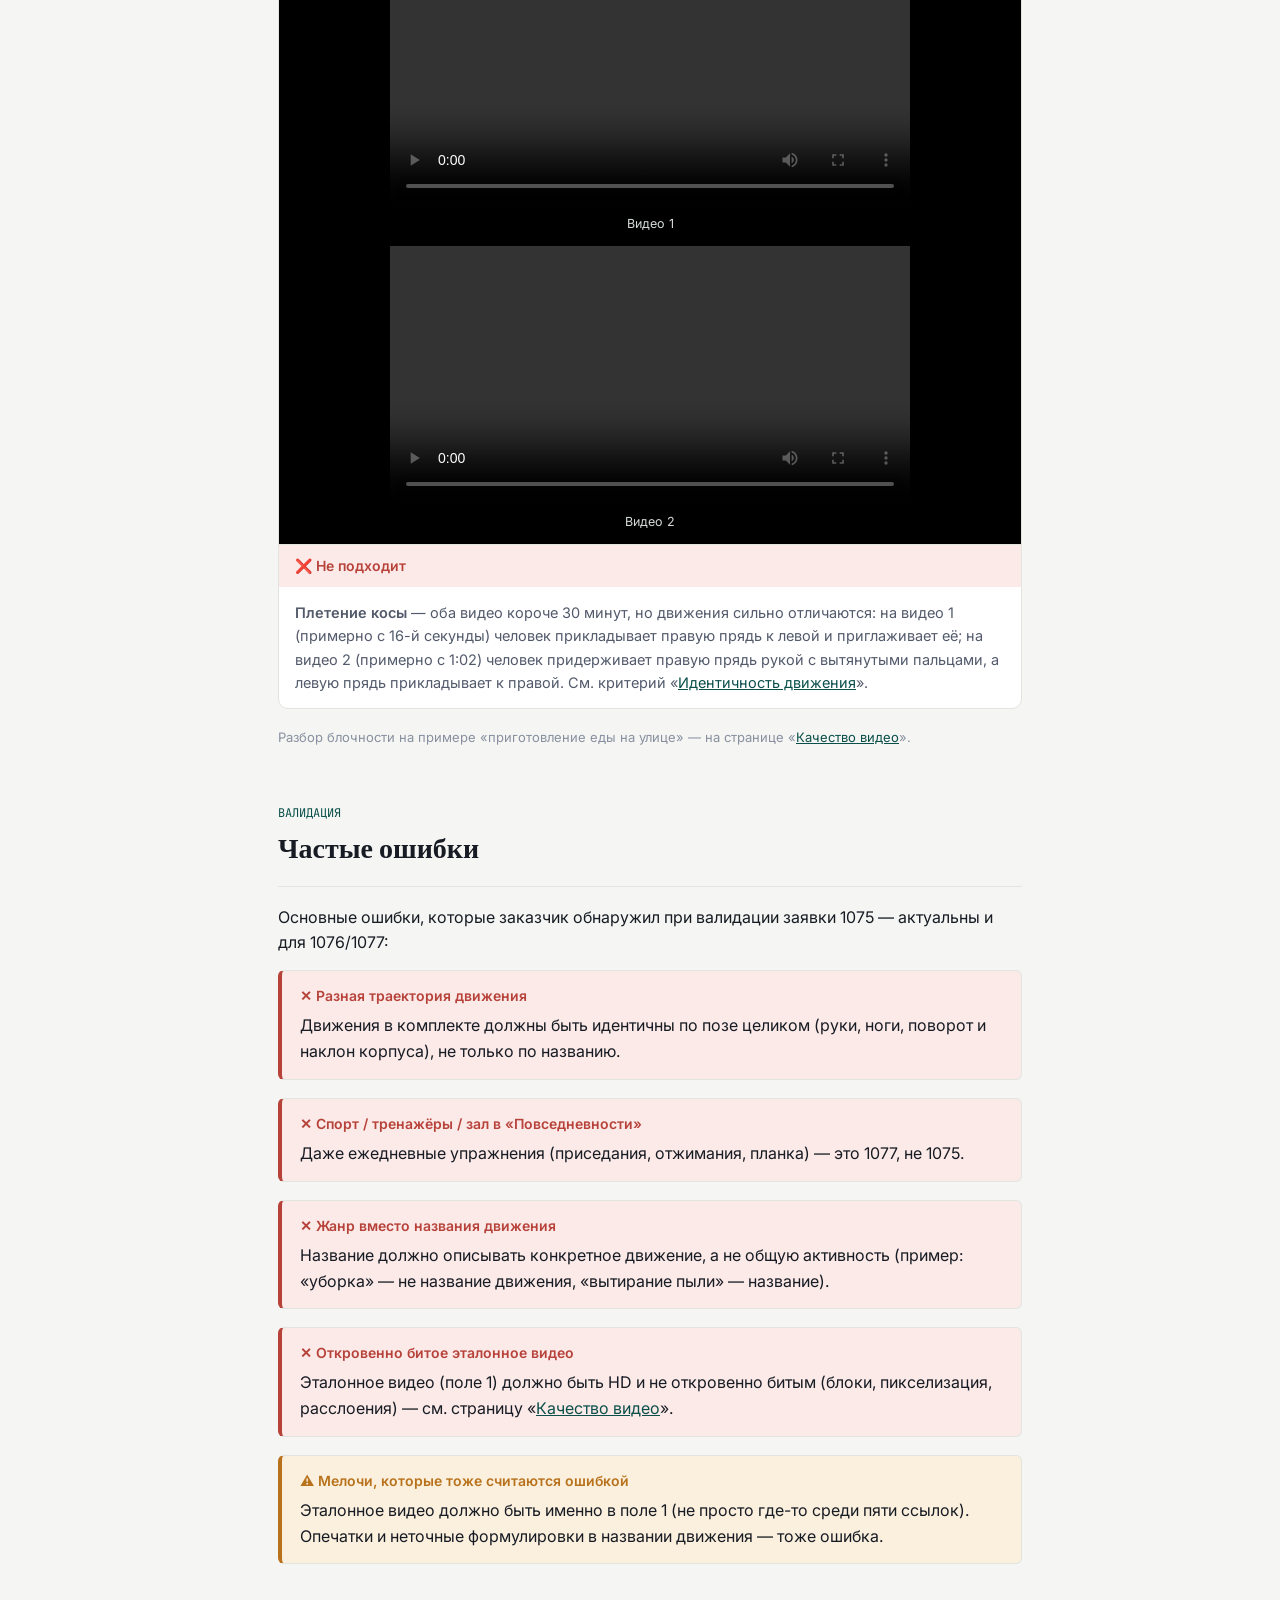
<file: site/request-1075.html>
<!DOCTYPE html>
<html lang="ru">
<head>
<meta charset="UTF-8">
<meta name="viewport" content="width=device-width, initial-scale=1.0">
<title>Заявка 1075 — Повседневность · Заявки 1075–1077</title>
<link rel="preconnect" href="https://fonts.googleapis.com">
<link href="https://fonts.googleapis.com/css2?family=Newsreader:ital,opsz,wght@0,6..72,400;0,6..72,500;0,6..72,600;0,6..72,700;1,6..72,500&family=Inter:wght@400;500;600;700&family=JetBrains+Mono:wght@500&display=swap" rel="stylesheet">
<link rel="stylesheet" href="assets/style.css">
</head>
<body>

<header class="page-header">
  <div class="page-header-inner">
    <a class="brand" href="overview.html">Заявки 1075–1077 · Движения</a>
    <span class="page-title">ЗАЯВКА 1075 · ПОВСЕДНЕВНОСТЬ</span>
  </div>
</header>

<div class="search-bar">
  <div class="search-bar-inner">
    <input type="search" id="site-search-input" class="search-input" placeholder="Поиск по сайту: движение, критерий, правило…" autocomplete="off" aria-label="Поиск по сайту">
    <div id="site-search-results" class="search-results" role="listbox" hidden></div>
  </div>
</div>

<div class="layout">
  <nav class="toc site-nav" aria-label="Страницы сайта">
    <div class="toc-title">СТРАНИЦЫ САЙТА</div>
    <ol>
      <li><a href="overview.html">Обзор проекта</a></li>
      <li><a href="criteria.html">Правила выполнения заданий</a></li>
      <li><a href="blockiness.html">Качество видео</a></li>
      <li><a href="request-1075.html" class="active">Заявка 1075 — Повседневность</a></li>
      <li><a href="request-1076.html">Заявка 1076 — Танцы</a></li>
      <li><a href="request-1077.html">Заявка 1077 — Спорт</a></li>
    </ol>
  </nav>

  <main>

    <section id="about">
      <p class="eyebrow"><span class="tag t1075">1075</span> О ЗАЯВКЕ</p>
      <h2>Повседневность</h2>
      <p>Цель — собрать ссылки на видео, где выполняется одно и то же движение из повседневной жизни: снятое с разных ракурсов, разными людьми, в разных условиях, но по одной и той же траектории. Задача — собрать <strong>800 видео</strong>.</p>
      <p class="name-examples">🏷️ <strong>Примеры названий движений:</strong> <em>умывание, колка дров, работа за клавиатурой, вытирание пыли, бритьё, завязывание шнурков, мытьё посуды, глажка одежды, нарезка моркови, заваривание чая, скрепление листов степлером, чтение книги, полив цветов из лейки, чистка снега лопатой, вязание спицами, лепка из пластилина</em> — движения из разных бытовых тем, чтобы было понятно, что считается названием движения.</p>
      <p><strong>Название заявки на платформе:</strong><br><code>Заявка 1075 — повседневность</code></p>
      <p class="quiet">Актуальный список движений по пулам — в рабочей таблице проекта (ссылка в рабочем канале проекта).</p>
    </section>

    <section id="specifics">
      <p class="eyebrow">ОСОБЕННОСТИ</p>
      <h2>Особенности отбора для повседневности</h2>

      <h3>Спорт, тренажёры и зал — не сюда, даже если это ежедневная привычка</h3>
      <div class="callout danger">
        <div class="callout-title">✕ Упражнения — это 1077, не 1075</div>
        <p>Приседания, отжимания, планка, ягодичный мостик и подобные упражнения относятся к заявке 1077 — даже если человек выполняет их каждый день дома. Признак упражнения — тренировка тела, а не бытовое действие.</p>
      </div>

      <h3>Ракурс может отличаться, но поза должна быть максимально идентичной</h3>
      <p>Движения можно снимать с разных ракурсов, но траектория и поза должны быть <strong>максимально идентичными</strong>. Движения с мелкой моторикой собирать не стоит — берём, только если чётко видно, что они одинаковые.</p>
      <div class="callout warn">
        <div class="callout-title">⚠ Идентичность позы, а не только названия</div>
        <p>Одинаковое название движения — не гарантия идентичности. Пример: движение «приседание» — если у одного человека руки вытянуты прямо, а у другого собраны в замок, это уже <strong>разные траектории</strong>, а не один комплект.</p>
      </div>

      <h3>Разные названия — но, возможно, одно и то же движение</h3>
      <div class="callout warn">
        <div class="callout-title">⚠ Сверяйте траекторию, а не только название</div>
        <p style="margin-bottom:0;">Заказчик отдельно предупредил: например, «мытьё плиты» и «вытирание пыли» — по сути одно и то же движение (рука двигается вправо-влево, вверх-вниз), несмотря на разные названия. Прежде чем собирать несколько похожих бытовых движений (протирание, мытьё, вытирание) — сверьте, действительно ли различается сама траектория руки, а не только название. Правило работает даже для предметов из совсем разных сфер жизни: «накачивание колеса машины» и «накачивание футбольного мяча» заказчик тоже считает одним и тем же движением — механика руки с насосом одинаковая. То же самое с нарезкой ножом: «нарезка лука», «нарезка моркови» и «нарезка капусты» — одно и то же движение, предмет резки не важен, важна только траектория ножа и руки. Подробнее — критерий «<a href="criteria.html#crit-povtory">Повторы</a>» на странице правил.</p>
      </div>

      <h3>С мелкой моторикой — осторожно</h3>
      <div class="callout warn">
        <div class="callout-title">⚠ Сложно снять идентично на всех 5 видео</div>
        <p>Такие движения (мелкие, точные действия руками) сложно снять полностью идентично сразу на 5 разных видео — заказчик отдельно предупредил быть с ними аккуратнее. Если нет чёткой стопроцентной идентичности — лучше вообще не собирать (см. критерий «<a href="criteria.html#crit-melkaya-motorika">Мелкая моторика</a>» на странице правил).</p>
        <p style="margin-bottom:0;"><strong>Особенно рискованно: игра на музыкальных инструментах</strong> (гитара, скрипка, аккордеон, балалайка, барабаны и т.п.) — на практике темп и раскладка движений рук почти всегда отличаются от мелодии к мелодии, поэтому найти 5 видео с полностью идентичным движением почти нереально.</p>
      </div>

      <h3>Внешний вид людей в кадре</h3>
      <div class="callout danger">
        <div class="callout-title">✕ Оголённые части тела, которые должны быть прикрыты</div>
        <p>Уточнение заказчика (19.10.2026): люди в кадре должны выглядеть прилично. Помимо уже действующего общего запрета на сцены курения, алкоголя, запрещённых веществ и насилия (см. критерий «<a href="criteria.html#crit-zapreshchennyi-kontent">Содержание видео</a>»), для заявки 1075 отдельно не собираем видео с оголёнными частями тела, которые должны быть прикрыты.</p>
      </div>
    </section>

    <section id="practice">
      <p class="eyebrow">ПРАКТИКА</p>
      <h2>Разбор примеров</h2>

      <div class="example-grid">
        <div class="example-card pass">
          <video class="media" controls preload="metadata">
            <source src="assets/1075-example-1-firewood.mp4" type="video/mp4">
          </video>
          <div class="status">✅ Подходит</div>
          <div class="body"><p><strong>Колка дров</strong> — видео длительностью менее 30 минут, движение укладывается в пределы пяти секунд, наложений на человеке нет.</p></div>
        </div>

        <div class="example-card fail">
          <video class="media portrait" controls preload="metadata">
            <source src="assets/1075-example-2-hairwash.mp4" type="video/mp4">
          </video>
          <div class="status">❌ Не подходит</div>
          <div class="body"><p><strong>Мытьё головы</strong> — видео короче 30 минут, но само движение длится менее 5 секунд, в последнем сегменте оно перекрыто наложенным текстом, и человек виден не полностью.</p></div>
        </div>

        <div class="example-card fail">
          <video class="media portrait" controls preload="metadata">
            <source src="assets/1075-example-3-keyboard.mp4" type="video/mp4">
          </video>
          <div class="status">❌ Не подходит</div>
          <div class="body"><p><strong>Работа за клавиатурой</strong> — шортс подходит по длительности, движение есть, но оно длится менее 5 секунд.</p></div>
        </div>

        <div class="example-card fail">
          <iframe class="media" src="https://www.youtube.com/embed/z0xTEkC4C8k" title="Наливание воды — слишком простое движение" allowfullscreen></iframe>
          <div class="status">❌ Не подходит</div>
          <div class="body"><p><strong>Наливание воды</strong> — реальный случай с проверки: слишком простое движение (по сути одно действие без развития), к тому же на части видео комплекта человек виден только руками.</p></div>
        </div>

        <div class="example-card fail wide">
          <div class="media-pair">
            <figure>
              <video controls preload="metadata" src="assets/1075-example-5-braid-1.mp4"></video>
              <figcaption>Видео 1</figcaption>
            </figure>
            <figure>
              <video controls preload="metadata" src="assets/1075-example-5-braid-2.mp4"></video>
              <figcaption>Видео 2</figcaption>
            </figure>
          </div>
          <div class="status">❌ Не подходит</div>
          <div class="body"><p><strong>Плетение косы</strong> — оба видео короче 30 минут, но движения сильно отличаются: на видео 1 (примерно с 16-й секунды) человек прикладывает правую прядь к левой и приглаживает её; на видео 2 (примерно с 1:02) человек придерживает правую прядь рукой с вытянутыми пальцами, а левую прядь прикладывает к правой. См. критерий «<a href="criteria.html#crit-identichnost">Идентичность движения</a>».</p></div>
        </div>
      </div>

      <p class="quiet">Разбор блочности на примере «приготовление еды на улице» — на странице «<a href="blockiness.html">Качество видео</a>».</p>
    </section>

    <section id="mistakes">
      <p class="eyebrow">ВАЛИДАЦИЯ</p>
      <h2>Частые ошибки</h2>
      <p>Основные ошибки, которые заказчик обнаружил при валидации заявки 1075 — актуальны и для 1076/1077:</p>
      <div class="callout danger">
        <div class="callout-title">✕ Разная траектория движения</div>
        <p>Движения в комплекте должны быть идентичны по позе целиком (руки, ноги, поворот и наклон корпуса), не только по названию.</p>
      </div>
      <div class="callout danger">
        <div class="callout-title">✕ Спорт / тренажёры / зал в «Повседневности»</div>
        <p>Даже ежедневные упражнения (приседания, отжимания, планка) — это 1077, не 1075.</p>
      </div>
      <div class="callout danger">
        <div class="callout-title">✕ Жанр вместо названия движения</div>
        <p>Название должно описывать конкретное движение, а не общую активность (пример: «уборка» — не название движения, «вытирание пыли» — название).</p>
      </div>
      <div class="callout danger">
        <div class="callout-title">✕ Откровенно битое эталонное видео</div>
        <p>Эталонное видео (поле 1) должно быть HD и не откровенно битым (блоки, пикселизация, расслоения) — см. страницу «<a href="blockiness.html">Качество видео</a>».</p>
      </div>
      <div class="callout warn">
        <div class="callout-title">⚠ Мелочи, которые тоже считаются ошибкой</div>
        <p>Эталонное видео должно быть именно в поле 1 (не просто где-то среди пяти ссылок). Опечатки и неточные формулировки в названии движения — тоже ошибка.</p>
      </div>
    </section>

  </main>

  <nav class="toc page-nav" aria-label="На этой странице">
    <div class="toc-title">НА ЭТОЙ СТРАНИЦЕ</div>
    <ol>
      <li><a href="#about">О заявке</a></li>
      <li><a href="#specifics">Особенности отбора</a></li>
      <li><a href="#practice">Разбор примеров</a></li>
      <li><a href="#mistakes">Частые ошибки</a></li>
    </ol>
  </nav>
</div>

<script src="assets/search-index.js"></script>
<script src="assets/search.js" defer></script>
</body>
</html>
</file>
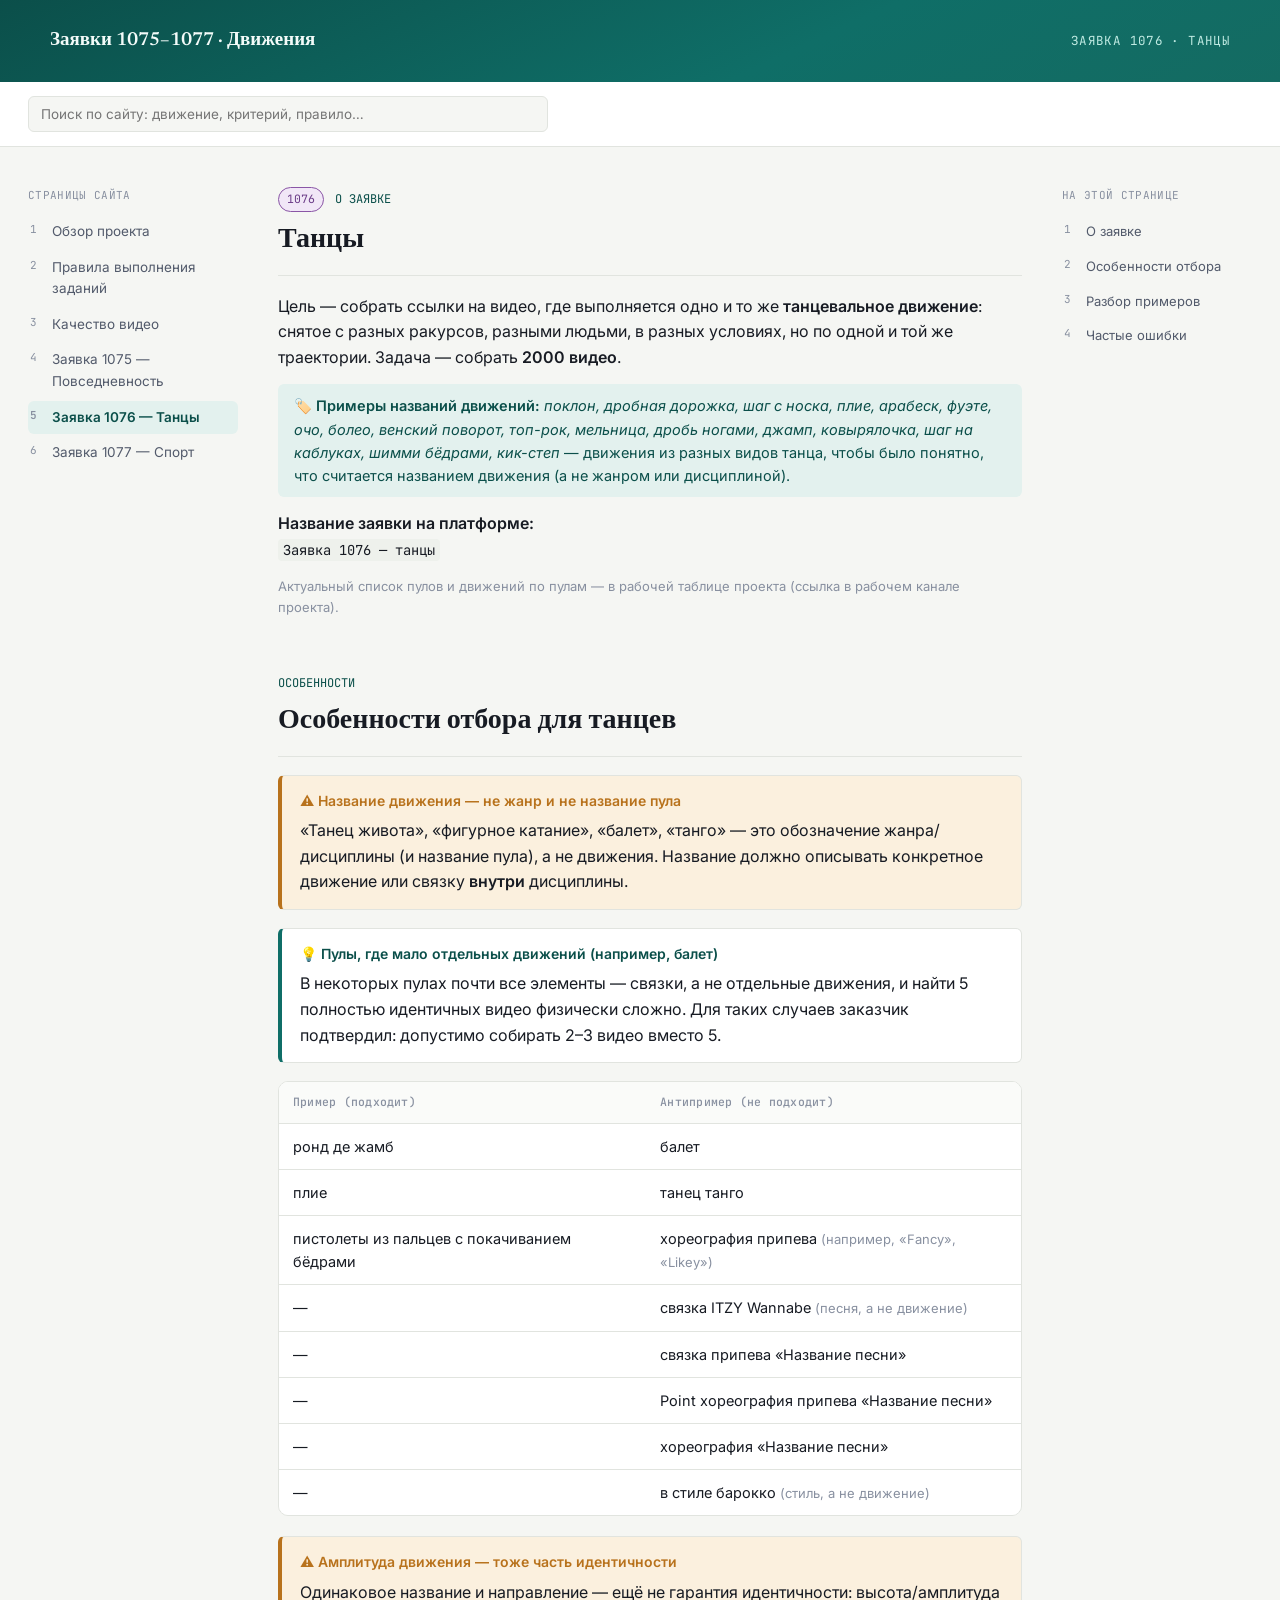
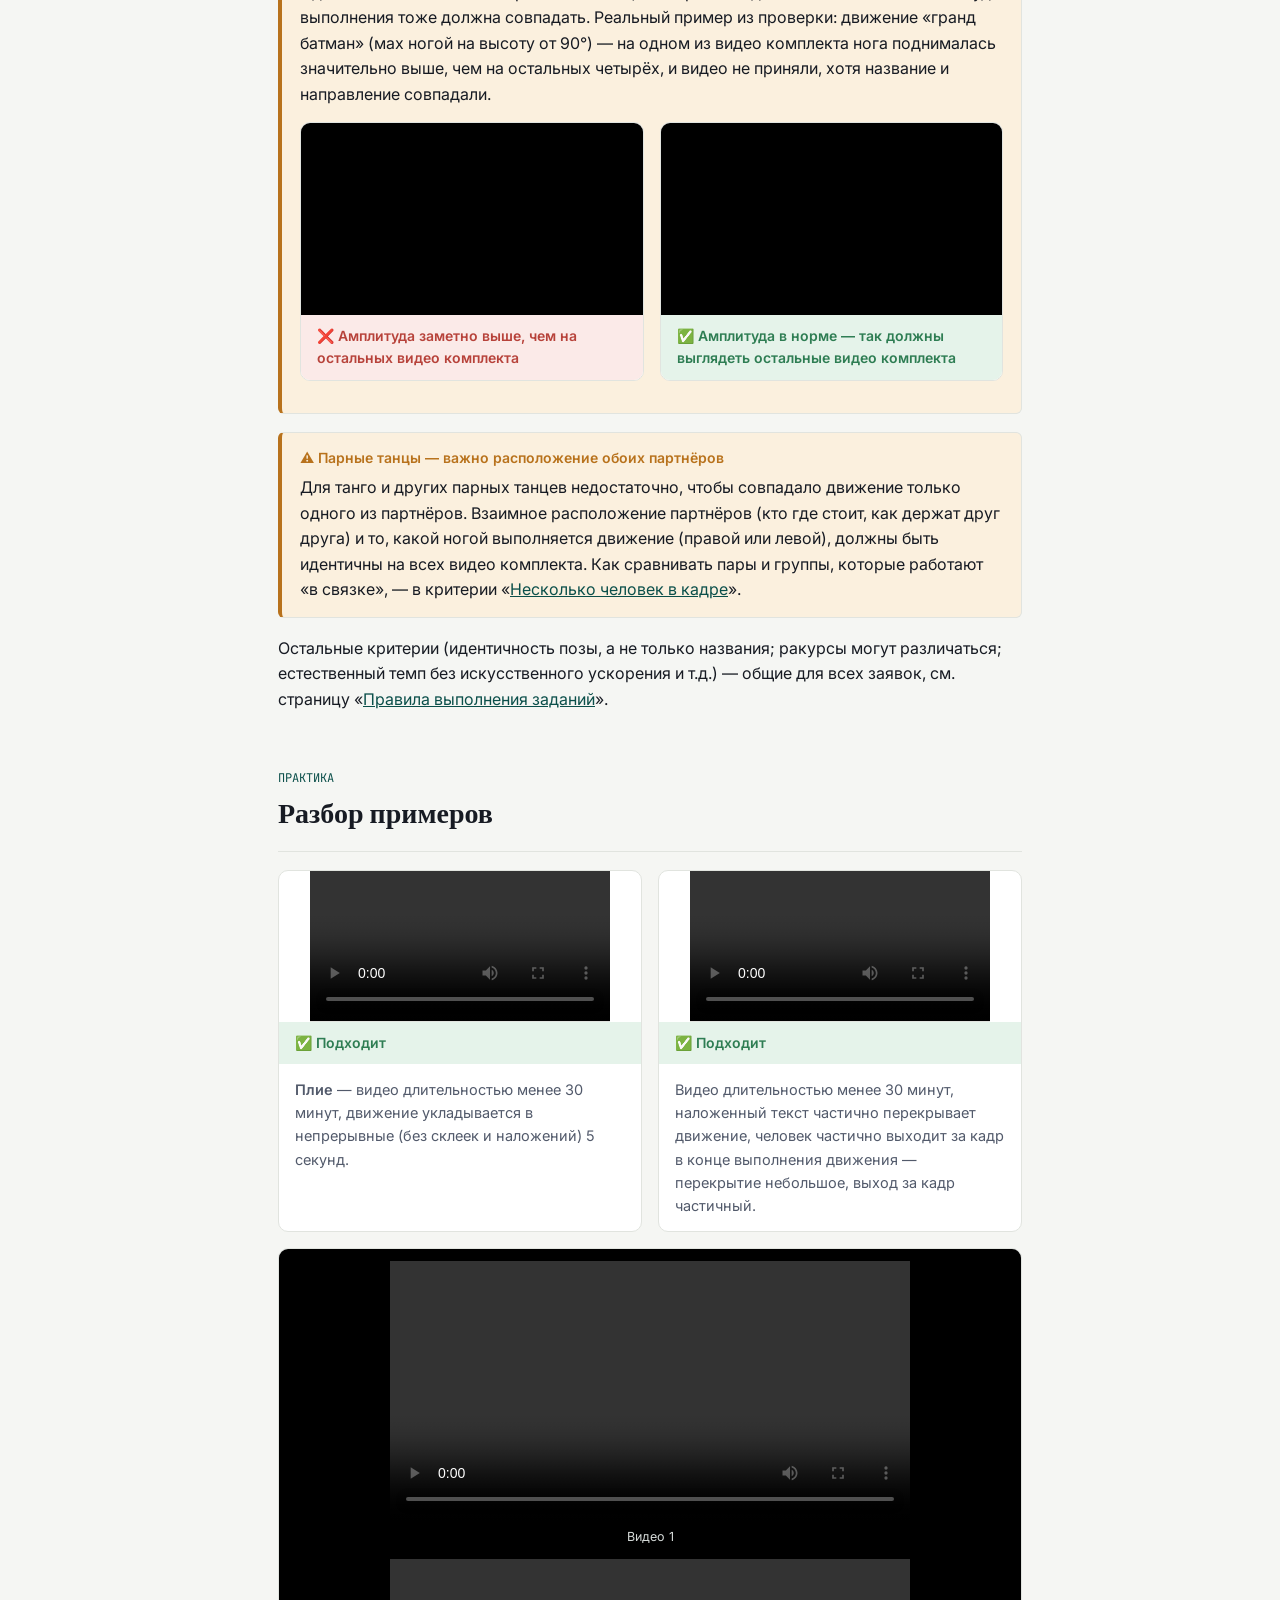
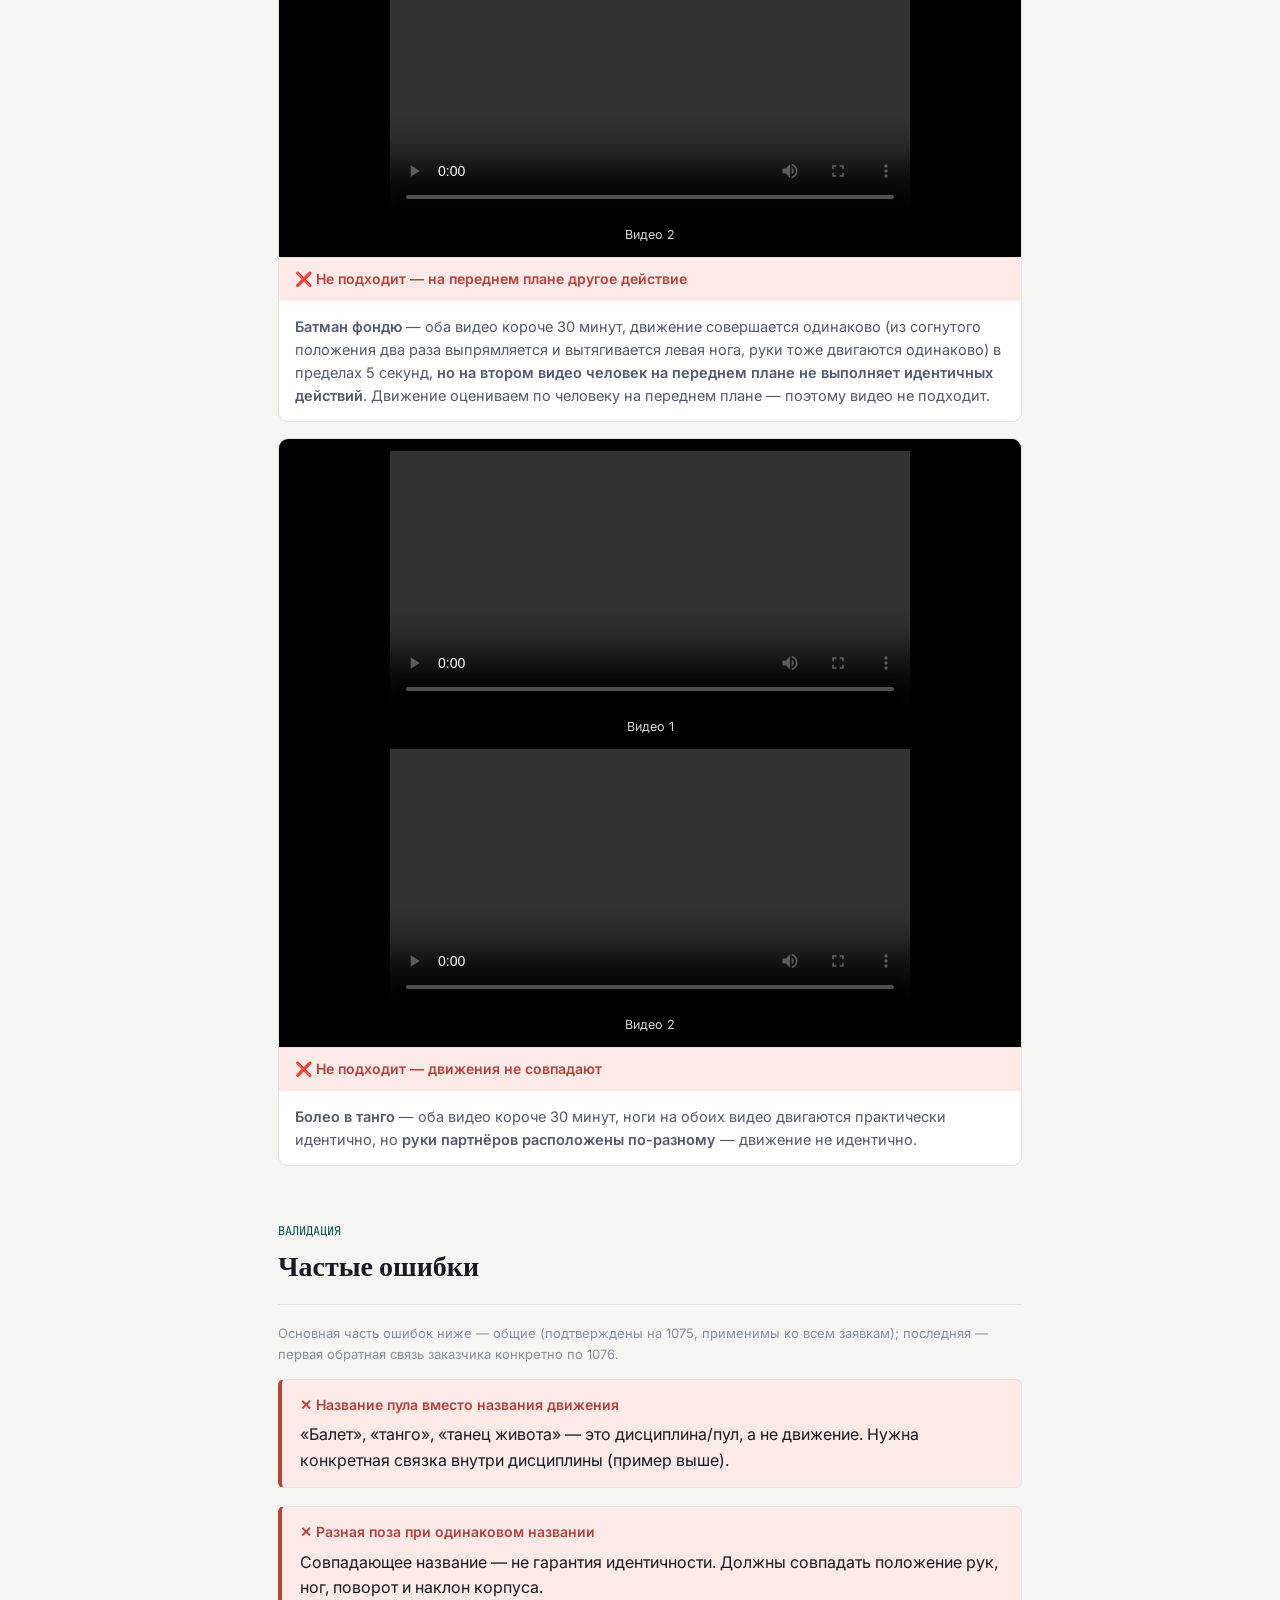
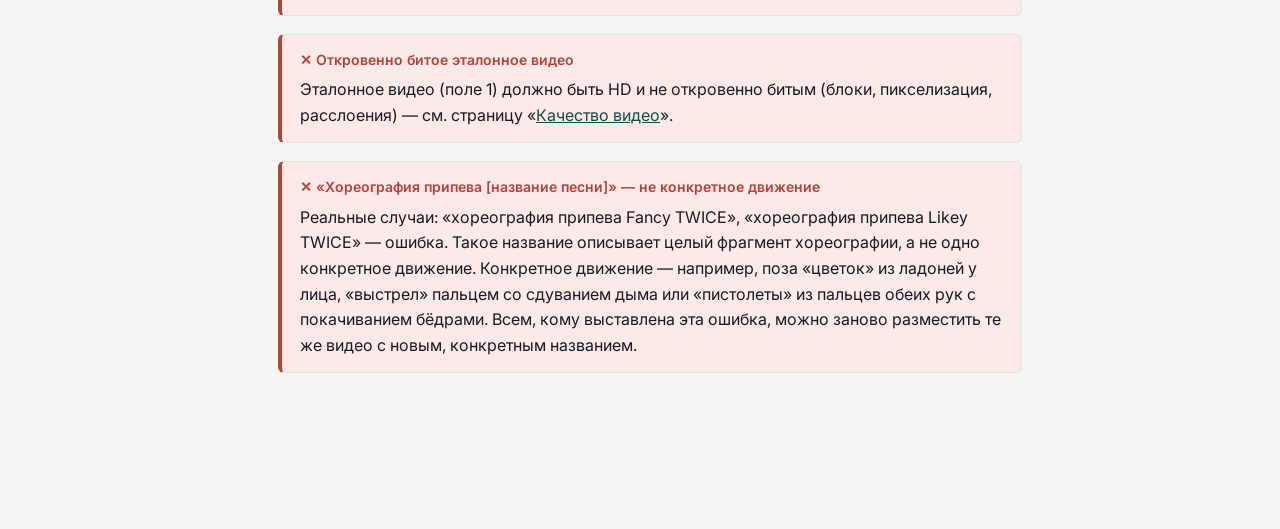
<file: site/request-1076.html>
<!DOCTYPE html>
<html lang="ru">
<head>
<meta charset="UTF-8">
<meta name="viewport" content="width=device-width, initial-scale=1.0">
<title>Заявка 1076 — Танцы · Заявки 1075–1077</title>
<link rel="preconnect" href="https://fonts.googleapis.com">
<link href="https://fonts.googleapis.com/css2?family=Newsreader:ital,opsz,wght@0,6..72,400;0,6..72,500;0,6..72,600;0,6..72,700;1,6..72,500&family=Inter:wght@400;500;600;700&family=JetBrains+Mono:wght@500&display=swap" rel="stylesheet">
<link rel="stylesheet" href="assets/style.css">
</head>
<body>

<header class="page-header">
  <div class="page-header-inner">
    <a class="brand" href="overview.html">Заявки 1075–1077 · Движения</a>
    <span class="page-title">ЗАЯВКА 1076 · ТАНЦЫ</span>
  </div>
</header>

<div class="search-bar">
  <div class="search-bar-inner">
    <input type="search" id="site-search-input" class="search-input" placeholder="Поиск по сайту: движение, критерий, правило…" autocomplete="off" aria-label="Поиск по сайту">
    <div id="site-search-results" class="search-results" role="listbox" hidden></div>
  </div>
</div>

<div class="layout">
  <nav class="toc site-nav" aria-label="Страницы сайта">
    <div class="toc-title">СТРАНИЦЫ САЙТА</div>
    <ol>
      <li><a href="overview.html">Обзор проекта</a></li>
      <li><a href="criteria.html">Правила выполнения заданий</a></li>
      <li><a href="blockiness.html">Качество видео</a></li>
      <li><a href="request-1075.html">Заявка 1075 — Повседневность</a></li>
      <li><a href="request-1076.html" class="active">Заявка 1076 — Танцы</a></li>
      <li><a href="request-1077.html">Заявка 1077 — Спорт</a></li>
    </ol>
  </nav>

  <main>

    <section id="about">
      <p class="eyebrow"><span class="tag t1076">1076</span> О ЗАЯВКЕ</p>
      <h2>Танцы</h2>
      <p>Цель — собрать ссылки на видео, где выполняется одно и то же <strong>танцевальное движение</strong>: снятое с разных ракурсов, разными людьми, в разных условиях, но по одной и той же траектории. Задача — собрать <strong>2000 видео</strong>.</p>
      <p class="name-examples">🏷️ <strong>Примеры названий движений:</strong> <em>поклон, дробная дорожка, шаг с носка, плие, арабеск, фуэте, очо, болео, венский поворот, топ-рок, мельница, дробь ногами, джамп, ковырялочка, шаг на каблуках, шимми бёдрами, кик-степ</em> — движения из разных видов танца, чтобы было понятно, что считается названием движения (а не жанром или дисциплиной).</p>
      <p><strong>Название заявки на платформе:</strong><br><code>Заявка 1076 — танцы</code></p>
      <p class="quiet">Актуальный список пулов и движений по пулам — в рабочей таблице проекта (ссылка в рабочем канале проекта).</p>
    </section>

    <section id="specifics">
      <p class="eyebrow">ОСОБЕННОСТИ</p>
      <h2>Особенности отбора для танцев</h2>
      <div class="callout warn">
        <div class="callout-title">⚠ Название движения — не жанр и не название пула</div>
        <p>«Танец живота», «фигурное катание», «балет», «танго» — это обозначение жанра/дисциплины (и название пула), а не движения. Название должно описывать конкретное движение или связку <strong>внутри</strong> дисциплины.</p>
      </div>
      <div class="callout info">
        <div class="callout-title">💡 Пулы, где мало отдельных движений (например, балет)</div>
        <p>В некоторых пулах почти все элементы — связки, а не отдельные движения, и найти 5 полностью идентичных видео физически сложно. Для таких случаев заказчик подтвердил: допустимо собирать 2–3 видео вместо 5.</p>
      </div>
      <div class="table-wrap">
        <table>
          <thead><tr><th>Пример (подходит)</th><th>Антипример (не подходит)</th></tr></thead>
          <tbody>
            <tr><td>ронд де жамб</td><td>балет</td></tr>
            <tr><td>плие</td><td>танец танго</td></tr>
            <tr><td>пистолеты из пальцев с покачиванием бёдрами</td><td>хореография припева <span class="quiet">(например, «Fancy», «Likey»)</span></td></tr>
            <tr><td>—</td><td>связка ITZY Wannabe <span class="quiet">(песня, а не движение)</span></td></tr>
            <tr><td>—</td><td>связка припева «Название песни»</td></tr>
            <tr><td>—</td><td>Point хореография припева «Название песни»</td></tr>
            <tr><td>—</td><td>хореография «Название песни»</td></tr>
            <tr><td>—</td><td>в стиле барокко <span class="quiet">(стиль, а не движение)</span></td></tr>
          </tbody>
        </table>
      </div>

      <div class="callout warn">
        <div class="callout-title">⚠ Амплитуда движения — тоже часть идентичности</div>
        <p>Одинаковое название и направление — ещё не гарантия идентичности: высота/амплитуда выполнения тоже должна совпадать. Реальный пример из проверки: движение «гранд батман» (мах ногой на высоту от 90°) — на одном из видео комплекта нога поднималась значительно выше, чем на остальных четырёх, и видео не приняли, хотя название и направление совпадали.</p>
        <div class="example-grid">
          <div class="example-card fail" style="margin-bottom:0;">
            <iframe class="media" src="https://www.youtube.com/embed/dHx4iXG-xI8" title="Гранд батман — амплитуда движения выше нормы" allowfullscreen></iframe>
            <div class="status">❌ Амплитуда заметно выше, чем на остальных видео комплекта</div>
          </div>
          <div class="example-card pass" style="margin-bottom:0;">
            <iframe class="media" src="https://www.youtube.com/embed/Y8q23impiSs" title="Гранд батман — обычная амплитуда" allowfullscreen></iframe>
            <div class="status">✅ Амплитуда в норме — так должны выглядеть остальные видео комплекта</div>
          </div>
        </div>
      </div>

      <div class="callout warn">
        <div class="callout-title">⚠ Парные танцы — важно расположение обоих партнёров</div>
        <p>Для танго и других парных танцев недостаточно, чтобы совпадало движение только одного из партнёров. Взаимное расположение партнёров (кто где стоит, как держат друг друга) и то, какой ногой выполняется движение (правой или левой), должны быть идентичны на всех видео комплекта. Как сравнивать пары и группы, которые работают «в связке», — в критерии «<a href="criteria.html#crit-neskolko-chelovek">Несколько человек в кадре</a>».</p>
      </div>

      <p>Остальные критерии (идентичность позы, а не только названия; ракурсы могут различаться; естественный темп без искусственного ускорения и т.д.) — общие для всех заявок, см. страницу «<a href="criteria.html">Правила выполнения заданий</a>».</p>
    </section>

    <section id="practice">
      <p class="eyebrow">ПРАКТИКА</p>
      <h2>Разбор примеров</h2>

      <div class="example-grid">
        <div class="example-card pass">
          <video class="media portrait" controls preload="metadata">
            <source src="assets/1076-example-1-plie.mp4" type="video/mp4">
          </video>
          <div class="status">✅ Подходит</div>
          <div class="body"><p><strong>Плие</strong> — видео длительностью менее 30 минут, движение укладывается в непрерывные (без склеек и наложений) 5 секунд.</p></div>
        </div>

        <div class="example-card pass">
          <video class="media portrait" controls preload="metadata">
            <source src="assets/1076-example-2-overlap.mp4" type="video/mp4">
          </video>
          <div class="status">✅ Подходит</div>
          <div class="body"><p>Видео длительностью менее 30 минут, наложенный текст частично перекрывает движение, человек частично выходит за кадр в конце выполнения движения — перекрытие небольшое, выход за кадр частичный.</p></div>
        </div>

        <div class="example-card fail wide">
          <div class="media-pair">
            <figure>
              <video class="portrait" controls preload="metadata" src="assets/1076-example-4-fondu-1.mp4"></video>
              <figcaption>Видео 1</figcaption>
            </figure>
            <figure>
              <video class="portrait" controls preload="metadata" src="assets/1076-example-4-fondu-2.mp4"></video>
              <figcaption>Видео 2</figcaption>
            </figure>
          </div>
          <div class="status">❌ Не подходит — на переднем плане другое действие</div>
          <div class="body"><p><strong>Батман фондю</strong> — оба видео короче 30 минут, движение совершается одинаково (из согнутого положения два раза выпрямляется и вытягивается левая нога, руки тоже двигаются одинаково) в пределах 5 секунд, <strong>но на втором видео человек на переднем плане не выполняет идентичных действий</strong>. Движение оцениваем по человеку на переднем плане — поэтому видео не подходит.</p></div>
        </div>

        <div class="example-card fail wide">
          <div class="media-pair">
            <figure>
              <video controls preload="metadata" src="assets/1076-example-5-boleo-1.mp4"></video>
              <figcaption>Видео 1</figcaption>
            </figure>
            <figure>
              <video controls preload="metadata" src="assets/1076-example-5-boleo-2.mp4"></video>
              <figcaption>Видео 2</figcaption>
            </figure>
          </div>
          <div class="status">❌ Не подходит — движения не совпадают</div>
          <div class="body"><p><strong>Болео в танго</strong> — оба видео короче 30 минут, ноги на обоих видео двигаются практически идентично, но <strong>руки партнёров расположены по-разному</strong> — движение не идентично.</p></div>
        </div>
      </div>
    </section>

    <section id="mistakes">
      <p class="eyebrow">ВАЛИДАЦИЯ</p>
      <h2>Частые ошибки</h2>
      <p class="quiet">Основная часть ошибок ниже — общие (подтверждены на 1075, применимы ко всем заявкам); последняя — первая обратная связь заказчика конкретно по 1076.</p>
      <div class="callout danger">
        <div class="callout-title">✕ Название пула вместо названия движения</div>
        <p>«Балет», «танго», «танец живота» — это дисциплина/пул, а не движение. Нужна конкретная связка внутри дисциплины (пример выше).</p>
      </div>
      <div class="callout danger">
        <div class="callout-title">✕ Разная поза при одинаковом названии</div>
        <p>Совпадающее название — не гарантия идентичности. Должны совпадать положение рук, ног, поворот и наклон корпуса.</p>
      </div>
      <div class="callout danger">
        <div class="callout-title">✕ Откровенно битое эталонное видео</div>
        <p>Эталонное видео (поле 1) должно быть HD и не откровенно битым (блоки, пикселизация, расслоения) — см. страницу «<a href="blockiness.html">Качество видео</a>».</p>
      </div>
      <div class="callout danger">
        <div class="callout-title">✕ «Хореография припева [название песни]» — не конкретное движение</div>
        <p>Реальные случаи: «хореография припева Fancy TWICE», «хореография припева Likey TWICE» — ошибка. Такое название описывает целый фрагмент хореографии, а не одно конкретное движение. Конкретное движение — например, поза «цветок» из ладоней у лица, «выстрел» пальцем со сдуванием дыма или «пистолеты» из пальцев обеих рук с покачиванием бёдрами. Всем, кому выставлена эта ошибка, можно заново разместить те же видео с новым, конкретным названием.</p>
      </div>
    </section>

  </main>

  <nav class="toc page-nav" aria-label="На этой странице">
    <div class="toc-title">НА ЭТОЙ СТРАНИЦЕ</div>
    <ol>
      <li><a href="#about">О заявке</a></li>
      <li><a href="#specifics">Особенности отбора</a></li>
      <li><a href="#practice">Разбор примеров</a></li>
      <li><a href="#mistakes">Частые ошибки</a></li>
    </ol>
  </nav>
</div>

<script src="assets/search-index.js"></script>
<script src="assets/search.js" defer></script>
</body>
</html>
</file>
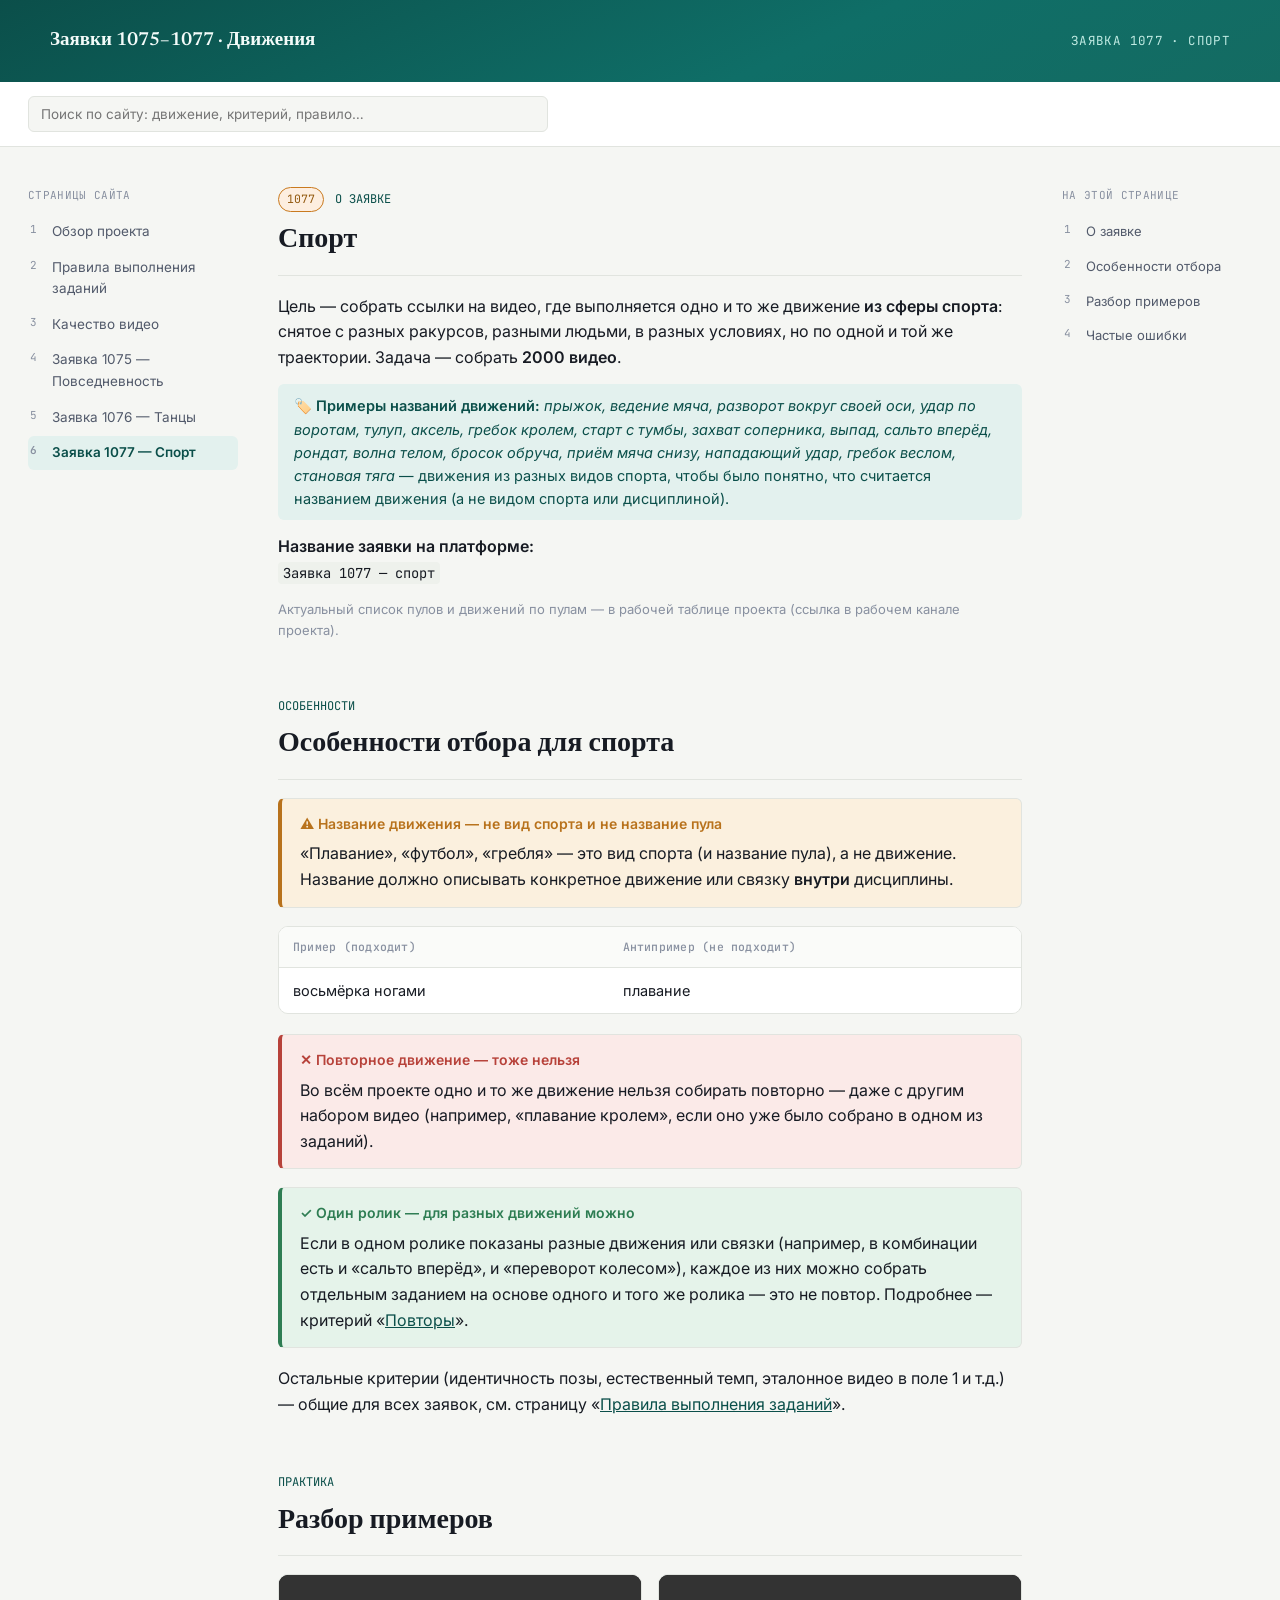
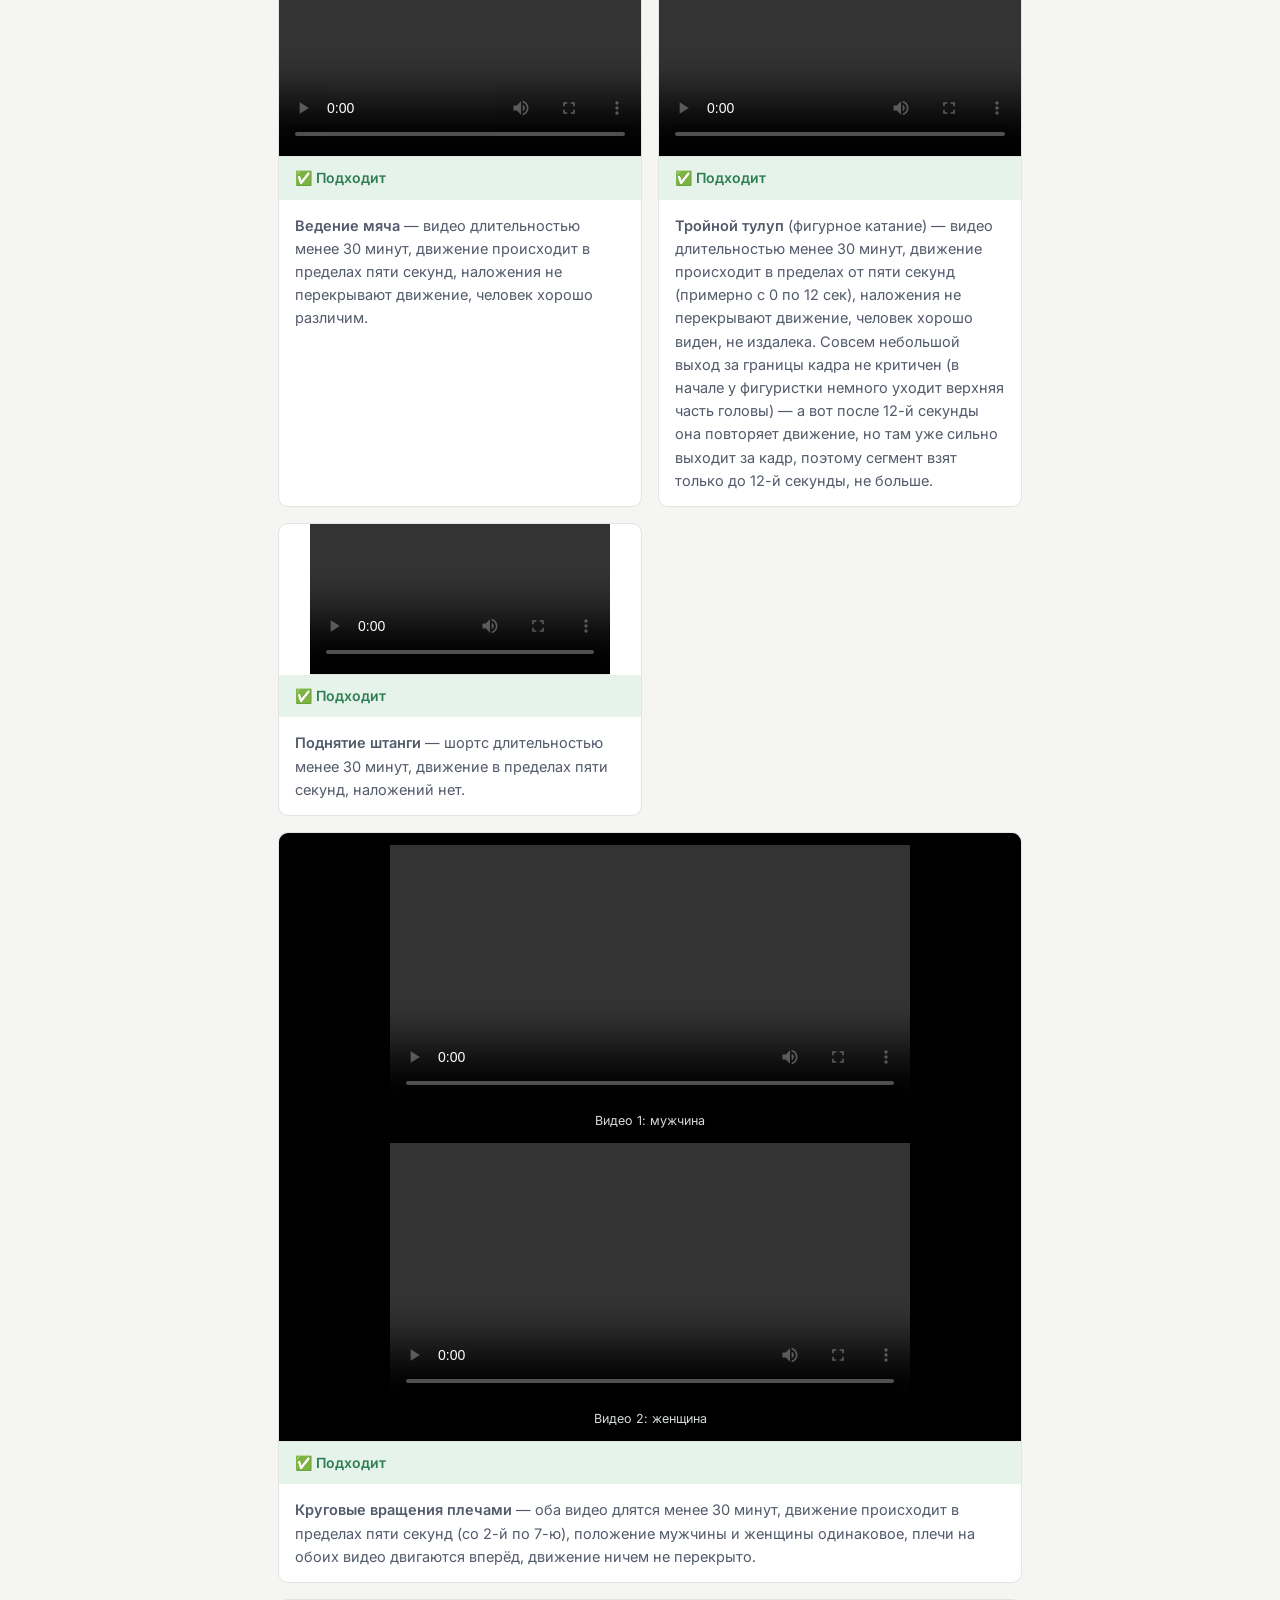
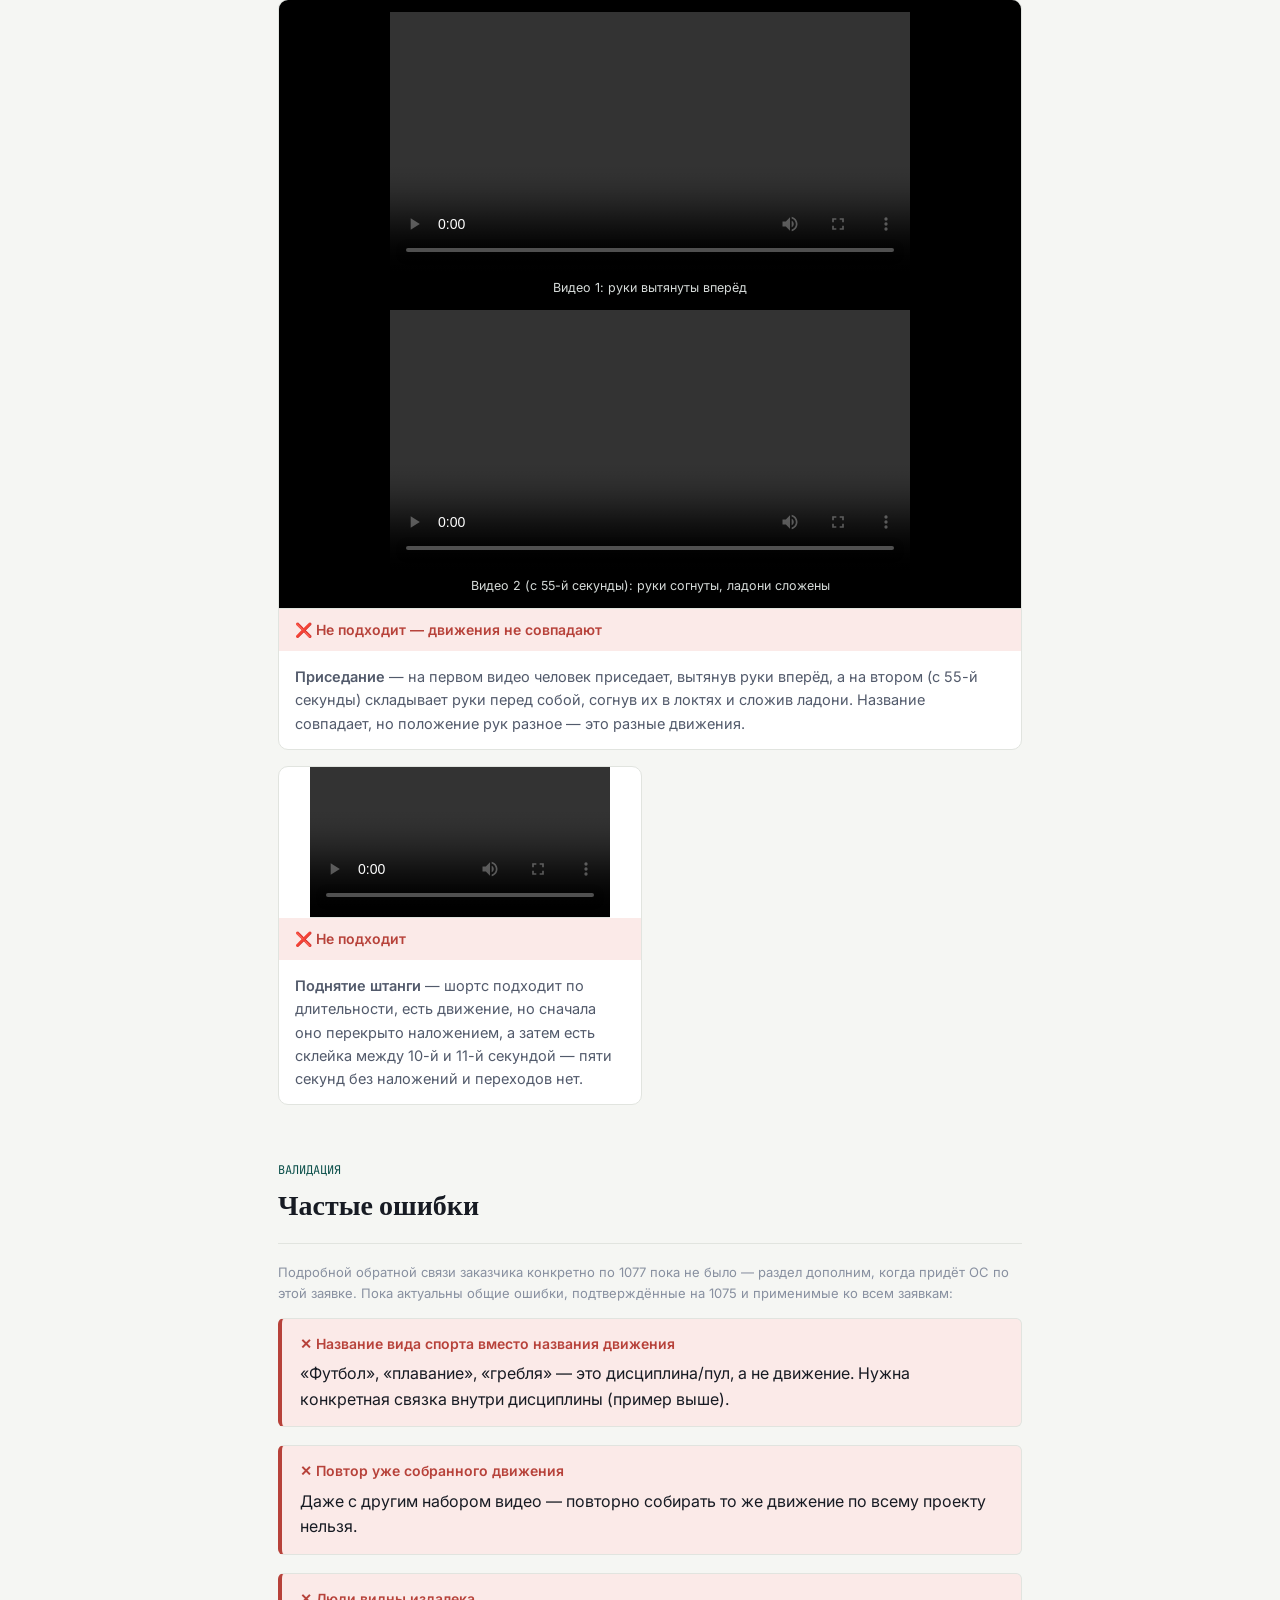
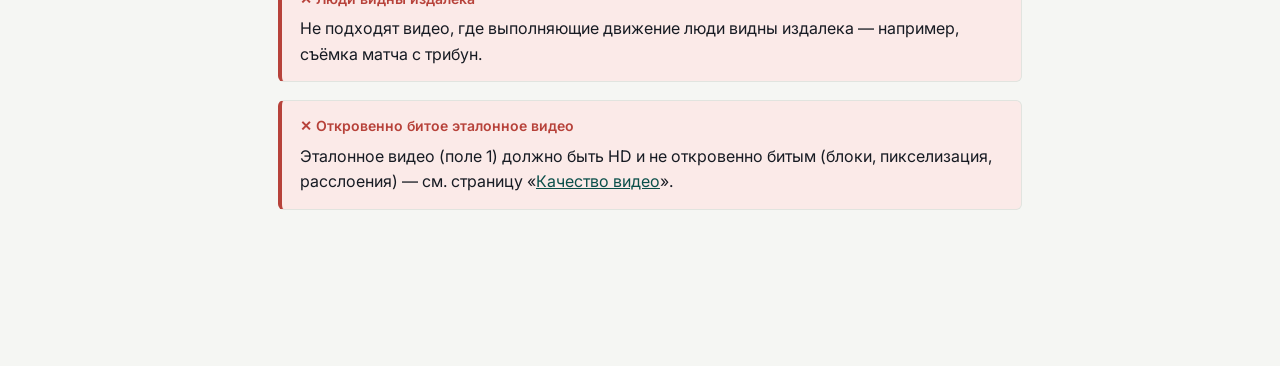
<file: site/request-1077.html>
<!DOCTYPE html>
<html lang="ru">
<head>
<meta charset="UTF-8">
<meta name="viewport" content="width=device-width, initial-scale=1.0">
<title>Заявка 1077 — Спорт · Заявки 1075–1077</title>
<link rel="preconnect" href="https://fonts.googleapis.com">
<link href="https://fonts.googleapis.com/css2?family=Newsreader:ital,opsz,wght@0,6..72,400;0,6..72,500;0,6..72,600;0,6..72,700;1,6..72,500&family=Inter:wght@400;500;600;700&family=JetBrains+Mono:wght@500&display=swap" rel="stylesheet">
<link rel="stylesheet" href="assets/style.css">
</head>
<body>

<header class="page-header">
  <div class="page-header-inner">
    <a class="brand" href="overview.html">Заявки 1075–1077 · Движения</a>
    <span class="page-title">ЗАЯВКА 1077 · СПОРТ</span>
  </div>
</header>

<div class="search-bar">
  <div class="search-bar-inner">
    <input type="search" id="site-search-input" class="search-input" placeholder="Поиск по сайту: движение, критерий, правило…" autocomplete="off" aria-label="Поиск по сайту">
    <div id="site-search-results" class="search-results" role="listbox" hidden></div>
  </div>
</div>

<div class="layout">
  <nav class="toc site-nav" aria-label="Страницы сайта">
    <div class="toc-title">СТРАНИЦЫ САЙТА</div>
    <ol>
      <li><a href="overview.html">Обзор проекта</a></li>
      <li><a href="criteria.html">Правила выполнения заданий</a></li>
      <li><a href="blockiness.html">Качество видео</a></li>
      <li><a href="request-1075.html">Заявка 1075 — Повседневность</a></li>
      <li><a href="request-1076.html">Заявка 1076 — Танцы</a></li>
      <li><a href="request-1077.html" class="active">Заявка 1077 — Спорт</a></li>
    </ol>
  </nav>

  <main>

    <section id="about">
      <p class="eyebrow"><span class="tag t1077">1077</span> О ЗАЯВКЕ</p>
      <h2>Спорт</h2>
      <p>Цель — собрать ссылки на видео, где выполняется одно и то же движение <strong>из сферы спорта</strong>: снятое с разных ракурсов, разными людьми, в разных условиях, но по одной и той же траектории. Задача — собрать <strong>2000 видео</strong>.</p>
      <p class="name-examples">🏷️ <strong>Примеры названий движений:</strong> <em>прыжок, ведение мяча, разворот вокруг своей оси, удар по воротам, тулуп, аксель, гребок кролем, старт с тумбы, захват соперника, выпад, сальто вперёд, рондат, волна телом, бросок обруча, приём мяча снизу, нападающий удар, гребок веслом, становая тяга</em> — движения из разных видов спорта, чтобы было понятно, что считается названием движения (а не видом спорта или дисциплиной).</p>
      <p><strong>Название заявки на платформе:</strong><br><code>Заявка 1077 — спорт</code></p>
      <p class="quiet">Актуальный список пулов и движений по пулам — в рабочей таблице проекта (ссылка в рабочем канале проекта).</p>
    </section>

    <section id="specifics">
      <p class="eyebrow">ОСОБЕННОСТИ</p>
      <h2>Особенности отбора для спорта</h2>
      <div class="callout warn">
        <div class="callout-title">⚠ Название движения — не вид спорта и не название пула</div>
        <p>«Плавание», «футбол», «гребля» — это вид спорта (и название пула), а не движение. Название должно описывать конкретное движение или связку <strong>внутри</strong> дисциплины.</p>
      </div>
      <div class="table-wrap">
        <table>
          <thead><tr><th>Пример (подходит)</th><th>Антипример (не подходит)</th></tr></thead>
          <tbody>
            <tr><td>восьмёрка ногами</td><td>плавание</td></tr>
          </tbody>
        </table>
      </div>
      <div class="callout danger">
        <div class="callout-title">✕ Повторное движение — тоже нельзя</div>
        <p>Во всём проекте одно и то же движение нельзя собирать повторно — даже с другим набором видео (например, «плавание кролем», если оно уже было собрано в одном из заданий).</p>
      </div>
      <div class="callout ok">
        <div class="callout-title">✓ Один ролик — для разных движений можно</div>
        <p>Если в одном ролике показаны разные движения или связки (например, в комбинации есть и «сальто вперёд», и «переворот колесом»), каждое из них можно собрать отдельным заданием на основе одного и того же ролика — это не повтор. Подробнее — критерий «<a href="criteria.html#crit-povtory">Повторы</a>».</p>
      </div>
      <p>Остальные критерии (идентичность позы, естественный темп, эталонное видео в поле 1 и т.д.) — общие для всех заявок, см. страницу «<a href="criteria.html">Правила выполнения заданий</a>».</p>
    </section>

    <section id="practice">
      <p class="eyebrow">ПРАКТИКА</p>
      <h2>Разбор примеров</h2>

      <div class="example-grid">
        <div class="example-card pass">
          <video class="media" controls preload="metadata">
            <source src="assets/1077-example-1-dribbling.mp4" type="video/mp4">
          </video>
          <div class="status">✅ Подходит</div>
          <div class="body"><p><strong>Ведение мяча</strong> — видео длительностью менее 30 минут, движение происходит в пределах пяти секунд, наложения не перекрывают движение, человек хорошо различим.</p></div>
        </div>

        <div class="example-card pass">
          <video class="media" controls preload="metadata">
            <source src="assets/1077-example-1b-triple-toeloop.mp4" type="video/mp4">
          </video>
          <div class="status">✅ Подходит</div>
          <div class="body"><p><strong>Тройной тулуп</strong> (фигурное катание) — видео длительностью менее 30 минут, движение происходит в пределах от пяти секунд (примерно с 0 по 12 сек), наложения не перекрывают движение, человек хорошо виден, не издалека. Совсем небольшой выход за границы кадра не критичен (в начале у фигуристки немного уходит верхняя часть головы) — а вот после 12-й секунды она повторяет движение, но там уже сильно выходит за кадр, поэтому сегмент взят только до 12-й секунды, не больше.</p></div>
        </div>

        <div class="example-card pass">
          <video class="media portrait" controls preload="metadata">
            <source src="assets/1077-example-2-deadlift-ok.mp4" type="video/mp4">
          </video>
          <div class="status">✅ Подходит</div>
          <div class="body"><p><strong>Поднятие штанги</strong> — шортс длительностью менее 30 минут, движение в пределах пяти секунд, наложений нет.</p></div>
        </div>

        <div class="example-card pass wide">
          <div class="media-pair">
            <figure>
              <video controls preload="metadata" src="assets/1077-example-3-shoulder-circles.mp4"></video>
              <figcaption>Видео 1: мужчина</figcaption>
            </figure>
            <figure>
              <video controls preload="metadata" src="assets/1077-example-3-shoulder-circles-2.mp4"></video>
              <figcaption>Видео 2: женщина</figcaption>
            </figure>
          </div>
          <div class="status">✅ Подходит</div>
          <div class="body"><p><strong>Круговые вращения плечами</strong> — оба видео длятся менее 30 минут, движение происходит в пределах пяти секунд (со 2-й по 7-ю), положение мужчины и женщины одинаковое, плечи на обоих видео двигаются вперёд, движение ничем не перекрыто.</p></div>
        </div>

        <div class="example-card fail wide">
          <div class="media-pair">
            <figure>
              <video class="portrait" controls preload="metadata" src="assets/1077-example-5-1.mp4"></video>
              <figcaption>Видео 1: руки вытянуты вперёд</figcaption>
            </figure>
            <figure>
              <video controls preload="metadata" src="assets/1077-example-5-2.mp4#t=55"></video>
              <figcaption>Видео 2 (с 55-й секунды): руки согнуты, ладони сложены</figcaption>
            </figure>
          </div>
          <div class="status">❌ Не подходит — движения не совпадают</div>
          <div class="body"><p><strong>Приседание</strong> — на первом видео человек приседает, вытянув руки вперёд, а на втором (с 55-й секунды) складывает руки перед собой, согнув их в локтях и сложив ладони. Название совпадает, но положение рук разное — это разные движения.</p></div>
        </div>

        <div class="example-card fail">
          <video class="media portrait" controls preload="metadata">
            <source src="assets/1077-example-3-deadlift-fail.mp4" type="video/mp4">
          </video>
          <div class="status">❌ Не подходит</div>
          <div class="body"><p><strong>Поднятие штанги</strong> — шортс подходит по длительности, есть движение, но сначала оно перекрыто наложением, а затем есть склейка между 10-й и 11-й секундой — пяти секунд без наложений и переходов нет.</p></div>
        </div>
      </div>
    </section>

    <section id="mistakes">
      <p class="eyebrow">ВАЛИДАЦИЯ</p>
      <h2>Частые ошибки</h2>
      <p class="quiet">Подробной обратной связи заказчика конкретно по 1077 пока не было — раздел дополним, когда придёт ОС по этой заявке. Пока актуальны общие ошибки, подтверждённые на 1075 и применимые ко всем заявкам:</p>
      <div class="callout danger">
        <div class="callout-title">✕ Название вида спорта вместо названия движения</div>
        <p>«Футбол», «плавание», «гребля» — это дисциплина/пул, а не движение. Нужна конкретная связка внутри дисциплины (пример выше).</p>
      </div>
      <div class="callout danger">
        <div class="callout-title">✕ Повтор уже собранного движения</div>
        <p>Даже с другим набором видео — повторно собирать то же движение по всему проекту нельзя.</p>
      </div>
      <div class="callout danger">
        <div class="callout-title">✕ Люди видны издалека</div>
        <p>Не подходят видео, где выполняющие движение люди видны издалека — например, съёмка матча с трибун.</p>
      </div>
      <div class="callout danger">
        <div class="callout-title">✕ Откровенно битое эталонное видео</div>
        <p>Эталонное видео (поле 1) должно быть HD и не откровенно битым (блоки, пикселизация, расслоения) — см. страницу «<a href="blockiness.html">Качество видео</a>».</p>
      </div>
    </section>

  </main>

  <nav class="toc page-nav" aria-label="На этой странице">
    <div class="toc-title">НА ЭТОЙ СТРАНИЦЕ</div>
    <ol>
      <li><a href="#about">О заявке</a></li>
      <li><a href="#specifics">Особенности отбора</a></li>
      <li><a href="#practice">Разбор примеров</a></li>
      <li><a href="#mistakes">Частые ошибки</a></li>
    </ol>
  </nav>
</div>

<script src="assets/search-index.js"></script>
<script src="assets/search.js" defer></script>
</body>
</html>
</file>
<file: site/assets/style.css>
:root{
  --bg:#F5F6F3;
  --surface:#FFFFFF;
  --ink:#171B23;
  --ink-soft:#525A6B;
  --ink-faint:#8890A0;
  --line:#E1E4DF;
  --teal:#0F6E67;
  --teal-dark:#0B4F4A;
  --teal-soft:#E3F1EE;
  --amber:#B8721C;
  --amber-soft:#FBF0DE;
  --red:#B7423A;
  --red-soft:#FBEAE8;
  --ok:#2E7D53;
  --ok-soft:#E5F3EA;
  --radius-s:6px;
  --radius-m:10px;
  --serif:'Newsreader', Georgia, serif;
  --sans:'Inter', -apple-system, BlinkMacSystemFont, 'Segoe UI', sans-serif;
  --mono:'JetBrains Mono', ui-monospace, monospace;
}
*{box-sizing:border-box;}
html{scroll-behavior:smooth;}
body{
  margin:0;
  background:var(--bg);
  color:var(--ink);
  font-family:var(--sans);
  font-size:16px;
  line-height:1.6;
  -webkit-font-smoothing:antialiased;
}
a{color:var(--teal-dark);}
a:focus-visible, button:focus-visible, summary:focus-visible{outline:2px solid var(--teal); outline-offset:2px;}

/* ---------- HERO (только на overview.html) ---------- */
.hero{
  background:linear-gradient(155deg,var(--teal-dark) 0%, var(--teal) 62%, #146B62 100%);
  color:#F3FBF9;
  padding:64px 28px 48px;
  position:relative;
  overflow:hidden;
}
.hero::after{
  content:"";
  position:absolute; inset:0;
  background-image:
    repeating-linear-gradient(90deg, rgba(255,255,255,.05) 0 1px, transparent 1px 64px),
    repeating-linear-gradient(0deg, rgba(255,255,255,.05) 0 1px, transparent 1px 64px);
  opacity:.5;
  pointer-events:none;
}
.hero-inner{max-width:920px; margin:0 auto; position:relative;}
.hero-kicker{
  font-family:var(--mono);
  font-size:12.5px;
  letter-spacing:.03em;
  color:#BFEAE2;
  margin:0 0 14px;
}
.hero h1{
  font-family:var(--serif);
  font-weight:600;
  font-size:clamp(30px, 4.4vw, 46px);
  line-height:1.12;
  margin:0 0 16px;
  max-width:22ch;
}
.hero p.lead{
  font-size:17px;
  max-width:62ch;
  color:#E3F4F0;
  margin:0 0 30px;
}
.hero-stats{
  display:grid;
  grid-template-columns:repeat(auto-fit,minmax(150px,1fr));
  gap:1px;
  background:rgba(255,255,255,.18);
  border:1px solid rgba(255,255,255,.22);
  border-radius:var(--radius-m);
  overflow:hidden;
  max-width:760px;
}
.hero-stat{
  background:rgba(11,79,74,.35);
  padding:16px 18px;
}
.hero-stat .n{font-family:var(--serif); font-size:26px; font-weight:600; display:block;}
.hero-stat .l{font-size:12.5px; color:#BFEAE2;}

/* ---------- PAGE HEADER (на всех остальных страницах) ---------- */
.page-header{
  background:linear-gradient(155deg,var(--teal-dark) 0%, var(--teal) 62%, #146B62 100%);
  color:#F3FBF9;
  padding:26px 28px;
}
.page-header-inner{
  max-width:1180px; margin:0 auto;
  display:flex; align-items:center; justify-content:space-between; flex-wrap:wrap; gap:10px 24px;
}
.page-header .brand{
  color:#F3FBF9; text-decoration:none;
  font-family:var(--serif); font-weight:600; font-size:19px;
}
.page-header .brand:hover{text-decoration:underline;}
.page-header .page-title{
  font-family:var(--mono); font-size:12.5px; letter-spacing:.03em; color:#BFEAE2;
}

/* ---------- ПОИСК ПО САЙТУ ---------- */
.search-bar{
  background:var(--surface);
  border-bottom:1px solid var(--line);
  padding:14px 28px;
}
.search-bar-inner{
  max-width:1320px; margin:0 auto;
  position:relative;
}
.search-input{
  width:100%; max-width:520px;
  box-sizing:border-box;
  font-family:var(--sans);
  font-size:13.5px;
  padding:9px 12px;
  border:1px solid var(--line);
  border-radius:var(--radius-s);
  background:var(--bg);
  color:var(--ink);
}
.search-input:focus{
  outline:none;
  border-color:var(--teal);
  background:var(--surface);
}
.search-results{
  position:absolute;
  top:calc(100% + 6px);
  left:0;
  width:100%; max-width:520px;
  background:var(--surface);
  border:1px solid var(--line);
  border-radius:var(--radius-m);
  box-shadow:0 8px 24px rgba(23,27,35,.12);
  max-height:380px;
  overflow-y:auto;
  z-index:80;
}
.search-item{
  display:block;
  padding:9px 14px;
  text-decoration:none;
  color:var(--ink);
  border-bottom:1px solid var(--line);
}
.search-item:last-child{border-bottom:none;}
.search-item:hover, .search-item.active{background:var(--teal-soft);}
.search-item .t{display:block; font-size:13.5px; font-weight:500;}
.search-item .p{display:block; font-family:var(--mono); font-size:11px; color:var(--ink-faint); margin-top:2px;}
.search-empty{padding:12px 14px; font-size:13px; color:var(--ink-soft);}

/* ---------- LAYOUT (слева — страницы сайта, справа — разделы этой страницы) ---------- */
.layout{
  max-width:1320px;
  margin:0 auto;
  display:grid;
  grid-template-columns:210px minmax(0,1fr) 190px;
  gap:40px;
  padding:40px 28px 100px;
}
nav.toc{
  position:sticky;
  top:24px;
  align-self:start;
  max-height:calc(100vh - 48px);
  overflow-y:auto;
  font-size:13.5px;
}
nav.toc.page-nav{font-size:13px;}
nav.toc .toc-title{
  font-family:var(--mono);
  font-size:11px;
  color:var(--ink-faint);
  letter-spacing:.03em;
  margin-bottom:10px;
}
nav.toc ol{list-style:none; margin:0; padding:0; counter-reset:toc;}
nav.toc li{counter-increment:toc; margin-bottom:2px;}
nav.toc a{
  display:block;
  text-decoration:none;
  color:var(--ink-soft);
  padding:6px 0 6px 22px;
  position:relative;
  border-left:2px solid transparent;
}
nav.toc a::before{
  content:counter(toc);
  position:absolute; left:0; top:6px;
  font-family:var(--mono);
  font-size:11px;
  color:var(--ink-faint);
  width:16px;
}
nav.toc a:hover{color:var(--teal-dark);}
nav.toc a.active{
  color:var(--teal-dark);
  font-weight:600;
  background:var(--teal-soft);
  border-radius:var(--radius-s);
}
nav.toc .toc-group{margin-top:14px; padding-top:10px; border-top:1px solid var(--line);}
nav.toc li > ol{margin:2px 0 6px;}
nav.toc li > ol a{font-size:12.5px; padding:4px 0 4px 34px;}
nav.toc li > ol a::before{content:"–"; left:20px; top:4px;}

main{min-width:0; max-width:760px;}
section{margin-bottom:56px; scroll-margin-top:20px;}
section > .eyebrow{
  font-family:var(--mono);
  font-size:12px;
  color:var(--teal-dark);
  margin:0 0 6px;
}
h2{
  font-family:var(--serif);
  font-weight:600;
  font-size:28px;
  margin:0 0 18px;
  padding-bottom:12px;
  border-bottom:1px solid var(--line);
}
h3{
  font-family:var(--serif);
  font-weight:600;
  font-size:19px;
  margin:28px 0 10px;
}
p{margin:0 0 14px; color:var(--ink);}
ul, ol{margin:0 0 16px; padding-left:22px;}
li{margin-bottom:6px;}
strong{font-weight:600;}
code{
  font-family:var(--mono);
  font-size:.86em;
  background:#EEF1EC;
  padding:2px 5px;
  border-radius:4px;
}

/* ---------- CALLOUTS ---------- */
.callout{
  border:1px solid var(--line);
  border-left-width:4px;
  border-radius:var(--radius-s);
  padding:14px 18px;
  margin:0 0 18px;
  background:var(--surface);
}
.callout .callout-title{
  font-weight:600;
  font-size:14px;
  display:flex;
  align-items:center;
  gap:8px;
  margin-bottom:6px;
}
.callout p:last-child{margin-bottom:0;}
.callout.info{border-left-color:var(--teal); }
.callout.info .callout-title{color:var(--teal-dark);}
.callout.warn{border-left-color:var(--amber); background:var(--amber-soft);}
.callout.warn .callout-title{color:var(--amber);}
.callout.danger{border-left-color:var(--red); background:var(--red-soft);}
.callout.danger .callout-title{color:var(--red);}
.callout.ok{border-left-color:var(--ok); background:var(--ok-soft);}
.callout.ok .callout-title{color:var(--ok);}
.callout .callout-title.hl, .callout.info .callout-title.hl{
  display:inline-flex;
  background:var(--teal);
  color:#fff;
  padding:5px 12px;
  border-radius:var(--radius-s);
  margin-bottom:10px;
}
.callout.quote{border-left-color:var(--ink-faint);}
.callout.quote .who{font-weight:600; color:var(--ink);}

/* ---------- NAME EXAMPLES CHIP ---------- */
.name-examples{
  display:block;
  background:var(--teal-soft);
  color:var(--teal-dark);
  border-radius:var(--radius-s);
  padding:10px 16px;
  font-size:14.5px;
  margin:0 0 14px;
}
.name-examples strong{color:var(--teal-dark);}
.name-examples em{font-style:italic;}

/* ---------- TABLES ---------- */
.table-wrap{overflow-x:auto; margin:0 0 20px; border:1px solid var(--line); border-radius:var(--radius-m);}
table{width:100%; border-collapse:collapse; background:var(--surface); font-size:14.5px;}
th, td{padding:11px 14px; text-align:left; border-bottom:1px solid var(--line); vertical-align:top;}
th{
  font-family:var(--mono);
  font-weight:500;
  font-size:11.5px;
  color:var(--ink-faint);
  background:#FAFBF9;
  letter-spacing:.02em;
}
tr:last-child td{border-bottom:none;}
td.num{font-family:var(--mono); color:var(--ink-soft); white-space:nowrap;}
th.za, td.za{background:var(--ok-soft);}
th.platname, td.platname{width:260px;}
td.platname code{display:inline-block; word-break:break-all; overflow-wrap:anywhere;}
th.protiv, td.protiv{background:var(--red-soft);}
th.field, td.field{background:#EDEEEA;}
.table-split table, .table-wrap.fixed table{table-layout:fixed;}
.table-split > .table-wrap{margin-bottom:0;}
.table-split > .table-wrap:first-child{border-bottom-left-radius:0; border-bottom-right-radius:0;}
.table-split > .table-wrap:last-child{border-top-left-radius:0; border-top-right-radius:0; margin-bottom:20px;}
.table-split > .table-media{background:var(--surface); border-left:1px solid var(--line); border-right:1px solid var(--line); padding:16px 14px;}
tr[id]{scroll-margin-top:24px;}
h3[id]{scroll-margin-top:20px;}

/* ---------- TAGS / BADGES ---------- */
.tag{
  display:inline-block;
  font-family:var(--mono);
  font-size:11.5px;
  padding:2px 8px;
  border-radius:20px;
  border:1px solid var(--line);
  color:var(--ink-soft);
  margin-right:4px;
}
.tag.t1075{background:var(--teal-soft); border-color:var(--teal); color:var(--teal-dark);}
.tag.t1076{background:#F1E7F7; border-color:#8A56A6; color:#6B3C88;}
.tag.t1077{background:#FDEEE0; border-color:#C97A1F; color:#93590F;}

/* ---------- VERDICT (за / против) ---------- */
.verdict{
  display:inline-flex; align-items:center; gap:6px;
  font-size:13px; font-weight:600; padding:3px 10px; border-radius:20px;
}
.verdict.za{background:var(--ok-soft); color:var(--ok);}
.verdict.protiv{background:var(--red-soft); color:var(--red);}

/* ---------- EXAMPLE CARDS ---------- */
.example-grid{display:grid; grid-template-columns:1fr 1fr; gap:16px; margin-bottom:18px;}
.example-grid.cols-3{grid-template-columns:1fr 1fr 1fr;}
@media (max-width:640px){.example-grid, .example-grid.cols-3{grid-template-columns:1fr;}}
@media (max-width:900px){.example-grid.cols-3{grid-template-columns:1fr 1fr;}}
.example-card{
  border:1px solid var(--line);
  border-radius:var(--radius-m);
  overflow:hidden;
  background:var(--surface);
}
.example-card .status{
  padding:10px 16px;
  font-weight:600;
  font-size:14px;
  display:flex; align-items:center; gap:8px;
}
.example-card.pass .status{background:var(--ok-soft); color:var(--ok);}
.example-card.fail .status{background:var(--red-soft); color:var(--red);}
.example-card .body{padding:14px 16px;}
.example-card .body p{margin:0; font-size:14.5px; color:var(--ink-soft);}
.example-card .media{display:block; width:100%; border-bottom:1px solid var(--line); background:#000;}
.example-card video, .example-card img{display:block; width:100%; height:auto;}
.example-card video.portrait{width:auto; max-width:100%; max-height:460px; margin:0 auto; background:#000;}
.example-card.wide{grid-column:1 / -1;}
.media-pair{display:flex; flex-wrap:wrap; justify-content:center; align-items:flex-end; gap:12px; padding:12px; background:#000; border-bottom:1px solid var(--line);}
.media-pair figure{margin:0; max-width:100%;}
.media-pair video{display:block; width:auto; height:260px; max-width:100%; background:#000;}
.media-pair figcaption{color:#D5DAD8; font-size:12.5px; margin-top:6px; text-align:center;}
.example-card iframe.media{width:100%; aspect-ratio:16/9; border:0; background:#000;}
.example-card iframe.media.portrait{width:auto; height:460px; max-width:100%; aspect-ratio:9/16; margin:0 auto; display:block;}
.table-wrap.compact table{font-size:12.5px;}
.table-wrap.compact th, .table-wrap.compact td{padding:8px 10px;}

/* ---------- ZOOM ON HOVER ---------- */
.zoom-wrap{position:relative; overflow:visible;}
.zoom-wrap img{
  display:block; width:100%;
  border-radius:var(--radius-m); border:1px solid var(--line);
  background:var(--surface);
  transition:transform .2s ease, box-shadow .2s ease;
  transform-origin:center center;
  position:relative; z-index:1;
  cursor:zoom-in;
}
.zoom-wrap:hover img{
  transform:scale(1.9);
  z-index:5;
  box-shadow:0 16px 40px rgba(0,0,0,.28);
}
.zoom-wrap figcaption{margin-top:8px;}

/* ---------- FLOW STEPS ---------- */
.flow{
  display:flex; flex-wrap:wrap; gap:0;
  margin:0 0 20px;
  counter-reset:flow;
}
.flow-step{
  flex:1 1 150px;
  background:var(--surface);
  border:1px solid var(--line);
  padding:16px;
  position:relative;
  counter-increment:flow;
}
.flow-step:not(:last-child)::after{
  content:"→";
  position:absolute; right:-13px; top:50%; transform:translateY(-50%);
  color:var(--ink-faint); font-size:16px; z-index:2; background:var(--bg);
  width:24px; text-align:center;
}
@media (max-width:640px){
  .flow{flex-direction:column;}
  .flow-step:not(:last-child)::after{content:"↓"; right:auto; left:16px; top:auto; bottom:-13px; transform:none;}
}
.flow-step .num{
  font-family:var(--mono); font-size:11px; color:var(--teal-dark);
}
.flow-step .num::before{content:counter(flow) "  ";}
.flow-step h4{margin:6px 0 4px; font-size:14.5px; font-weight:600;}
.flow-step p{margin:0; font-size:13px; color:var(--ink-soft);}

/* ---------- DETAILS / FAQ ---------- */
details{
  border:1px solid var(--line);
  border-radius:var(--radius-s);
  background:var(--surface);
  margin-bottom:10px;
  padding:0;
}
summary{
  cursor:pointer;
  padding:13px 16px;
  font-weight:600;
  font-size:14.5px;
  list-style:none;
  display:flex;
  justify-content:space-between;
  align-items:center;
  gap:10px;
}
summary::-webkit-details-marker{display:none;}
summary::after{content:"+"; font-size:18px; color:var(--ink-faint); font-weight:400;}
details[open] summary::after{content:"–";}
details .faq-body{padding:0 16px 16px; color:var(--ink-soft); font-size:14.5px;}
details .faq-body p:last-child{margin-bottom:0;}

/* ---------- MISC ---------- */
.divider{height:1px; background:var(--line); margin:40px 0;}
.person{font-weight:600; color:var(--ink);}
.quiet{color:var(--ink-faint); font-size:13px;}
.img-caption{font-family:var(--mono); font-size:13px; color:var(--ink-soft); margin:8px 0 0;}
.status-badge{display:inline-block; padding:2px 8px; border-radius:var(--radius-s); font-weight:600; margin-right:6px;}
.status-badge.pass{background:var(--ok-soft); color:var(--ok);}
.status-badge.fail{background:var(--red-soft); color:var(--red);}
footer{
  max-width:760px; margin:0 auto; padding:0 28px 60px 28px;
}
.top-link{font-size:12.5px; color:var(--ink-faint); text-decoration:none;}

@media (max-width:1000px){
  .layout{grid-template-columns:1fr; padding-top:24px;}
  nav.toc{position:relative; top:0; max-height:none; margin-bottom:8px; border:1px solid var(--line); border-radius:var(--radius-m); padding:14px 16px; background:var(--surface);}
  nav.toc.site-nav{order:1;}
  nav.toc.page-nav{order:2;}
  main{order:3;}
}
</file>
